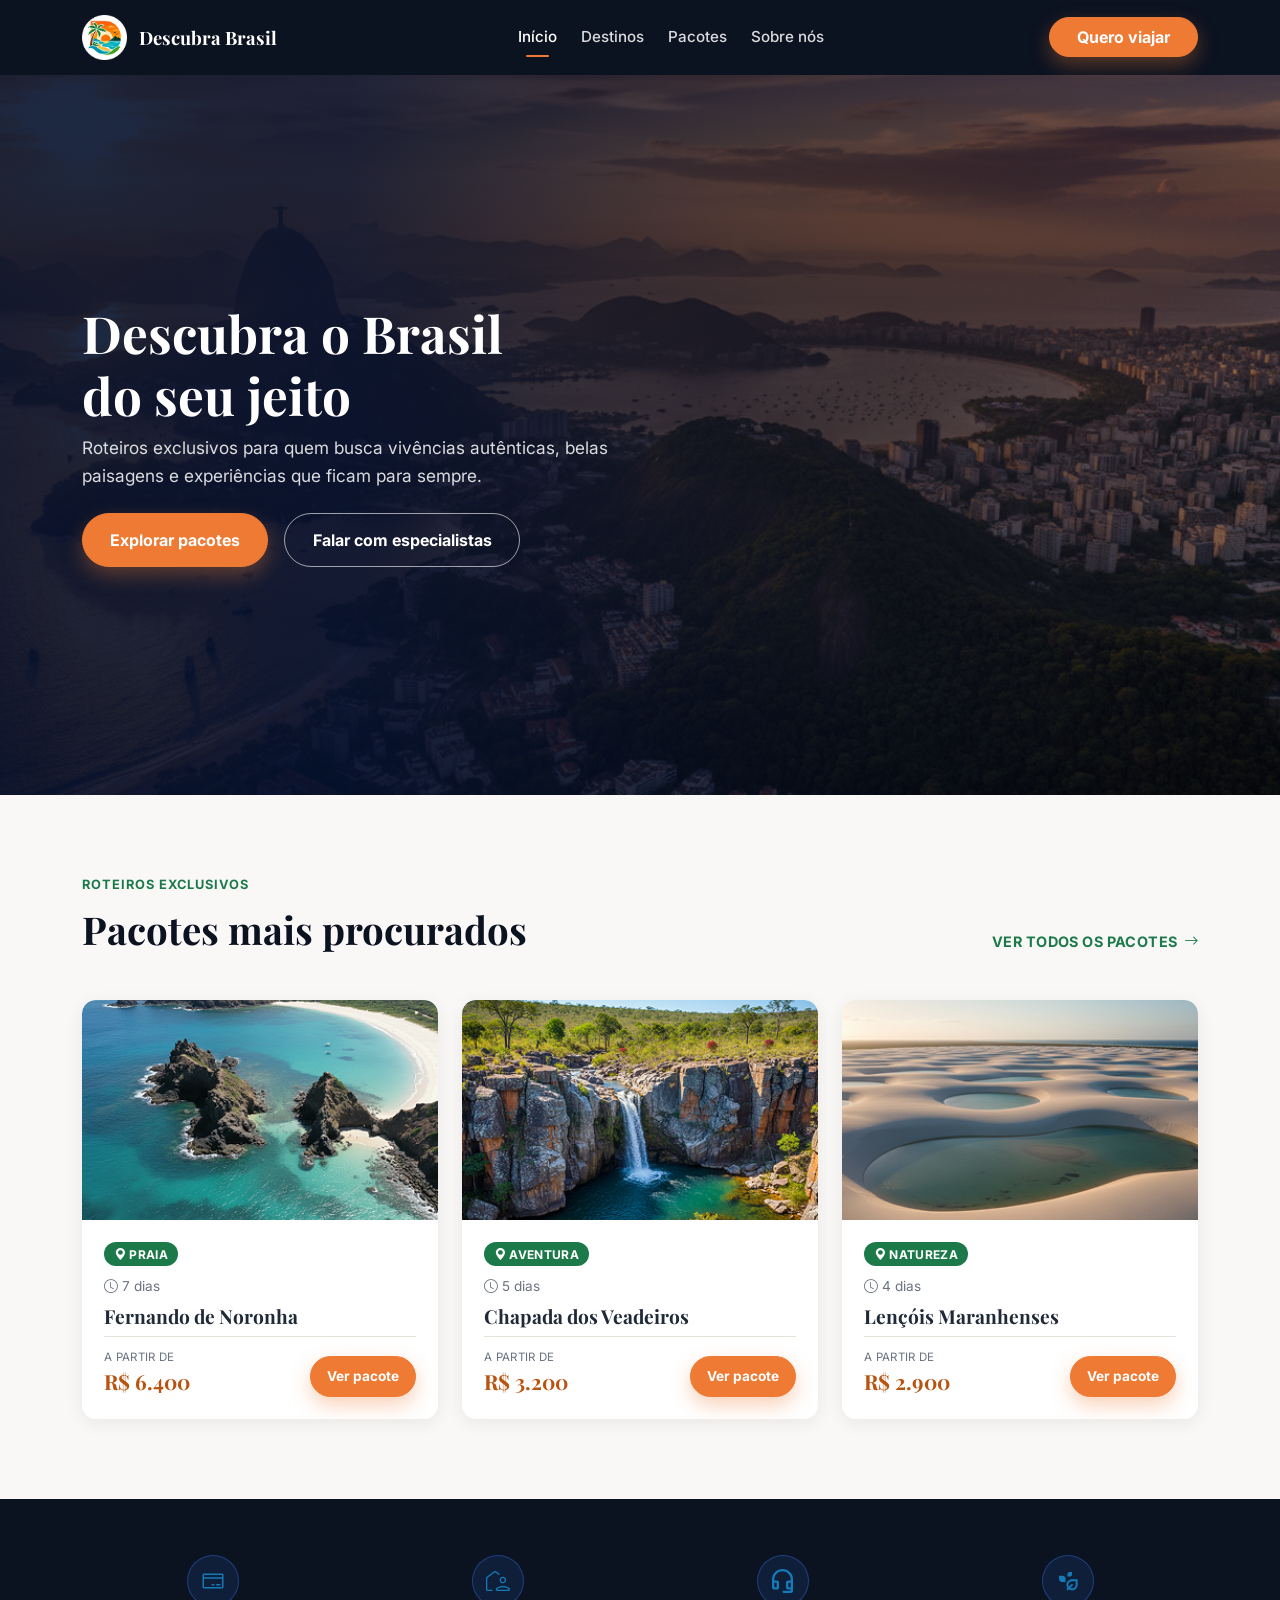
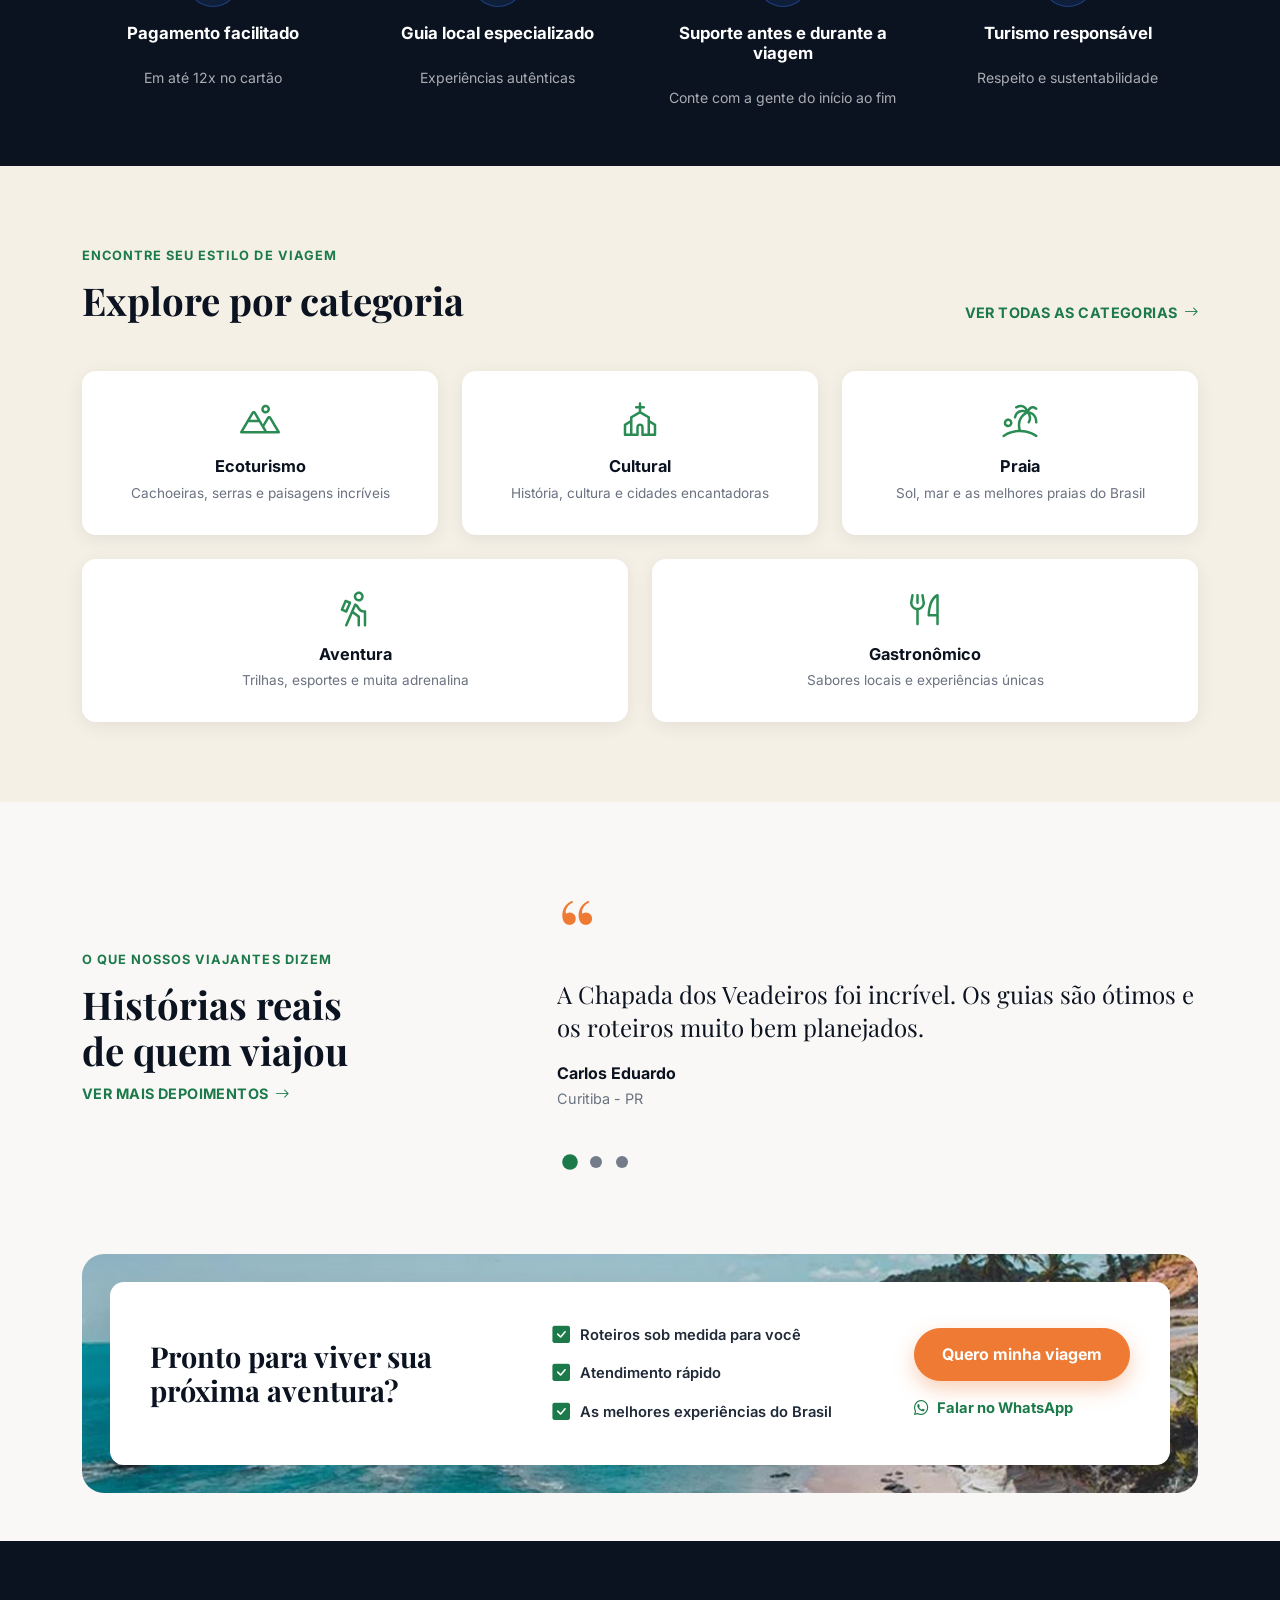
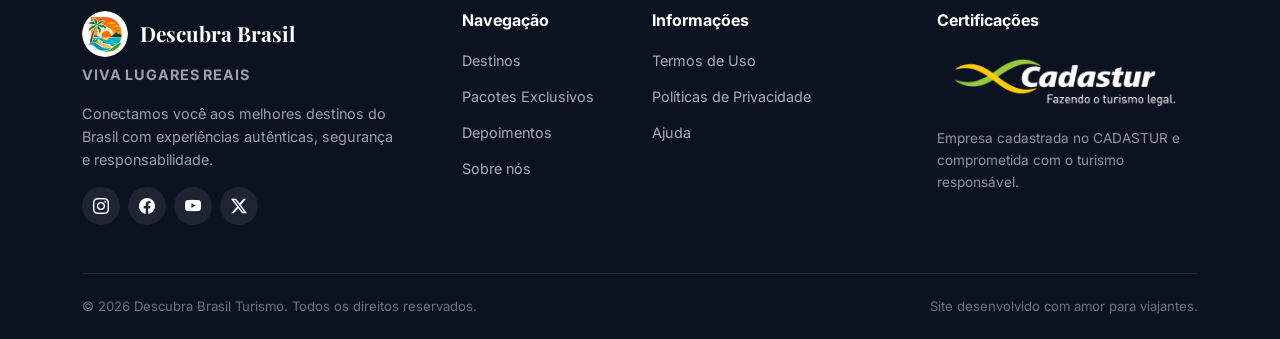
<file: index.html>
<!DOCTYPE html>
<html lang="pt-BR">
<head>
    <meta charset="UTF-8">
    <meta name="viewport" content="width=device-width, initial-scale=1.0">
    <title>Descubra Brasil | Agência de turismo e pacotes de viagem pelo Brasil</title>
    <meta name="description" content="Roteiros exclusivos para conhecer o Brasil com segurança e autenticidade. Descubra pacotes de ecoturismo, praia, cultura, aventura e gastronomia com a Descubra Brasil.">
    <meta name="keywords" content="turismo no brasil, pacotes de viagem, passeios, ecoturismo, praias do brasil, viagens nacionais">
    <link rel="canonical" href="https://www.descubrabrasil.com.br/">
    <meta property="og:title" content="Descubra Brasil | Viva lugares reais">
    <meta property="og:description" content="Roteiros exclusivos para quem busca vivências autênticas, belas paisagens e experiências que ficam para sempre.">
    <meta property="og:image" content="img/home/imgHero.png">
    <meta property="og:type" content="website">
    <meta property="og:locale" content="pt_BR">
    <link rel="icon" href="img/geral/LogoAgencia.png" type="image/png">
    <link rel="preconnect" href="https://fonts.googleapis.com">
    <link href="https://fonts.googleapis.com/css2?family=Playfair+Display:wght@600;700&family=Inter:wght@400;500;600;700&family=Sacramento&display=swap" rel="stylesheet">
    <link rel="stylesheet" href="https://cdn.jsdelivr.net/npm/bootstrap@5.3.3/dist/css/bootstrap.min.css">
    <link rel="stylesheet" href="https://cdn.jsdelivr.net/npm/bootstrap-icons@1.11.3/font/bootstrap-icons.min.css">
    <link rel="stylesheet" href="css/style.css">
</head>
<body>

    <header class="cabecalho">
        <nav class="navbar navbar-expand-lg navbar-dark navbar-descubra">
            <div class="container">
                <a class="navbar-brand" href="index.html">
                    <img src="img/geral/LogoAgencia.png" alt="" width="45" height="45">
                    <span>Descubra Brasil</span>
                </a>
                <button class="navbar-toggler" type="button" data-bs-toggle="collapse" data-bs-target="#navPrincipal"
                    aria-controls="navPrincipal" aria-expanded="false" aria-label="Abrir menu de navegação">
                    <span class="navbar-toggler-icon"></span>
                </button>
                <div class="collapse navbar-collapse" id="navPrincipal">
                    <ul class="navbar-nav mx-auto mb-2 mb-lg-0 gap-lg-2">
                        <li class="nav-item"><a class="nav-link active" aria-current="page" href="index.html">Início</a>
                        </li>
                        <li class="nav-item"><a class="nav-link" href="destinos.html">Destinos</a></li>
                        <li class="nav-item"><a class="nav-link" href="pacotes.html">Pacotes</a></li>
                        <li class="nav-item"><a class="nav-link" href="sobre.html">Sobre nós</a></li>
                    </ul>
                    <a href="pacotes.html" class="btn btn-primary nav-btn">Quero viajar</a>
                </div>
            </div>
        </nav>
    </header>

    <main id="conteudo-principal" tabindex="-1">

        <section class="hero fundoI">
            <div class="container">
                <div class="hero-conteudo">
                    <h1>Descubra o Brasil<br>do seu jeito</h1>
                    <p class="hero-texto mb-4">Roteiros exclusivos para quem busca vivências autênticas, belas paisagens
                        e experiências que ficam para sempre.</p>
                    <div class="d-flex flex-column flex-sm-row gap-3">
                        <a href="pacotes.html" class="btn btn-primary">Explorar pacotes</a>
                        <a href="https://wa.me/5500000000000" class="btn btn-outline-light" target="_blank"
                            rel="noopener">Falar com especialistas</a>
                    </div>
                </div>
            </div>
        </section>

        <section class="secao" aria-labelledby="titulo-pacotes-populares">
            <div class="container">
                <div class="d-flex justify-content-between align-items-end flex-wrap gap-3 mb-5">
                    <div>
                        <span class="eyebrow">Roteiros exclusivos</span>
                        <h2 id="titulo-pacotes-populares" class="mb-0">Pacotes mais procurados</h2>
                    </div>
                    <a href="pacotes.html" class="link-ver-mais">Ver todos os pacotes <i
                            class="bi bi-arrow-right"></i></a>
                </div>

                <div class="row g-4 justify-content-center">
                    <div class="col-lg-4 col-md-6">
                        <article class="card card-pacote">
                            <img src="img/home/FernandoNoronha.png" class="card-img-top" alt="Vista aérea das praias e falésias de Fernando de Noronha" loading="lazy">
                            <div class="card-body">
                                <span class="badge badge-categoria"><i class="bi bi-geo-alt-fill"></i>
                                    Praia</span>
                                <div class="duracao mb-2"><i class="bi bi-clock"></i> 7 dias</div>
                                <h3 class="card-title">Fernando de Noronha</h3>
                                <div class="rodape-card d-flex align-items-end justify-content-between gap-2">
                                    <div class="preco-a-partir">
                                        <span>A partir de</span>
                                        <strong>R$ 6.400</strong>
                                    </div>
                                    <a href="pacote.html" class="btn btn-primary">Ver pacote</a>
                                </div>
                            </div>
                        </article>
                    </div>

                    <div class="col-lg-4 col-md-6">
                        <article class="card card-pacote">
                            <img src="img/home/ChapadaVeadeiros.png" class="card-img-top" alt="Cachoeira em meio ao cerrado na Chapada dos Veadeiros" loading="lazy">
                            <div class="card-body">
                                <span class="badge badge-categoria"><i class="bi bi-geo-alt-fill"></i>
                                    Aventura</span>
                                <div class="duracao mb-2"><i class="bi bi-clock"></i> 5 dias</div>
                                <h3 class="card-title">Chapada dos Veadeiros</h3>
                                <div class="rodape-card d-flex align-items-end justify-content-between gap-2">
                                    <div class="preco-a-partir">
                                        <span>A partir de</span>
                                        <strong>R$ 3.200</strong>
                                    </div>
                                    <a href="pacote.html" class="btn btn-primary">Ver pacote</a>
                                </div>
                            </div>
                        </article>
                    </div>

                    <div class="col-lg-4 col-md-6">
                        <article class="card card-pacote">
                            <img src="img/home/LencoisMaranhenses.png" class="card-img-top" alt="Lagoas de água doce entre as dunas dos Lençóis Maranhenses" loading="lazy">
                            <div class="card-body">
                                <span class="badge badge-categoria"><i class="bi bi-geo-alt-fill"></i>
                                    Natureza</span>
                                <div class="duracao mb-2"><i class="bi bi-clock"></i> 4 dias</div>
                                <h3 class="card-title">Lençóis Maranhenses</h3>
                                <div class="rodape-card d-flex align-items-end justify-content-between gap-2">
                                    <div class="preco-a-partir">
                                        <span>A partir de</span>
                                        <strong>R$ 2.900</strong>
                                    </div>
                                    <a href="pacote.html" class="btn btn-primary">Ver pacote</a>
                                </div>
                            </div>
                        </article>
                    </div>
                </div>
            </div>
        </section>


        <section class="barra-beneficios" aria-labelledby="titulo-beneficios">
            <div class="container text-center">
                <div class="row g-4">
                    <div class="col-6 col-lg-3">
                        <div class="item-beneficio d-flex flex-column align-items-center gap-3">
                            <div class="icone-beneficio">
                                <img src="img/home/cartaoIcone.svg" alt="icone de cartão de crédito" width="24" height="24">
                            </div>
                            <h3>Pagamento facilitado</h3>
                            <p>Em até 12x no cartão</p>
                        </div>
                    </div>

                    <div class="col-6 col-lg-3">
                        <div class="item-beneficio d-flex flex-column align-items-center gap-3">
                            <div class="icone-beneficio">
                                <img src="img/home/guiaIcone.svg" alt="icone de guia local" width="24" height="24">
                            </div>
                            <h3>Guia local especializado</h3>
                            <p>Experiências autênticas</p>
                        </div>
                    </div>

                    <div class="col-6 col-lg-3">
                        <div class="item-beneficio d-flex flex-column align-items-center gap-3">
                            <div class="icone-beneficio">
                                <img src="img/home/suporteIcone.svg" alt="icone de suporte" width="24" height="24">
                            </div>
                            <h3>Suporte antes e durante a viagem</h3>
                            <p>Conte com a gente do início ao fim</p>
                        </div>
                    </div>

                    <div class="col-6 col-lg-3">
                        <div class="item-beneficio d-flex flex-column align-items-center gap-3">
                            <div class="icone-beneficio">
                                <img src="img/home/folhaIcone.svg" alt="icone de folha" width="24" height="24">
                            </div>
                            <h3>Turismo responsável</h3>
                            <p>Respeito e sustentabilidade</p>
                        </div>
                    </div>
                </div>
            </div>
        </section>


        <section class="secao secao-categorias" aria-labelledby="titulo-categorias">
            <div class="container">
                <div class="d-flex justify-content-between align-items-end flex-wrap gap-3 mb-5">
                    <div>
                        <span class="eyebrow">Encontre seu estilo de viagem</span>
                        <h2 id="titulo-categorias" class="mb-0">Explore por categoria</h2>
                    </div>
                    <a href="pacotes.html" class="link-ver-mais">Ver todas as categorias <i class="bi bi-arrow-right"></i></a>
                </div>

                <div class="row g-4 justify-content-center">
                    <div class="col-sm-6 col-lg-4">
                        <a href="pacotes.html#ecoturismo" class="card-categoria">
                            <img src="img/home/MontanhaIcone.svg" alt="Icone de Montanha representando ecoturismo" width="40" height="40">
                            <h3>Ecoturismo</h3>
                            <p>Cachoeiras, serras e paisagens incríveis</p>
                        </a>
                    </div>
                    <div class="col-sm-6 col-lg-4">
                        <a href="pacotes.html#cultural" class="card-categoria">
                            <img src="img/home/culturaIcone.svg" alt="Icone de Cultura representando turismo cultural" width="40" height="40">
                            <h3>Cultural</h3>
                            <p>História, cultura e cidades encantadoras</p>
                        </a>
                    </div>
                    <div class="col-sm-6 col-lg-4">
                        <a href="pacotes.html#praia" class="card-categoria">
                            <img src="img/home/PraiaIcone.svg" alt="Icone de Praia representando turismo de praia" width="40" height="40">
                            <h3>Praia</h3>
                            <p>Sol, mar e as melhores praias do Brasil</p>
                        </a>
                    </div>
                    <div class="col-sm-6 col-lg-6">
                        <a href="pacotes.html#aventura" class="card-categoria">
                            <img src="img/home/aventuraIcone.svg" alt="Icone de Aventura representando turismo de aventura" width="40" height="40">
                            <h3>Aventura</h3>
                            <p>Trilhas, esportes e muita adrenalina</p>
                        </a>
                    </div>
                    <div class="col-sm-6 col-lg-6">
                        <a href="pacotes.html#gastronomico" class="card-categoria">
                            <img src="img/home/comidaIcone.svg" alt="Icone de Comida representando turismo gastronômico" width="40" height="40">
                            <h3>Gastronômico</h3>
                            <p>Sabores locais e experiências únicas</p>
                        </a>
                    </div>
                </div>
            </div>
        </section>

        <section class="secao" aria-labelledby="titulo-depoimentos">
            <div class="container">
                <div class="row align-items-center g-4">
                    <div class="col-lg-5">
                        <span class="eyebrow">O que nossos viajantes dizem</span>
                        <h2 id="titulo-depoimentos">Histórias reais<br>de quem viajou</h2>
                        <a href="sobre.html#depoimentos" class="link-ver-mais">Ver mais depoimentos <i
                                class="bi bi-arrow-right"></i></a>
                    </div>

                    <div class="col-lg-7">
                        <span class="aspas" aria-hidden="true">&ldquo;</span>

                        <div id="carrosselDepoimentos" class="carousel slide carousel-depoimento"
                            data-bs-ride="carousel" data-bs-interval="7000">
                            <div class="carousel-inner">
                                <div class="carousel-item active">
                                    <blockquote class="mb-3">A Chapada dos Veadeiros foi incrível. Os guias são ótimos e
                                        os roteiros muito bem planejados.</blockquote>
                                    <p class="autor-nome">Carlos Eduardo</p>
                                    <p class="autor-local">Curitiba - PR</p>
                                </div>
                                <div class="carousel-item">
                                    <blockquote class="mb-3">Foi tudo perfeito! A equipe cuidou de cada detalhe e a
                                        viagem superou todas as expectativas.</blockquote>
                                    <p class="autor-nome">Juliana Martins</p>
                                    <p class="autor-local">São Paulo - SP</p>
                                </div>
                                <div class="carousel-item">
                                    <blockquote class="mb-3">Já quero minha próxima viagem! Atendimento impecável do
                                        início ao fim.</blockquote>
                                    <p class="autor-nome">Eliana Lopes</p>
                                    <p class="autor-local">Vitória - ES</p>
                                </div>
                            </div>
                            <div class="carousel-indicators">
                                <button type="button" data-bs-target="#carrosselDepoimentos" data-bs-slide-to="0"
                                    class="active" aria-current="true" aria-label="Depoimento 1"></button>
                                <button type="button" data-bs-target="#carrosselDepoimentos" data-bs-slide-to="1"
                                    aria-label="Depoimento 2"></button>
                                <button type="button" data-bs-target="#carrosselDepoimentos" data-bs-slide-to="2"
                                    aria-label="Depoimento 3"></button>
                            </div>
                        </div>
                    </div>
                </div>
            </div>
        </section>


        <section class="pb-5" aria-labelledby="titulo-cta-final-sobre">
            <div class="container">
                <div class="cta-final-caixa">
                    <div class="cta-final-painel d-flex align-items-center justify-content-between flex-wrap gap-4">

                        <h2 id="titulo-cta-final-sobre" class="mb-0 cta-final-titulo">
                            Pronto para viver sua próxima aventura?
                        </h2>

                        <ul class="lista-check">
                            <li><i class="bi bi-check-square-fill"></i> Roteiros sob medida para você</li>
                            <li><i class="bi bi-check-square-fill"></i> Atendimento rápido</li>
                            <li><i class="bi bi-check-square-fill"></i> As melhores experiências do Brasil</li>
                        </ul>

                        <div class="d-flex flex-column align-items-center align-items-md-start gap-3">
                            <a href="pacotes.html" class="btn btn-primary">Quero minha viagem</a>

                            <a href="https://wa.me/5500000000000" class="link-whatsapp" target="_blank" rel="noopener">
                                <i class="bi bi-whatsapp"></i> Falar no WhatsApp
                            </a>
                        </div>

                    </div>
                </div>
            </div>
        </section>
    </main>



    <footer class="rodape">
        <div class="container">
            <div class="row gy-5 pb-5 rodape-grade">

                <div class="col-lg-4 col-md-6 rodape-marca h-card text-center text-lg-start">
                    <a href="index.html" class="marca justify-content-center justify-content-lg-start">
                        <img src="img/geral/LogoAgencia.png" alt="Logo da Agência de Viagens Descubra Brasil">
                        <span class="nome-marca p-name">Descubra Brasil</span>
                    </a>

                    <p class="rodape-tagline">Viva lugares reais</p>
                    <p>Conectamos você aos melhores destinos do Brasil com experiências autênticas, segurança e
                        responsabilidade.</p>

                    <div class="rodape-social d-flex justify-content-center justify-content-lg-start gap-2">
                        <a href="https://www.instagram.com/" aria-label="Descubra Brasil no Instagram"><i class="bi bi-instagram"></i></a>
                        <a href="https://www.facebook.com/?locale=pt_BR" aria-label="Descubra Brasil no Facebook"><i class="bi bi-facebook"></i></a>
                        <a href="https://www.youtube.com/" aria-label="Descubra Brasil no YouTube"><i class="bi bi-youtube"></i></a>
                        <a href="https://x.com/?lang=pt" aria-label="Descubra Brasil no X"><i class="bi bi-twitter-x"></i></a>
                    </div>
                </div>

                <div class="col-lg-2 col-md-6 text-center text-lg-start">
                    <h3>Navegação</h3>
                    <nav aria-label="Navegação do rodapé">
                        <ul>
                            <li><a href="destinos.html">Destinos</a></li>
                            <li><a href="pacotes.html">Pacotes Exclusivos</a></li>
                            <li><a href="sobre.html#depoimentos">Depoimentos</a></li>
                            <li><a href="sobre.html">Sobre nós</a></li>
                        </ul>
                    </nav>
                </div>

                <div class="col-lg-3 col-md-6 text-center text-lg-start">
                    <h3>Informações</h3>
                    <nav aria-label="Informações institucionais">
                        <ul>
                            <li><a href="sobre.html">Termos de Uso</a></li>
                            <li><a href="sobre.html">Políticas de Privacidade</a></li>
                            <li><a href="sobre.html">Ajuda</a></li>
                        </ul>
                    </nav>
                </div>

                <div class="col-lg-3 col-md-6 rodape-certificacao text-center text-lg-start">
                    <h3>Certificações</h3>
                    <div class="selo-cadastur mx-auto mx-lg-0" role="img"
                        aria-label="Selo CADASTUR - Ministério do Turismo">
                        <img src="img/geral/logoCadasturB.png" alt="Selo CADASTUR - Ministério do Turismo">
                    </div>
                    <p>Empresa cadastrada no CADASTUR e comprometida com o turismo responsável.</p>
                </div>

            </div>

            <div class="rodape-inferior d-flex justify-content-between align-items-center flex-wrap gap-2 text-center">
                <p class="mb-0">&copy; 2026 Descubra Brasil Turismo. Todos os direitos reservados.</p>
                <p class="mb-0">Site desenvolvido com amor para viajantes.</p>
            </div>
        </div>
    </footer>

    <script src="https://cdn.jsdelivr.net/npm/bootstrap@5.3.3/dist/js/bootstrap.bundle.min.js"></script>
    <script src="js/script.js"></script>
</body>

</html>
</file>
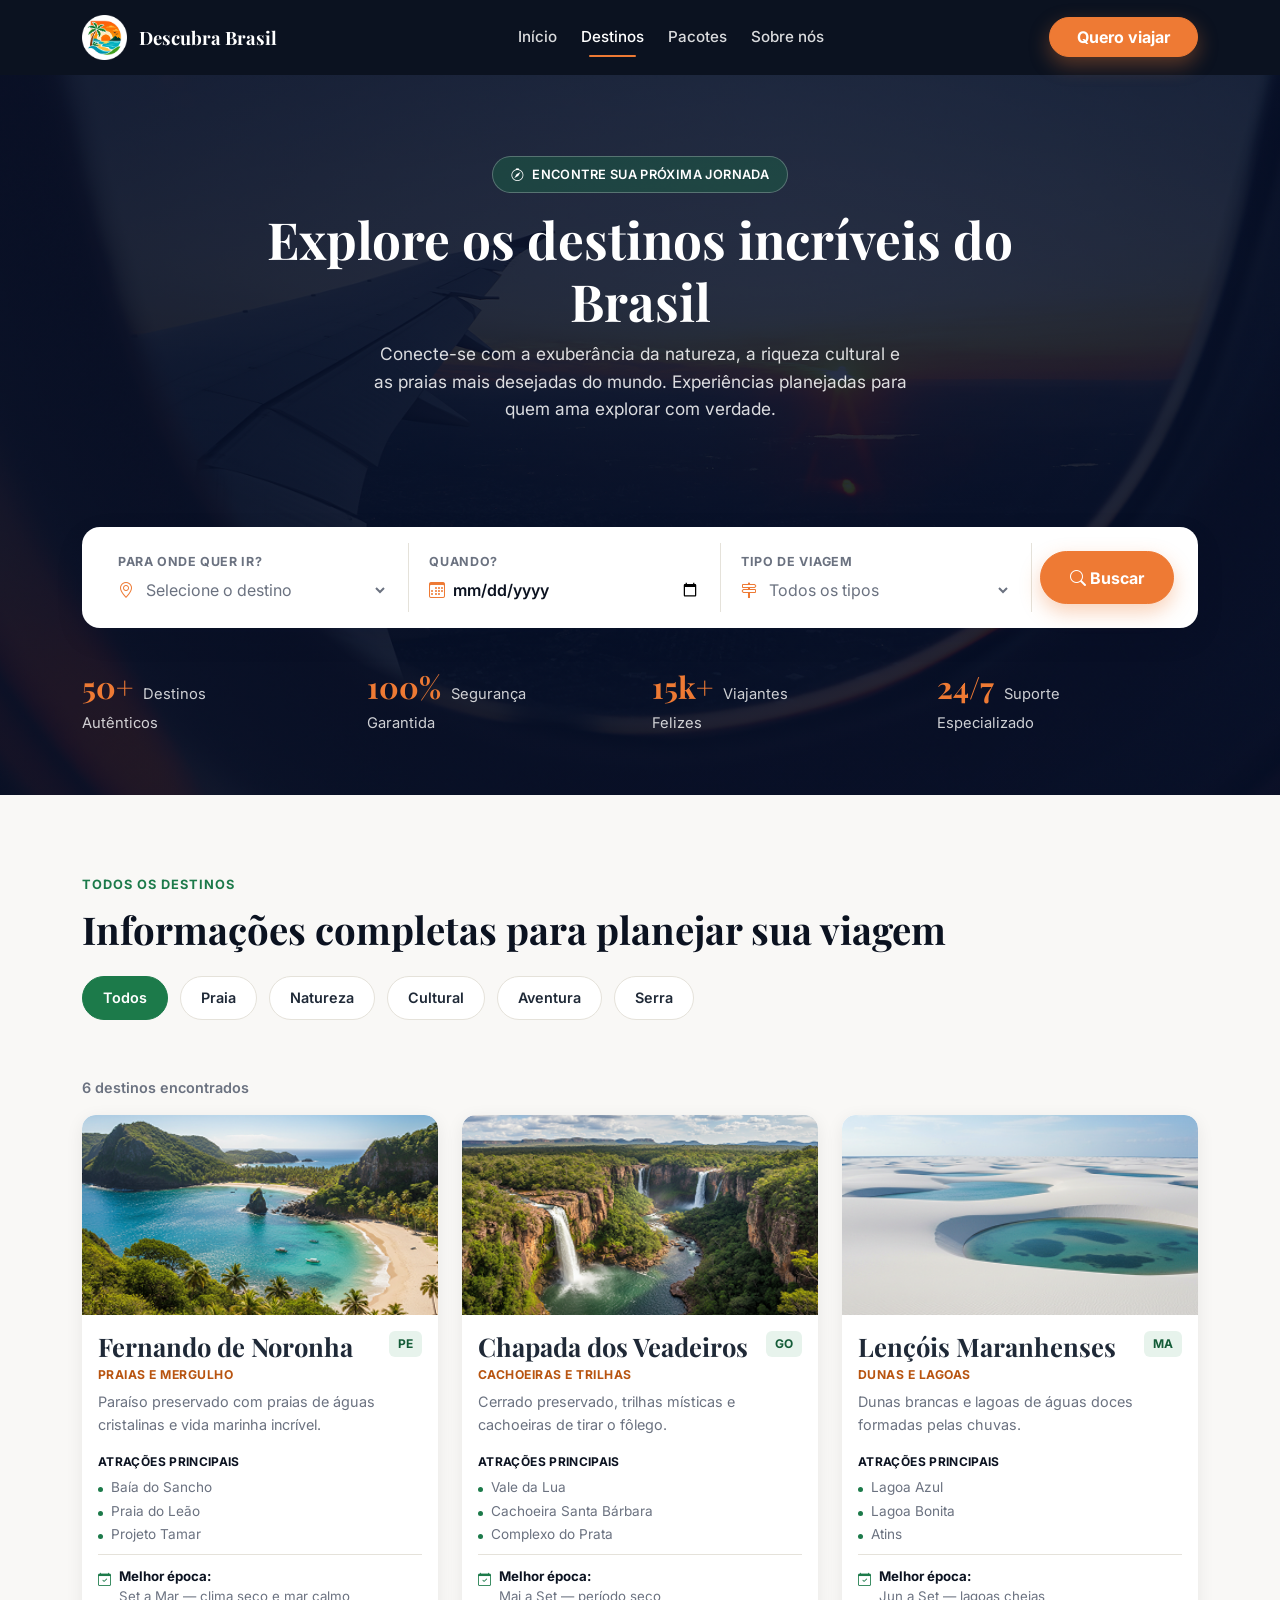
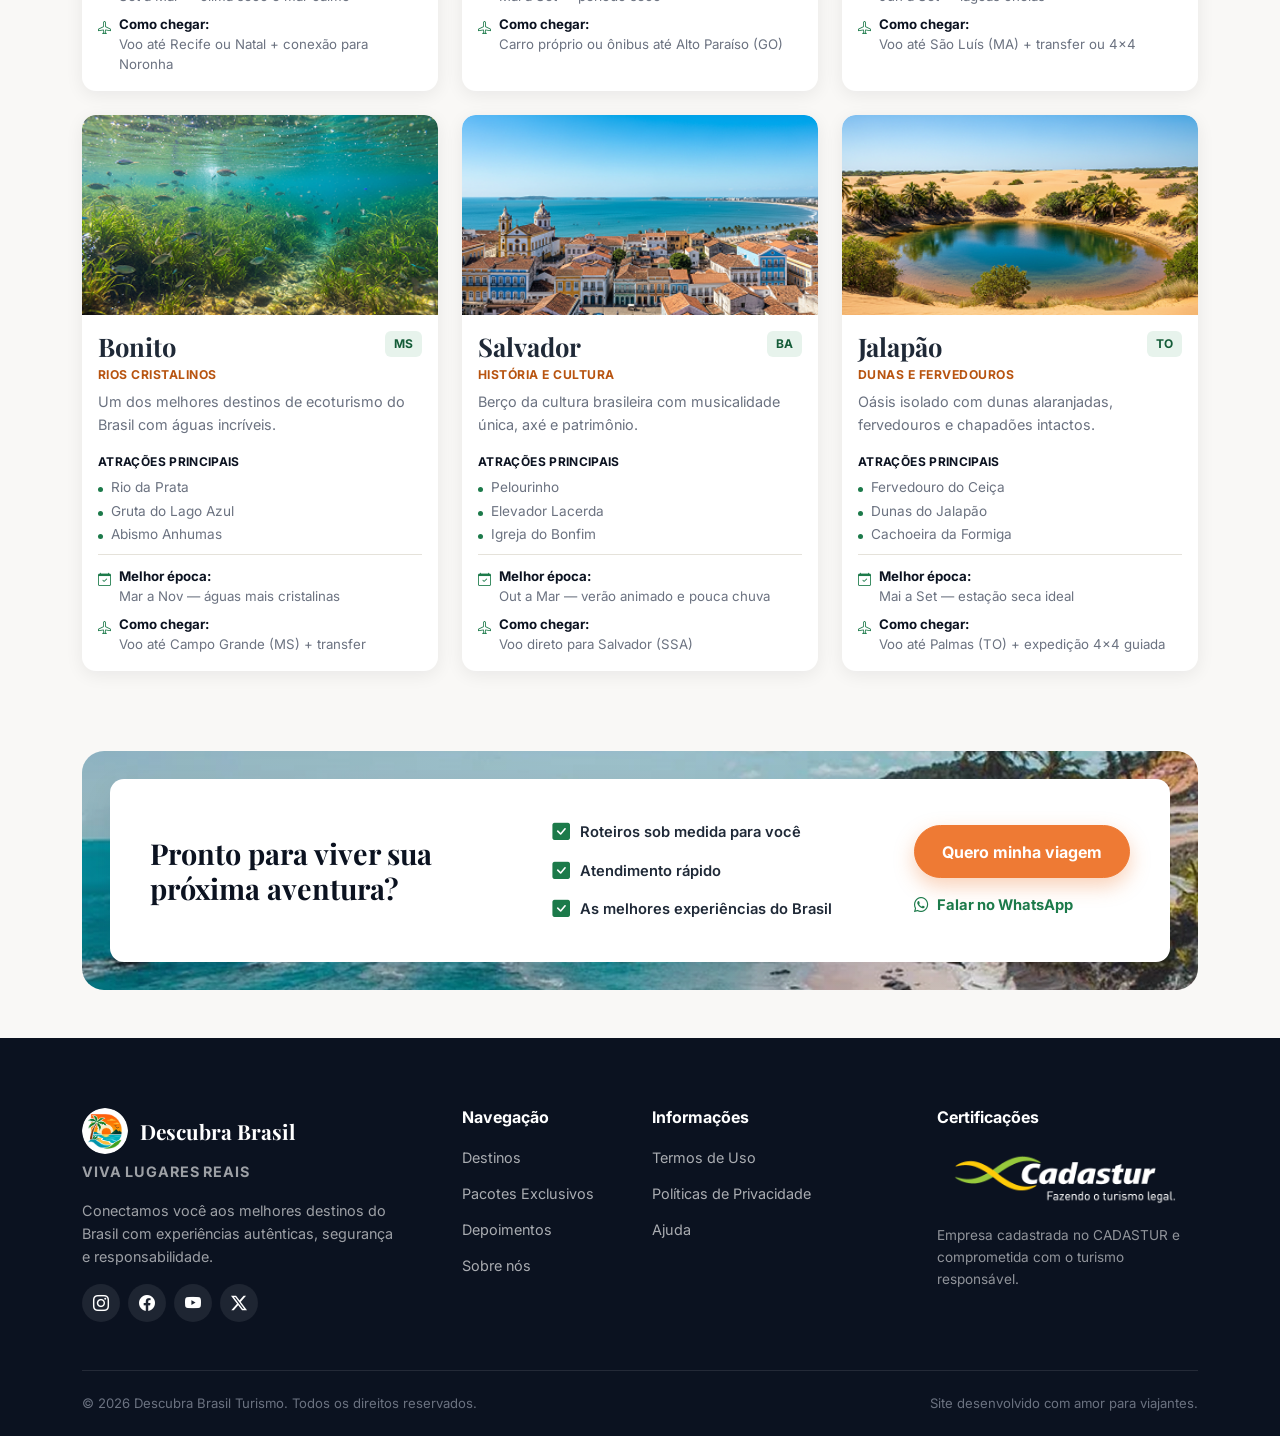
<file: destinos.html>
<!DOCTYPE html>
<html lang="pt-BR">
<head>
    <meta charset="UTF-8">
    <meta name="viewport" content="width=device-width, initial-scale=1.0">
    <title>Destinos | Descubra Brasil - os lugares mais incríveis do país</title>
    <meta name="description" content="Explore destinos turísticos por todo o Brasil: praias, ecoturismo, cultura e aventura. Atrações, melhor época para visitar e como chegar em cada um.">
    <meta name="keywords" content="destinos turísticos brasil, praias, ecoturismo, roteiros de viagem, passeios brasil">
    <link rel="canonical" href="https://www.descubrabrasil.com.br/destinos.html">
    <meta property="og:title" content="Destinos | Descubra Brasil">
    <meta property="og:description" content="Conecte-se com a exuberância da natureza, a riqueza cultural e as praias mais desejadas do Brasil.">
    <meta property="og:image" content="img/destinos/fundoHeroDestinos.png">
    <meta property="og:type" content="website">
    <meta property="og:locale" content="pt_BR">
    <link rel="icon" href="img/geral/LogoAgencia.png" type="image/png">
    <link rel="preconnect" href="https://fonts.googleapis.com">
    <link href="https://fonts.googleapis.com/css2?family=Playfair+Display:wght@600;700&family=Inter:wght@400;500;600;700&family=Sacramento&display=swap" rel="stylesheet">
    <link rel="stylesheet" href="https://cdn.jsdelivr.net/npm/bootstrap@5.3.3/dist/css/bootstrap.min.css">
    <link rel="stylesheet" href="https://cdn.jsdelivr.net/npm/bootstrap-icons@1.11.3/font/bootstrap-icons.min.css">
    <link rel="stylesheet" href="css/style.css">
</head>
<body>

    <header class="cabecalho">
        <nav class="navbar navbar-expand-lg navbar-dark navbar-descubra">
            <div class="container">
                <a class="navbar-brand" href="index.html">
                    <img src="img/geral/LogoAgencia.png" alt="" width="45" height="45">
                    <span>Descubra Brasil</span>
                </a>
                <button class="navbar-toggler" type="button" data-bs-toggle="collapse" data-bs-target="#navPrincipal"
                    aria-controls="navPrincipal" aria-expanded="false" aria-label="Abrir menu de navegação">
                    <span class="navbar-toggler-icon"></span>
                </button>
                <div class="collapse navbar-collapse" id="navPrincipal">
                    <ul class="navbar-nav mx-auto mb-2 mb-lg-0 gap-lg-2">
                        <li class="nav-item"><a class="nav-link" href="index.html">Início</a></li>
                        <li class="nav-item"><a class="nav-link active" aria-current="page"
                                href="destinos.html">Destinos</a></li>
                        <li class="nav-item"><a class="nav-link" href="pacotes.html">Pacotes</a></li>
                        <li class="nav-item"><a class="nav-link" href="sobre.html">Sobre nós</a></li>
                    </ul>
                    <a href="pacotes.html" class="btn btn-primary nav-btn">Quero viajar</a>
                </div>
            </div>
        </nav>
    </header>

    <main id="conteudo-principal" tabindex="-1">

        <section class="hero fundoD">
            <div class="container">
                <div class="hero-conteudo centralizado">
                    <span class="selo-hero mb-3 d-inline-flex"><i class="bi bi-compass"></i> Encontre sua próxima
                        jornada</span>
                    <h1>Explore os destinos incríveis do Brasil</h1>
                    <p class="hero-texto mb-4">Conecte-se com a exuberância da natureza, a riqueza cultural e as praias
                        mais desejadas do mundo. Experiências planejadas para quem ama explorar com verdade.</p>
                </div>

                <form class="busca-hero row g-0 align-items-center p-3" role="search" aria-label="Buscar destino" novalidate>
                    <div class="col-md-4 col-lg campo-busca">
                        <label for="busca-destino">Para onde quer ir?</label>
                        <div class="valor-campo"><i class="bi bi-geo-alt"></i>
                            <select id="busca-destino" name="destino">
                                <option value="">Selecione o destino</option>
                                <option value="fernando-de-noronha">Fernando de Noronha</option>
                                <option value="chapada-dos-veadeiros">Chapada dos Veadeiros</option>
                                <option value="lencois-maranhenses">Lençóis Maranhenses</option>
                                <option value="bonito">Bonito</option>
                                <option value="salvador">Salvador</option>
                                <option value="jalapao">Jalapão</option>
                            </select>
                        </div>
                    </div>
                    <div class="col-md-4 col-lg campo-busca">
                        <label for="busca-data">Quando?</label>
                        <div class="valor-campo"><i class="bi bi-calendar3"></i>
                            <input type="date" id="busca-data" name="data">
                        </div>
                    </div>
                    <div class="col-md-4 col-lg campo-busca">
                        <label for="busca-tipo">Tipo de viagem</label>
                        <div class="valor-campo"><i class="bi bi-signpost-2"></i>
                            <select id="busca-tipo" name="tipo">
                                <option value="">Todos os tipos</option>
                                <option value="ecoturismo">Ecoturismo</option>
                                <option value="cultural">Cultural</option>
                                <option value="praia">Praia</option>
                                <option value="aventura">Aventura</option>
                                <option value="gastronomico">Gastronômico</option>
                            </select>
                        </div>
                    </div>
                    <div class="col-12 col-lg-auto p-2">
                        <button type="submit" class="btn btn-primary btn-busca"><i class="bi bi-search"></i>
                            Buscar</button>
                    </div>
                </form>

                <div class="alert alert-danger mt-3 mb-0 d-none" id="mensagem-busca" role="alert"></div>

                <div class="row estatisticas-hero">
                    <div class="col-6 col-lg-3"><strong>50+</strong><span>Destinos<br>Autênticos</span></div>
                    <div class="col-6 col-lg-3"><strong>100%</strong><span>Segurança<br>Garantida</span></div>
                    <div class="col-6 col-lg-3"><strong>15k+</strong><span>Viajantes<br>Felizes</span></div>
                    <div class="col-6 col-lg-3"><strong>24/7</strong><span>Suporte<br>Especializado</span></div>
                </div>
            </div>
        </section>


        <section class="secao" aria-labelledby="titulo-destinos">
            <div class="container">
                <div class="d-flex justify-content-between align-items-end flex-wrap gap-3 mb-4">
                    <div>
                        <span class="eyebrow">Todos os destinos</span>
                        <h2 id="titulo-destinos" class="mb-0">Informações completas para planejar sua viagem</h2>
                    </div>
                </div>

                <div class="filtros-pilula mb-5" data-filtro-grupo data-filtro-alvo="[data-categoria]">
                    <button class="pilula ativa" data-categoria="todos">Todos</button>
                    <button class="pilula" data-categoria="praia">Praia</button>
                    <button class="pilula" data-categoria="natureza">Natureza</button>
                    <button class="pilula" data-categoria="cultural">Cultural</button>
                    <button class="pilula" data-categoria="aventura">Aventura</button>
                    <button class="pilula" data-categoria="serra">Serra</button>
                </div>

                <p class="contador-resultados" id="contador-destinos" aria-live="polite"></p>
                <div class="mensagem-vazia d-none" id="mensagem-sem-destinos" role="status">
                    <i class="bi bi-compass"></i>
                    <h3>Nenhum destino encontrado</h3>
                    <p>Não encontramos destinos com esses critérios. Tente outra categoria ou limpe a busca.</p>
                    <button type="button" class="btn btn-primary" id="botao-ver-todos-destinos">Ver todos os destinos</button>
                </div>

                <div class="row g-4">
                    <div class="col-lg-4 col-md-6">
                        <article class="card card-destino" data-categoria="praia" data-destino="fernando-de-noronha">
                            <img src="img/destinos/fernandoNoronhaD.png" class="card-img-top"
                                alt="Baía do Sancho em Fernando de Noronha, com águas cristalinas" loading="lazy">
                            <div class="card-body">
                                <div class="d-flex justify-content-between align-items-start mb-1">
                                    <h3 class="card-title mb-0">Fernando de Noronha</h3>
                                    <span class="uf">PE</span>
                                </div>
                                <span class="subtitulo-destino">Praias e mergulho</span>
                                <p class="descricao-destino">Paraíso preservado com praias de águas cristalinas e vida
                                    marinha incrível.</p>
                                <div class="lista-atracoes">
                                    <p>Atrações principais</p>
                                    <ul>
                                        <li>Baía do Sancho</li>
                                        <li>Praia do Leão</li>
                                        <li>Projeto Tamar</li>
                                    </ul>
                                </div>
                                <div class="info-pratica">
                                    <div><i class="bi bi-calendar-check"></i>
                                        <span><strong>Melhor época:</strong> Set a Mar — clima seco e mar calmo</span>
                                    </div>

                                    <div><i class="bi bi-airplane"></i>
                                        <span><strong>Como chegar:</strong> Voo até Recife ou Natal + conexão para Noronha</span>
                                    </div>
                                </div>
                            </div>
                        </article>
                    </div>

                    <div class="col-lg-4 col-md-6">
                        <article class="card card-destino" data-categoria="aventura serra" data-destino="chapada-dos-veadeiros">
                            <img src="img/destinos/chapadaVeadeirosD.png" class="card-img-top"
                                alt="Cachoeira cercada por vegetação de cerrado na Chapada dos Veadeiros"
                                loading="lazy">
                            <div class="card-body">
                                <div class="d-flex justify-content-between align-items-start mb-1">
                                    <h3 class="card-title mb-0">Chapada dos Veadeiros</h3>
                                    <span class="uf">GO</span>
                                </div>
                                <span class="subtitulo-destino">Cachoeiras e trilhas</span>
                                <p class="descricao-destino">Cerrado preservado, trilhas místicas e cachoeiras de tirar
                                    o fôlego.</p>
                                <div class="lista-atracoes">
                                    <p>Atrações principais</p>
                                    <ul>
                                        <li>Vale da Lua</li>
                                        <li>Cachoeira Santa Bárbara</li>
                                        <li>Complexo do Prata</li>
                                    </ul>
                                </div>
                                <div class="info-pratica">
                                    <div><i class="bi bi-calendar-check"></i>
                                        <span><strong>Melhor época:</strong> Mai a Set — período seco</span>
                                    </div>
                                    
                                    <div><i class="bi bi-airplane"></i>
                                        <span><strong>Como chegar:</strong> Carro próprio ou ônibus até Alto Paraíso (GO)</span>
                                    </div>
                                </div>
                            </div>
                        </article>
                    </div>

                    <div class="col-lg-4 col-md-6">
                        <article class="card card-destino" data-categoria="natureza" data-destino="lencois-maranhenses">
                            <img src="img/destinos/lencoisMaranhenseD.png" class="card-img-top"
                                alt="Lagoas azuis entre as dunas brancas dos Lençóis Maranhenses" loading="lazy">
                            <div class="card-body">
                                <div class="d-flex justify-content-between align-items-start mb-1">
                                    <h3 class="card-title mb-0">Lençóis Maranhenses</h3>
                                    <span class="uf">MA</span>
                                </div>
                                <span class="subtitulo-destino">Dunas e lagoas</span>
                                <p class="descricao-destino">Dunas brancas e lagoas de águas doces formadas pelas
                                    chuvas.</p>
                                <div class="lista-atracoes">
                                    <p>Atrações principais</p>
                                    <ul>
                                        <li>Lagoa Azul</li>
                                        <li>Lagoa Bonita</li>
                                        <li>Atins</li>
                                    </ul>
                                </div>
                                <div class="info-pratica">
                                    <div><i class="bi bi-calendar-check"></i>
                                        <span><strong>Melhor época:</strong> Jun a Set — lagoas cheias</span>
                                    </div>

                                    <div><i class="bi bi-airplane"></i>
                                        <span><strong>Como chegar:</strong> Voo até São Luís (MA) + transfer ou 4x4</span>
                                    </div>
                                </div>
                            </div>
                        </article>
                    </div>

                    <div class="col-lg-4 col-md-6">
                        <article class="card card-destino" data-categoria="natureza aventura" data-destino="bonito">
                            <img src="img/destinos/bonito.png" class="card-img-top"
                                alt="Águas cristalinas de rio em Bonito, Mato Grosso do Sul" loading="lazy">
                            <div class="card-body">
                                <div class="d-flex justify-content-between align-items-start mb-1">
                                    <h3 class="card-title mb-0">Bonito</h3>
                                    <span class="uf">MS</span>
                                </div>
                                <span class="subtitulo-destino">Rios cristalinos</span>
                                <p class="descricao-destino">Um dos melhores destinos de ecoturismo do Brasil com águas
                                    incríveis.</p>
                                <div class="lista-atracoes">
                                    <p>Atrações principais</p>
                                    <ul>
                                        <li>Rio da Prata</li>
                                        <li>Gruta do Lago Azul</li>
                                        <li>Abismo Anhumas</li>
                                    </ul>
                                </div>
                                <div class="info-pratica">
                                    <div><i class="bi bi-calendar-check"></i><span><strong>Melhor época:</strong> Mar a Nov — águas mais cristalinas</span></div>
                                    <div><i class="bi bi-airplane"></i><span><strong>Como chegar:</strong> Voo até Campo Grande (MS) + transfer</span></div>
                                </div>
                            </div>
                        </article>
                    </div>

                    <div class="col-lg-4 col-md-6">
                        <article class="card card-destino" data-categoria="cultural" data-destino="salvador">
                            <img src="img/destinos/SalvadorD.png" class="card-img-top" alt="Casario colorido do Pelourinho, em Salvador" loading="lazy">
                            <div class="card-body">
                                <div class="d-flex justify-content-between align-items-start mb-1">
                                    <h3 class="card-title mb-0">Salvador</h3>
                                    <span class="uf">BA</span>
                                </div>
                                <span class="subtitulo-destino">História e cultura</span>
                                <p class="descricao-destino">Berço da cultura brasileira com musicalidade única, axé e patrimônio.</p>
                                <div class="lista-atracoes">
                                    <p>Atrações principais</p>
                                    <ul>
                                        <li>Pelourinho</li>
                                        <li>Elevador Lacerda</li>
                                        <li>Igreja do Bonfim</li>
                                    </ul>
                                </div>
                                <div class="info-pratica">
                                    <div><i class="bi bi-calendar-check"></i><span><strong>Melhor época:</strong> Out a Mar — verão animado e pouca chuva</span></div>
                                    <div><i class="bi bi-airplane"></i><span><strong>Como chegar:</strong> Voo direto para Salvador (SSA)</span></div>
                                </div>
                            </div>
                        </article>
                    </div>

                    <div class="col-lg-4 col-md-6">
                        <article class="card card-destino" data-categoria="natureza aventura" data-destino="jalapao">
                            <img src="img/destinos/jalapaoD.png" class="card-img-top"
                                alt="Dunas alaranjadas e lagoa cristalina no Jalapão" loading="lazy">
                            <div class="card-body">
                                <div class="d-flex justify-content-between align-items-start mb-1">
                                    <h3 class="card-title mb-0">Jalapão</h3>
                                    <span class="uf">TO</span>
                                </div>
                                <span class="subtitulo-destino">Dunas e fervedouros</span>
                                <p class="descricao-destino">Oásis isolado com dunas alaranjadas, fervedouros e
                                    chapadões intactos.</p>
                                <div class="lista-atracoes">
                                    <p>Atrações principais</p>
                                    <ul>
                                        <li>Fervedouro do Ceiça</li>
                                        <li>Dunas do Jalapão</li>
                                        <li>Cachoeira da Formiga</li>
                                    </ul>
                                </div>
                                <div class="info-pratica">
                                    <div><i class="bi bi-calendar-check"></i><span><strong>Melhor época:</strong> Mai a
                                            Set — estação seca ideal</span></div>
                                    <div><i class="bi bi-airplane"></i><span><strong>Como chegar:</strong> Voo até
                                            Palmas (TO) + expedição 4x4 guiada</span></div>
                                </div>
                            </div>
                        </article>
                    </div>
                </div>
            </div>
        </section>


        <section class="pb-5" aria-labelledby="titulo-cta-final-sobre">
            <div class="container">
                <div class="cta-final-caixa">
                    <div class="cta-final-painel d-flex align-items-center justify-content-between flex-wrap gap-4">

                        <h2 id="titulo-cta-final-sobre" class="mb-0 cta-final-titulo">
                            Pronto para viver sua próxima aventura?
                        </h2>

                        <ul class="lista-check">
                            <li><i class="bi bi-check-square-fill"></i> Roteiros sob medida para você</li>
                            <li><i class="bi bi-check-square-fill"></i> Atendimento rápido</li>
                            <li><i class="bi bi-check-square-fill"></i> As melhores experiências do Brasil</li>
                        </ul>

                        <div class="d-flex flex-column align-items-center align-items-md-start gap-3">
                            <a href="pacotes.html" class="btn btn-primary">Quero minha viagem</a>

                            <a href="https://wa.me/5500000000000" class="link-whatsapp" target="_blank" rel="noopener">
                                <i class="bi bi-whatsapp"></i> Falar no WhatsApp
                            </a>
                        </div>

                    </div>
                </div>
            </div>
        </section>
    </main>


    <footer class="rodape">
        <div class="container">
            <div class="row gy-5 pb-5 rodape-grade">

                <div class="col-lg-4 col-md-6 rodape-marca h-card text-center text-lg-start">
                    <a href="index.html" class="marca justify-content-center justify-content-lg-start">
                        <img src="img/geral/LogoAgencia.png" alt="">
                        <span class="nome-marca p-name">Descubra Brasil</span>
                    </a>

                    <p class="rodape-tagline">Viva lugares reais</p>
                    <p>Conectamos você aos melhores destinos do Brasil com experiências autênticas, segurança e
                        responsabilidade.</p>

                    <div class="rodape-social d-flex justify-content-center justify-content-lg-start gap-2">
                        <a href="https://www.instagram.com/" aria-label="Descubra Brasil no Instagram"><i
                                class="bi bi-instagram"></i></a>
                        <a href="https://www.facebook.com/?locale=pt_BR" aria-label="Descubra Brasil no Facebook"><i
                                class="bi bi-facebook"></i></a>
                        <a href="https://www.youtube.com/" aria-label="Descubra Brasil no YouTube"><i
                                class="bi bi-youtube"></i></a>
                        <a href="https://x.com/?lang=pt" aria-label="Descubra Brasil no X"><i
                                class="bi bi-twitter-x"></i></a>
                    </div>
                </div>

                <div class="col-lg-2 col-md-6 text-center text-lg-start">
                    <h3>Navegação</h3>
                    <nav aria-label="Navegação do rodapé">
                        <ul>
                            <li><a href="destinos.html">Destinos</a></li>
                            <li><a href="pacotes.html">Pacotes Exclusivos</a></li>
                            <li><a href="sobre.html#depoimentos">Depoimentos</a></li>
                            <li><a href="sobre.html">Sobre nós</a></li>
                        </ul>
                    </nav>
                </div>

                <div class="col-lg-3 col-md-6 text-center text-lg-start">
                    <h3>Informações</h3>
                    <nav aria-label="Informações institucionais">
                        <ul>
                            <li><a href="sobre.html">Termos de Uso</a></li>
                            <li><a href="sobre.html">Políticas de Privacidade</a></li>
                            <li><a href="sobre.html">Ajuda</a></li>
                        </ul>
                    </nav>
                </div>

                <div class="col-lg-3 col-md-6 rodape-certificacao text-center text-lg-start">
                    <h3>Certificações</h3>
                    <div class="selo-cadastur mx-auto mx-lg-0" role="img" aria-label="Selo CADASTUR - Ministério do Turismo">
                        <img src="img/geral/logoCadasturB.png" alt="Selo CADASTUR - Ministério do Turismo">
                    </div>
                    <p>Empresa cadastrada no CADASTUR e comprometida com o turismo responsável.</p>
                </div>

            </div>

            <div class="rodape-inferior d-flex justify-content-between align-items-center flex-wrap gap-2 text-center">
                <p class="mb-0">&copy; 2026 Descubra Brasil Turismo. Todos os direitos reservados.</p>
                <p class="mb-0">Site desenvolvido com amor para viajantes.</p>
            </div>
        </div>
    </footer>


    <script src="https://cdn.jsdelivr.net/npm/bootstrap@5.3.3/dist/js/bootstrap.bundle.min.js"></script>
    <script src="js/script.js"></script>
</body>

</html>
</file>
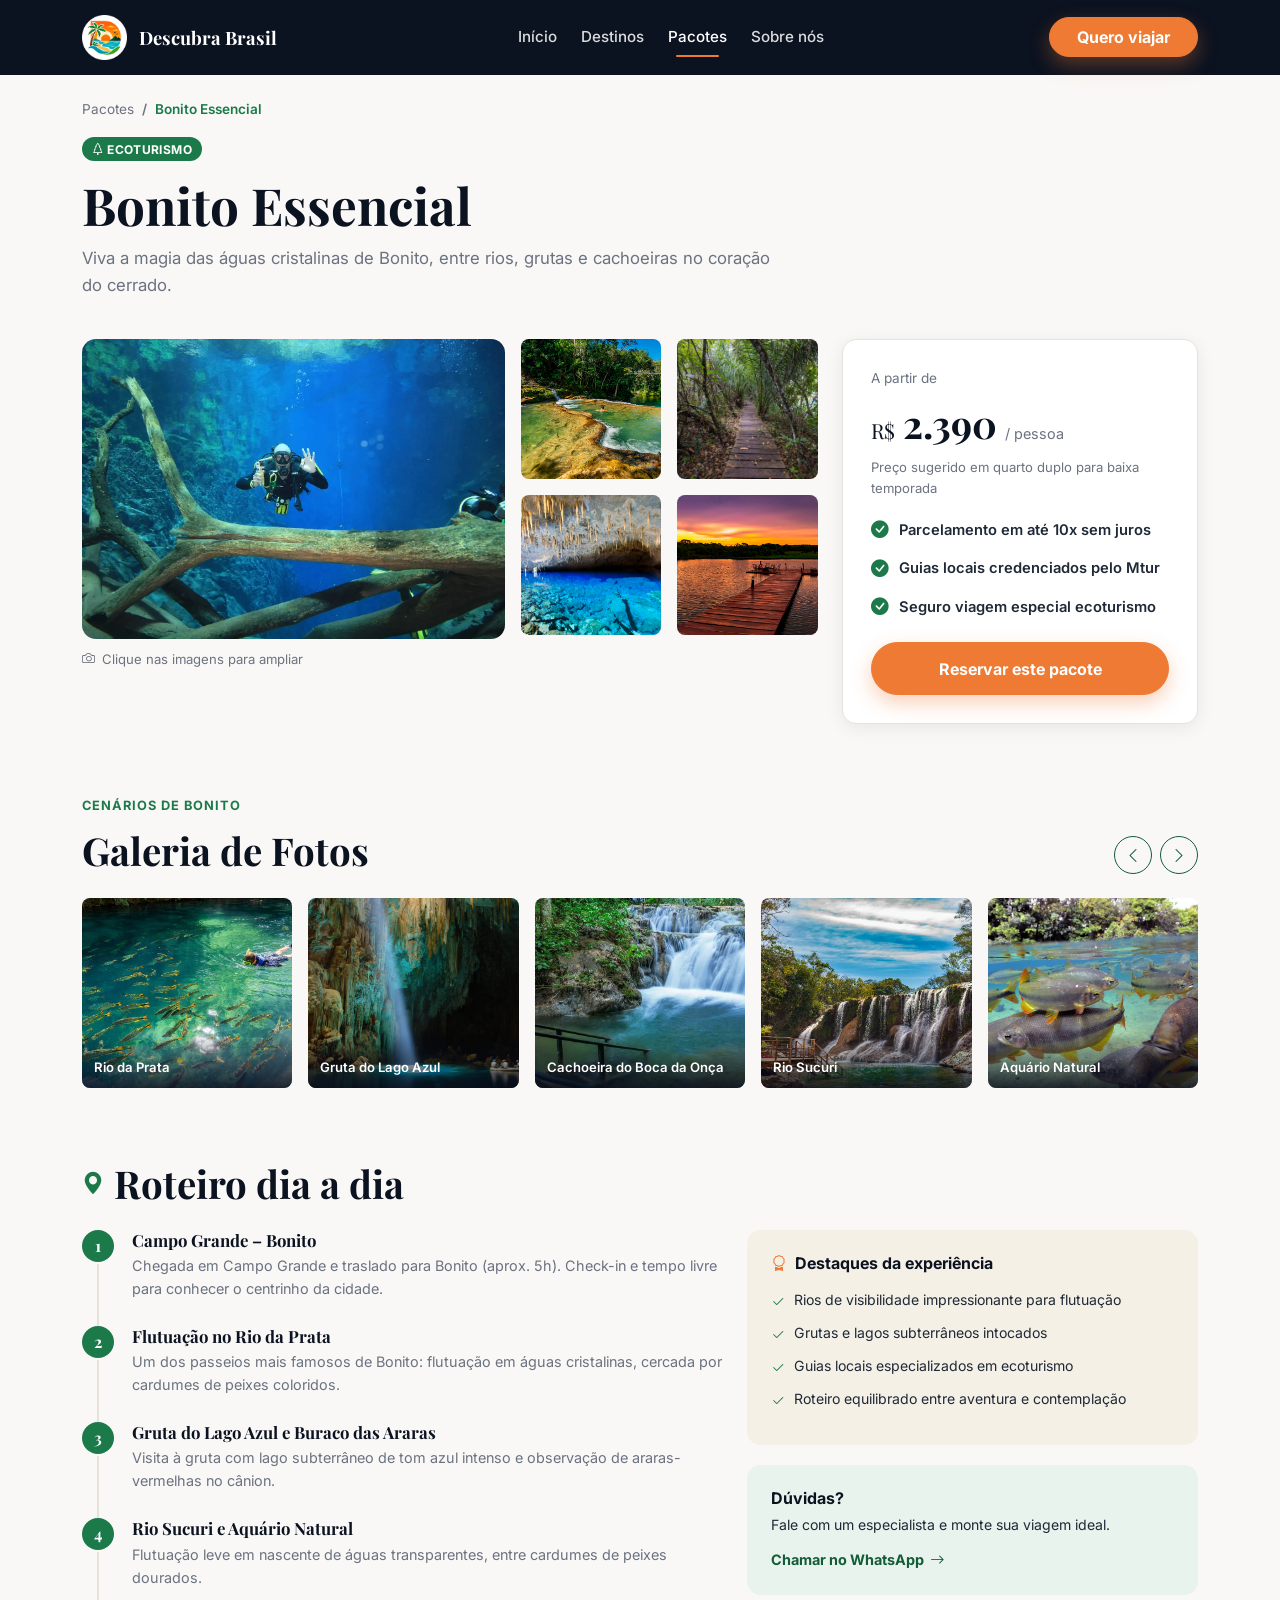
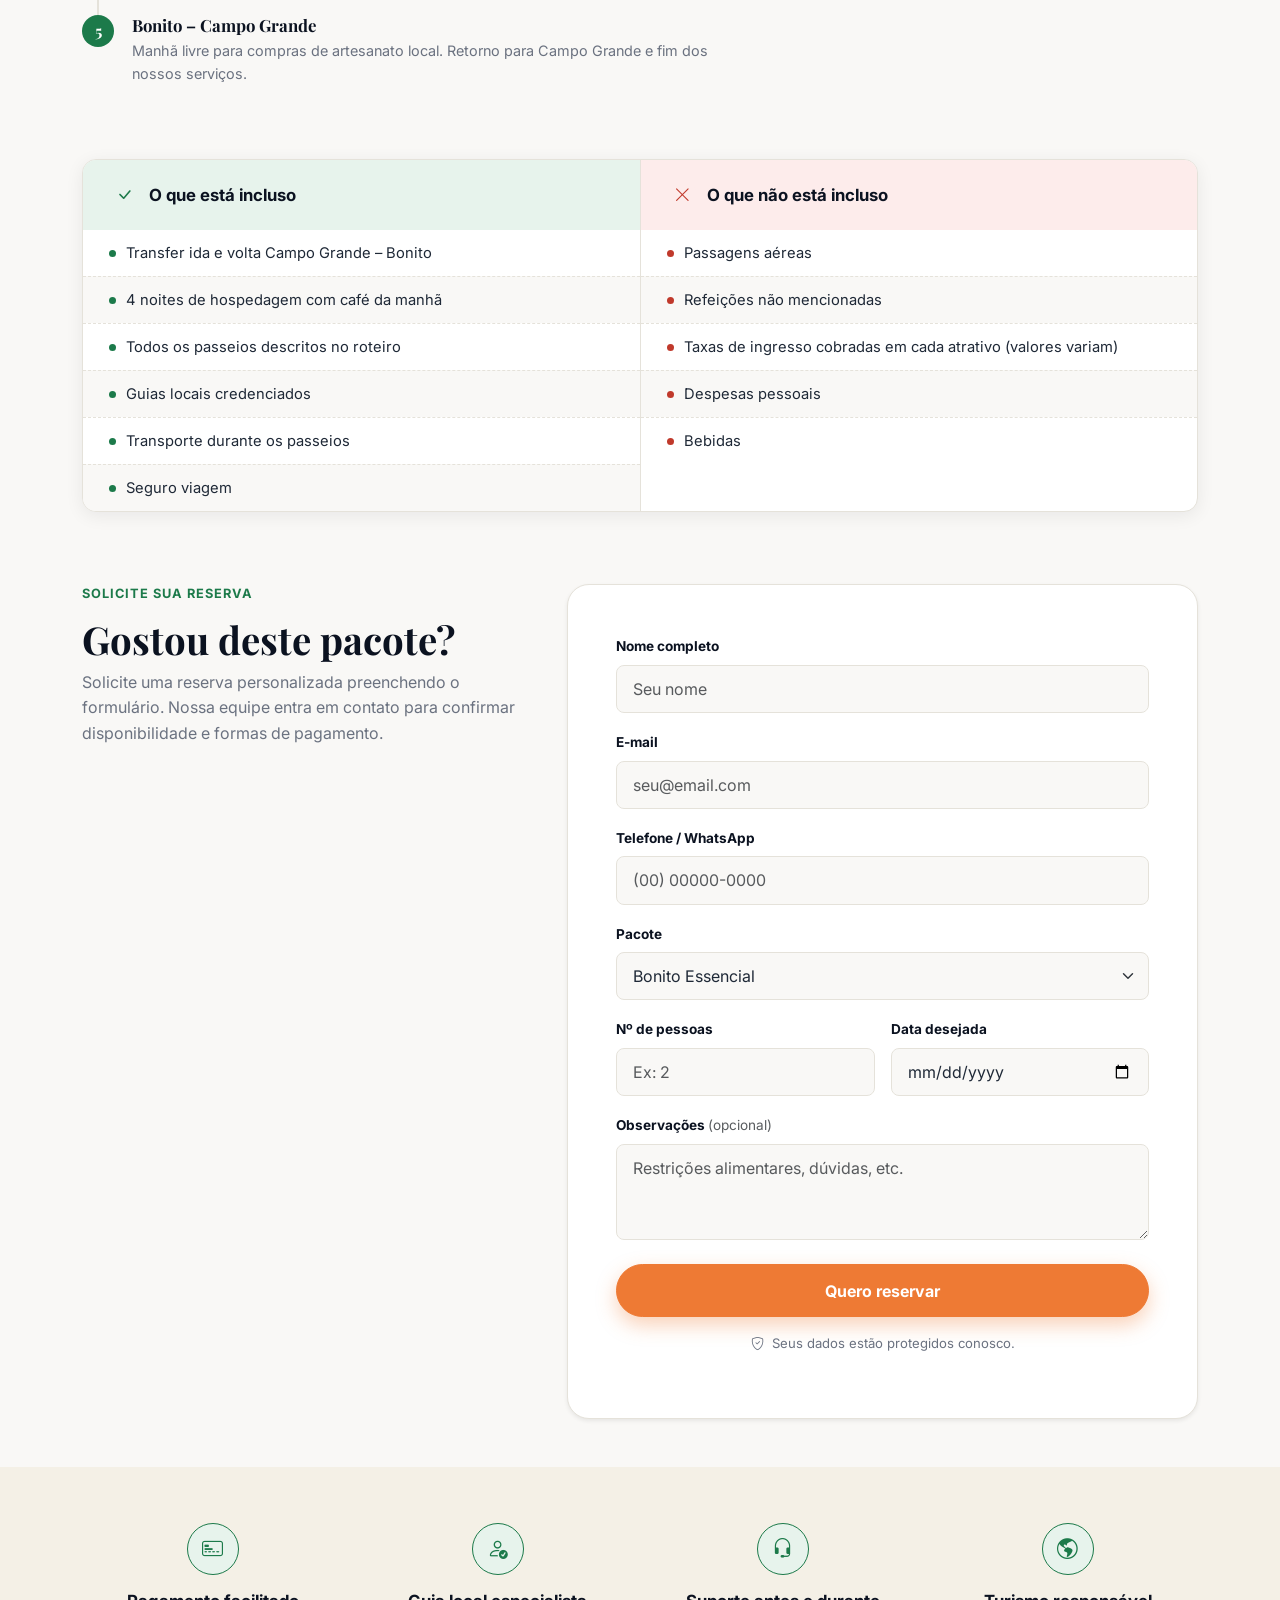
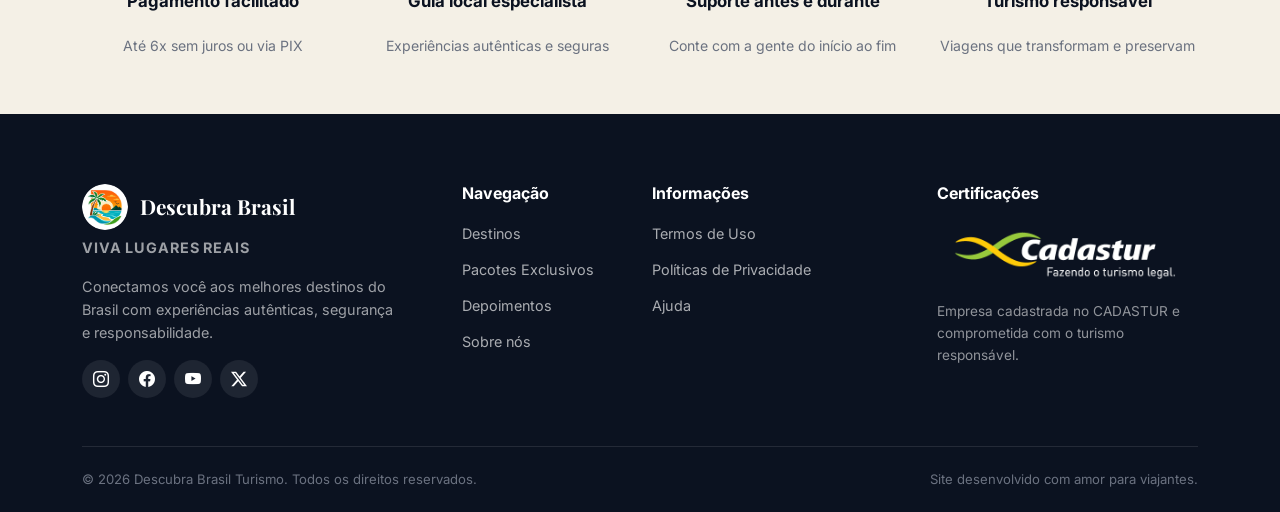
<file: pacote.html>
<!DOCTYPE html>
<html lang="pt-BR">
<head>
    <meta charset="UTF-8">
    <meta name="viewport" content="width=device-width, initial-scale=1.0">
    <title>Bonito Essencial | Pacote de 5 dias - Descubra Brasil</title>
    <meta name="description" content="Pacote Bonito Essencial: 5 dias de flutuação em rios cristalinos, grutas e cachoeiras em Bonito (MS), com roteiro dia a dia, transporte e guias locais inclusos.">
    <meta name="keywords" content="pacote bonito ms, rio da prata, gruta do lago azul, roteiro mato grosso do sul, viagem bonito">
    <link rel="canonical" href="https://www.descubrabrasil.com.br/pacote.html?destino=bonito">
    <meta property="og:title" content="Bonito Essencial | Descubra Brasil">
    <meta property="og:description" content="Viva a magia das águas cristalinas de Bonito, entre rios, grutas e cachoeiras no coração do cerrado.">
    <meta property="og:image" content="img/pacote-detalhe/main-img.png">
    <meta property="og:type" content="product">
    <meta property="og:locale" content="pt_BR">
    <link rel="icon" href="img/geral/LogoAgencia.png" type="image/png">
    <link rel="preconnect" href="https://fonts.googleapis.com">
    <link href="https://fonts.googleapis.com/css2?family=Playfair+Display:wght@600;700&family=Inter:wght@400;500;600;700&family=Sacramento&display=swap" rel="stylesheet">
    <link rel="stylesheet" href="https://cdn.jsdelivr.net/npm/bootstrap@5.3.3/dist/css/bootstrap.min.css">
    <link rel="stylesheet" href="https://cdn.jsdelivr.net/npm/bootstrap-icons@1.11.3/font/bootstrap-icons.min.css">
    <link rel="stylesheet" href="css/style.css">
</head>

<body>
    <header class="cabecalho">
        <nav class="navbar navbar-expand-lg navbar-dark navbar-descubra">
            <div class="container">
                <a class="navbar-brand" href="index.html">
                    <img src="img/geral/LogoAgencia.png" alt="Logo Descubra Brasil" width="45" height="45">
                    <span>Descubra Brasil</span>
                </a>
                <button class="navbar-toggler" type="button" data-bs-toggle="collapse" data-bs-target="#navPrincipal"
                    aria-controls="navPrincipal" aria-expanded="false" aria-label="Abrir menu de navegação">
                    <span class="navbar-toggler-icon"></span>
                </button>
                <div class="collapse navbar-collapse" id="navPrincipal">
                    <ul class="navbar-nav mx-auto mb-2 mb-lg-0 gap-lg-2">
                        <li class="nav-item"><a class="nav-link" href="index.html">Início</a></li>
                        <li class="nav-item"><a class="nav-link" href="destinos.html">Destinos</a></li>
                        <li class="nav-item"><a class="nav-link active" aria-current="page"
                                href="pacotes.html">Pacotes</a>
                        </li>
                        <li class="nav-item"><a class="nav-link" href="sobre.html">Sobre nós</a></li>
                    </ul>
                    <a href="pacotes.html" class="btn btn-primary nav-btn">Quero viajar</a>
                </div>
            </div>
        </nav>
    </header>

    <main id="conteudo-principal" tabindex="-1">
        <div class="container">

            <nav aria-label="breadcrumb" class="pt-4">
                <ol class="breadcrumb">
                    <li class="breadcrumb-item"><a href="pacotes.html">Pacotes</a></li>
                    <li class="breadcrumb-item active" aria-current="page">Bonito Essencial</li>
                </ol>
            </nav>

            <div class="cabecalho-pacote pb-4">
                <span class="badge badge-categoria"><i class="bi bi-tree"></i> Ecoturismo</span>
                <h1>Bonito Essencial</h1>
                <p class="subtitulo">Viva a magia das águas cristalinas de Bonito, entre rios, grutas e cachoeiras no coração do cerrado.</p>
            </div>


            <div class="row g-4 mb-4">
                <div class="col-lg-8">
                    <div class="row g-3 galeria-principal">
                        <div class="col-12 col-md-7">
                            <figure class="foto-grande mb-0">
                                <img src="img/pacote-detalhe/main-img.png" data-galeria alt="Mergulho de flutuação em rio de águas cristalinas em Bonito, Mato Grosso do Sul" loading="lazy">
                            </figure>
                        </div>
                        <div class="col-12 col-md-5">
                            <div class="row g-2 g-md-3 h-100 miniaturas-galeria">
                                <div class="col-3 col-md-6"><button type="button" aria-label="Ver leito do rio cristalino">
                                    <img src="img/pacote-detalhe/grid-img-1.png" data-galeria alt="Leito de rio transparente com peixes e vegetação aquática em Bonito" loading="lazy"></button></div>
                                <div class="col-3 col-md-6"><button type="button" aria-label="Ver trilha até as grutas">
                                    <img src="img/pacote-detalhe/grid-img-2.png" data-galeria alt="Trilha de madeira em meio à mata do cerrado, no caminho para as grutas de Bonito" loading="lazy"></button></div>
                                <div class="col-3 col-md-6"><button type="button" aria-label="Ver Gruta do Lago Azul">
                                    <img src="img/pacote-detalhe/grid-img-3.png" data-galeria alt="Feixe de luz solar iluminando o lago azul dentro de uma gruta em Bonito" loading="lazy"></button></div>
                                <div class="col-3 col-md-6"><button type="button" aria-label="Ver pôr do sol na serra">
                                    <img src="img/pacote-detalhe/grid-img-4.png" data-galeria alt="Pôr do sol sobre a Serra da Bodoquena, em Bonito" loading="lazy"></button></div>
                            </div>
                        </div>
                    </div>
                    <p class="nota-galeria"><i class="bi bi-camera"></i> Clique nas imagens para ampliar
                    </p>
                </div>

                <aside class="col-lg-4">
                    <div class="caixa-preco">
                        <p class="rotulo-preco">A partir de</p>
                        <div class="valor-preco">
                            <span class="moeda">R$</span>
                            <strong>2.390</strong>
                            <span>/ pessoa</span>
                        </div>
                        <p class="observacao-preco">Preço sugerido em quarto duplo para baixa temporada</p>
                        <ul class="lista-check">
                            <li><i class="bi bi-check-circle-fill"></i> Parcelamento em até 10x sem juros</li>
                            <li><i class="bi bi-check-circle-fill"></i> Guias locais credenciados pelo Mtur</li>
                            <li><i class="bi bi-check-circle-fill"></i> Seguro viagem especial ecoturismo</li>
                        </ul>
                        <a href="#formulario-reserva" class="btn btn-primary w-100">Reservar este pacote</a>
                    </div>
                </aside>
            </div>


            <section class="py-5" aria-labelledby="titulo-galeria-secundaria">
                <div class="d-flex justify-content-between align-items-end flex-wrap gap-3 mb-4">
                    <div>
                        <span class="eyebrow">Cenários de Bonito</span>
                        <h2 id="titulo-galeria-secundaria" class="mb-0">Galeria de Fotos</h2>
                    </div>
                    <div class="controles-galeria d-flex gap-2">
                        <button type="button" class="btn btn-outline-secondary" id="galeria-ultima" aria-label="Ver fotos anteriores"><i class="bi bi-chevron-left"></i></button>
                        <button type="button" class="btn btn-outline-secondary" id="galeria-primeira" aria-label="Ver mais fotos"><i class="bi bi-chevron-right"></i></button>
                    </div>
                </div>
                <div class="row g-3 tira-galeria">
                    <div class="col-6 col-md-4 col-lg">
                        <figure>
                            <img src="img/pacote-detalhe/galeria1.png" data-galeria alt="Turista fazendo flutuação em rio de águas verde-esmeralda cercado de mata" loading="lazy">
                            <figcaption>Rio da Prata</figcaption>
                        </figure>
                    </div>
                    <div class="col-6 col-md-4 col-lg">
                        <figure>
                            <img src="img/pacote-detalhe/galeria2.png" data-galeria alt="Luz solar penetrando a Gruta do Lago Azul e iluminando o lago subterrâneo" loading="lazy">
                            <figcaption>Gruta do Lago Azul</figcaption>
                        </figure>
                    </div>
                    <div class="col-6 col-md-4 col-lg">
                        <figure>
                            <img src="img/pacote-detalhe/galeria3.png" data-galeria
                                alt="Cachoeira caindo em piscina natural esverdeada com arco-íris, cercada de mata"
                                loading="lazy">
                            <figcaption>Cachoeira do Boca da Onça</figcaption>
                        </figure>
                    </div>
                    <div class="col-6 col-md-4 col-lg">
                        <figure>
                            <img src="img/pacote-detalhe/galeria4.png" data-galeria
                                alt="Rio de águas verde-esmeralda cristalinas refletindo a mata ao redor" loading="lazy">
                            <figcaption>Rio Sucuri</figcaption>
                        </figure>
                    </div>
                    <div class="col-6 col-md-4 col-lg">
                        <figure>
                            <img src="img/pacote-detalhe/galeria5.png" data-galeria
                                alt="Cardume de peixes dourados nadando em águas cristalinas do Aquário Natural"
                                loading="lazy">
                            <figcaption>Aquário Natural</figcaption>
                        </figure>
                    </div>
                </div>
            </section>


            <section class="py-4" aria-labelledby="titulo-roteiro">
                <div class="titulo-roteiro mb-4">
                    <i class="bi bi-geo-alt-fill"></i>
                    <h2 id="titulo-roteiro" class="mb-0">Roteiro dia a dia</h2>
                </div>

                <div class="row g-4">
                    <div class="col-lg-7">
                        <ol class="lista-roteiro">
                            <li>
                                <span class="numero-dia" aria-hidden="true"></span>
                                <div class="conteudo-dia">
                                    <h3>Campo Grande – Bonito</h3>
                                    <p>Chegada em Campo Grande e traslado para Bonito (aprox. 5h). Check-in e tempo
                                        livre para conhecer o centrinho da cidade.</p>
                                </div>
                            </li>
                            <li>
                                <span class="numero-dia" aria-hidden="true"></span>
                                <div class="conteudo-dia">
                                    <h3>Flutuação no Rio da Prata</h3>
                                    <p>Um dos passeios mais famosos de Bonito: flutuação em águas cristalinas, cercada
                                        por cardumes de peixes coloridos.</p>
                                </div>
                            </li>
                            <li>
                                <span class="numero-dia" aria-hidden="true"></span>
                                <div class="conteudo-dia">
                                    <h3>Gruta do Lago Azul e Buraco das Araras</h3>
                                    <p>Visita à gruta com lago subterrâneo de tom azul intenso e observação de
                                        araras-vermelhas no cânion.</p>
                                </div>
                            </li>
                            <li>
                                <span class="numero-dia" aria-hidden="true"></span>
                                <div class="conteudo-dia">
                                    <h3>Rio Sucuri e Aquário Natural</h3>
                                    <p>Flutuação leve em nascente de águas transparentes, entre cardumes de peixes
                                        dourados.</p>
                                </div>
                            </li>
                            <li>
                                <span class="numero-dia" aria-hidden="true"></span>
                                <div class="conteudo-dia">
                                    <h3>Bonito – Campo Grande</h3>
                                    <p>Manhã livre para compras de artesanato local. Retorno para Campo Grande e fim dos
                                        nossos serviços.</p>
                                </div>
                            </li>
                        </ol>
                    </div>

                    <div class="col-lg-5">
                        <div class="caixa-destaques">
                            <h3><i class="bi bi-award"></i> Destaques da experiência</h3>
                            <ul>
                                <li><i class="bi bi-check2"></i> Rios de visibilidade impressionante para flutuação</li>
                                <li><i class="bi bi-check2"></i> Grutas e lagos subterrâneos intocados</li>
                                <li><i class="bi bi-check2"></i> Guias locais especializados em ecoturismo</li>
                                <li><i class="bi bi-check2"></i> Roteiro equilibrado entre aventura e contemplação</li>
                            </ul>
                        </div>

                        <div class="caixa-duvidas">
                            <h3>Dúvidas?</h3>
                            <p>Fale com um especialista e monte sua viagem ideal.</p>
                            <a href="https://wa.me/5500000000000" target="_blank" rel="noopener">Chamar no WhatsApp <i
                                    class="bi bi-arrow-right"></i></a>
                        </div>
                    </div>
                </div>
            </section>


            <section class="py-4" aria-labelledby="titulo-condicoes">
                <h2 id="titulo-condicoes" class="visually-hidden">O que está incluso e o que não está incluso no pacote
                </h2>
                <div class="condicoes-pacote row g-0">
                    <div class="col-md-6 condicoes-col condicoes-incluso">
                        <h3 class="titulo-coluna">
                            <span class="icone-check-circulo" aria-hidden="true"><i class="bi bi-check-lg"></i></span>
                            O que está incluso
                        </h3>
                        <ul class="lista-condicoes">
                            <li><span class="pontinho-verde" aria-hidden="true"></span> Transfer ida e volta Campo
                                Grande – Bonito</li>
                            <li><span class="pontinho-verde" aria-hidden="true"></span> 4 noites de hospedagem com café
                                da manhã</li>
                            <li><span class="pontinho-verde" aria-hidden="true"></span> Todos os passeios descritos no
                                roteiro</li>
                            <li><span class="pontinho-verde" aria-hidden="true"></span> Guias locais credenciados</li>
                            <li><span class="pontinho-verde" aria-hidden="true"></span> Transporte durante os passeios
                            </li>
                            <li><span class="pontinho-verde" aria-hidden="true"></span> Seguro viagem</li>
                        </ul>
                    </div>
                    <div class="col-md-6 condicoes-col condicoes-nao-incluso">
                        <h3 class="titulo-coluna">
                            <span class="icone-x-circulo" aria-hidden="true"><i class="bi bi-x-lg"></i></span>
                            O que não está incluso
                        </h3>
                        <ul class="lista-condicoes">
                            <li><span class="pontinho-vermelho" aria-hidden="true"></span> Passagens aéreas</li>
                            <li><span class="pontinho-vermelho" aria-hidden="true"></span> Refeições não mencionadas
                            </li>
                            <li><span class="pontinho-vermelho" aria-hidden="true"></span> Taxas de ingresso cobradas em
                                cada atrativo (valores variam)</li>
                            <li><span class="pontinho-vermelho" aria-hidden="true"></span> Despesas pessoais</li>
                            <li><span class="pontinho-vermelho" aria-hidden="true"></span> Bebidas</li>
                        </ul>
                    </div>
                </div>
            </section>


            <section class="row gy-5 gx-lg-5 py-5" id="formulario-reserva" aria-labelledby="titulo-reserva">
                <div class="col-lg-5">
                    <span class="eyebrow">Solicite sua reserva</span>
                    <h2 id="titulo-reserva">Gostou deste pacote?</h2>
                    <p>Solicite uma reserva personalizada preenchendo o formulário. Nossa equipe entra em contato para
                        confirmar disponibilidade e formas de pagamento.</p>
                </div>

                <div class="col-lg-7">
                    <form class="p-4 p-md-5 bg-white border rounded-4 shadow-sm" data-validar novalidate>
                        <div class="alert alert-success d-none" role="alert"><i class="bi bi-check-circle-fill"></i>
                            Dados validados com sucesso! Isto é apenas uma demonstração: nenhuma solicitação foi enviada, pois o site não possui sistema de reservas.</div>

                        <div class="mb-3">
                            <label for="reserva-nome" class="form-label">Nome completo</label>
                            <input type="text" class="form-control" id="reserva-nome" name="nome" placeholder="Seu nome"
                                required>
                            <div class="invalid-feedback">Informe seu nome completo.</div>
                        </div>

                        <div class="mb-3">
                            <label for="reserva-email" class="form-label">E-mail</label>
                            <input type="email" class="form-control" id="reserva-email" name="email"
                                placeholder="seu@email.com" required>
                            <div class="invalid-feedback">Informe um e-mail válido.</div>
                        </div>

                        <div class="mb-3">
                            <label for="reserva-telefone" class="form-label">Telefone / WhatsApp</label>
                            <input type="tel" class="form-control" id="reserva-telefone" name="telefone"
                                placeholder="(00) 00000-0000" required>
                            <div class="invalid-feedback">Informe um telefone válido com DDD.</div>
                        </div>

                        <div class="mb-3">
                            <label for="reserva-pacote" class="form-label">Pacote</label>
                            <select class="form-select" id="reserva-pacote" name="pacote">
                                <option value="bonito-essencial" selected>Bonito Essencial</option>
                                <option value="outro">Outro pacote / roteiro personalizado</option>
                            </select>
                        </div>

                        <div class="row g-3 mb-3">
                            <div class="col-sm-6">
                                <label for="reserva-pessoas" class="form-label">Nº de pessoas</label>
                                <input type="number" class="form-control" id="reserva-pessoas" name="pessoas" min="1"
                                    max="20" placeholder="Ex: 2" required>
                                <div class="invalid-feedback">Informe a quantidade de pessoas.</div>
                            </div>
                            <div class="col-sm-6">
                                <label for="reserva-data" class="form-label">Data desejada</label>
                                <input type="date" class="form-control" id="reserva-data" name="data" required>
                                <div class="invalid-feedback">Selecione uma data.</div>
                            </div>
                        </div>

                        <div class="mb-4">
                            <label for="reserva-observacoes" class="form-label">Observações <span
                                    class="fw-normal text-body-secondary">(opcional)</span></label>
                            <textarea class="form-control" id="reserva-observacoes" name="observacoes" rows="3"
                                placeholder="Restrições alimentares, dúvidas, etc."></textarea>
                        </div>

                        <button type="submit" class="btn btn-primary w-100">Quero reservar</button>

                        <p class="nota-formulario mt-3"><i class="bi bi-shield-check"></i> Seus dados estão protegidos
                            conosco.</p>
                    </form>
                </div>
            </section>
        </div>


        <section class="barra-beneficios barra-beneficios-clara" aria-labelledby="titulo-beneficios">

            <div class="container text-center">
                <h2 id="titulo-beneficios" class="visually-hidden">Por que viajar com a Descubra Brasil</h2>
                <div class="row g-4">

                    <div class="col-lg-3 col-6">
                        <div class="item-beneficio d-flex flex-column align-items-center gap-3">
                            <div class="icone-beneficio">
                                <i class="bi bi-credit-card-2-front" aria-hidden="true"></i>
                            </div>
                            <h3>Pagamento facilitado</h3>
                            <p>Até 6x sem juros ou via PIX</p>
                        </div>
                    </div>

                    <div class="col-lg-3 col-6">
                        <div class="item-beneficio d-flex flex-column align-items-center gap-3">
                            <div class="icone-beneficio">
                                <i class="bi bi-person-check" aria-hidden="true"></i>
                            </div>
                            <h3>Guia local especialista</h3>
                            <p>Experiências autênticas e seguras</p>
                        </div>
                    </div>

                    <div class="col-lg-3 col-6">
                        <div class="item-beneficio d-flex flex-column align-items-center gap-3">
                            <div class="icone-beneficio">
                                <i class="bi bi-headset" aria-hidden="true"></i>
                            </div>
                            <h3>Suporte antes e durante</h3>
                            <p>Conte com a gente do início ao fim</p>
                        </div>
                    </div>

                    <div class="col-lg-3 col-6">
                        <div class="item-beneficio d-flex flex-column align-items-center gap-3">
                            <div class="icone-beneficio">
                                <i class="bi bi-globe-americas" aria-hidden="true"></i>
                            </div>
                            <h3>Turismo responsável</h3>
                            <p>Viagens que transformam e preservam</p>
                        </div>
                    </div>

                </div>
            </div>
        </section>
    </main>


    <footer class="rodape">
        <div class="container">
            <div class="row gy-5 pb-5 rodape-grade">

                <div class="col-lg-4 col-md-6 rodape-marca h-card text-center text-lg-start">
                    <a href="index.html" class="marca justify-content-center justify-content-lg-start">
                        <img src="img/geral/LogoAgencia.png" alt="logo Descubra Brasil">
                        <span class="nome-marca p-name">Descubra Brasil</span>
                    </a>

                    <p class="rodape-tagline">Viva lugares reais</p>
                    <p>Conectamos você aos melhores destinos do Brasil com experiências autênticas, segurança e
                        responsabilidade.</p>

                    <div class="rodape-social d-flex justify-content-center justify-content-lg-start gap-2">
                        <a href="https://www.instagram.com/" aria-label="Descubra Brasil no Instagram"><i
                                class="bi bi-instagram"></i></a>
                        <a href="https://www.facebook.com/?locale=pt_BR" aria-label="Descubra Brasil no Facebook"><i
                                class="bi bi-facebook"></i></a>
                        <a href="https://www.youtube.com/" aria-label="Descubra Brasil no YouTube"><i
                                class="bi bi-youtube"></i></a>
                        <a href="https://x.com/?lang=pt" aria-label="Descubra Brasil no X"><i
                                class="bi bi-twitter-x"></i></a>
                    </div>
                </div>

                <div class="col-lg-2 col-md-6 text-center text-lg-start">
                    <h3>Navegação</h3>
                    <nav aria-label="Navegação do rodapé">
                        <ul>
                            <li><a href="destinos.html">Destinos</a></li>
                            <li><a href="pacotes.html">Pacotes Exclusivos</a></li>
                            <li><a href="sobre.html#depoimentos">Depoimentos</a></li>
                            <li><a href="sobre.html">Sobre nós</a></li>
                        </ul>
                    </nav>
                </div>

                <div class="col-lg-3 col-md-6 text-center text-lg-start">
                    <h3>Informações</h3>
                    <nav aria-label="Informações institucionais">
                        <ul>
                            <li><a href="sobre.html">Termos de Uso</a></li>
                            <li><a href="sobre.html">Políticas de Privacidade</a></li>
                            <li><a href="sobre.html">Ajuda</a></li>
                        </ul>
                    </nav>
                </div>

                <div class="col-lg-3 col-md-6 rodape-certificacao text-center text-lg-start">
                    <h3>Certificações</h3>
                    <div class="selo-cadastur mx-auto mx-lg-0" role="img"
                        aria-label="Selo CADASTUR - Ministério do Turismo">
                        <img src="img/geral/logoCadasturB.png" alt="Selo CADASTUR - Ministério do Turismo">
                    </div>
                    <p>Empresa cadastrada no CADASTUR e comprometida com o turismo responsável.</p>
                </div>

            </div>

            <div class="rodape-inferior d-flex justify-content-between align-items-center flex-wrap gap-2 text-center">
                <p class="mb-0">&copy; 2026 Descubra Brasil Turismo. Todos os direitos reservados.</p>
                <p class="mb-0">Site desenvolvido com amor para viajantes.</p>
            </div>
        </div>
    </footer>



    <div class="modal fade modal-lightbox" id="modalGaleria" tabindex="-1" role="dialog" aria-modal="true"
        aria-labelledby="modalGaleriaTitulo" aria-hidden="true">
        <div class="modal-dialog modal-dialog-centered modal-lg">
            <div class="modal-content">
                <button type="button" class="btn-close" data-bs-dismiss="modal"
                    aria-label="Fechar imagem ampliada"></button>
                <div class="modal-body">
                    <p id="modalGaleriaTitulo" class="visually-hidden">Imagem ampliada da galeria</p>
                    <img src="[data-uri]" alt="Imagem ampliada da galeria"
                        class="img-fluid">
                    <button type="button" class="botao-galeria botao-galeria-anterior"
                        aria-label="Imagem anterior"><i class="bi bi-chevron-left"></i></button>
                    <button type="button" class="botao-galeria botao-galeria-proximo"
                        aria-label="Próxima imagem"><i class="bi bi-chevron-right"></i></button>
                    <p class="legenda-galeria" aria-live="polite"></p>
                </div>
            </div>
        </div>
    </div>

    <script src="https://cdn.jsdelivr.net/npm/bootstrap@5.3.3/dist/js/bootstrap.bundle.min.js"></script>
    <script src="js/script.js"></script>
</body>

</html>
</file>
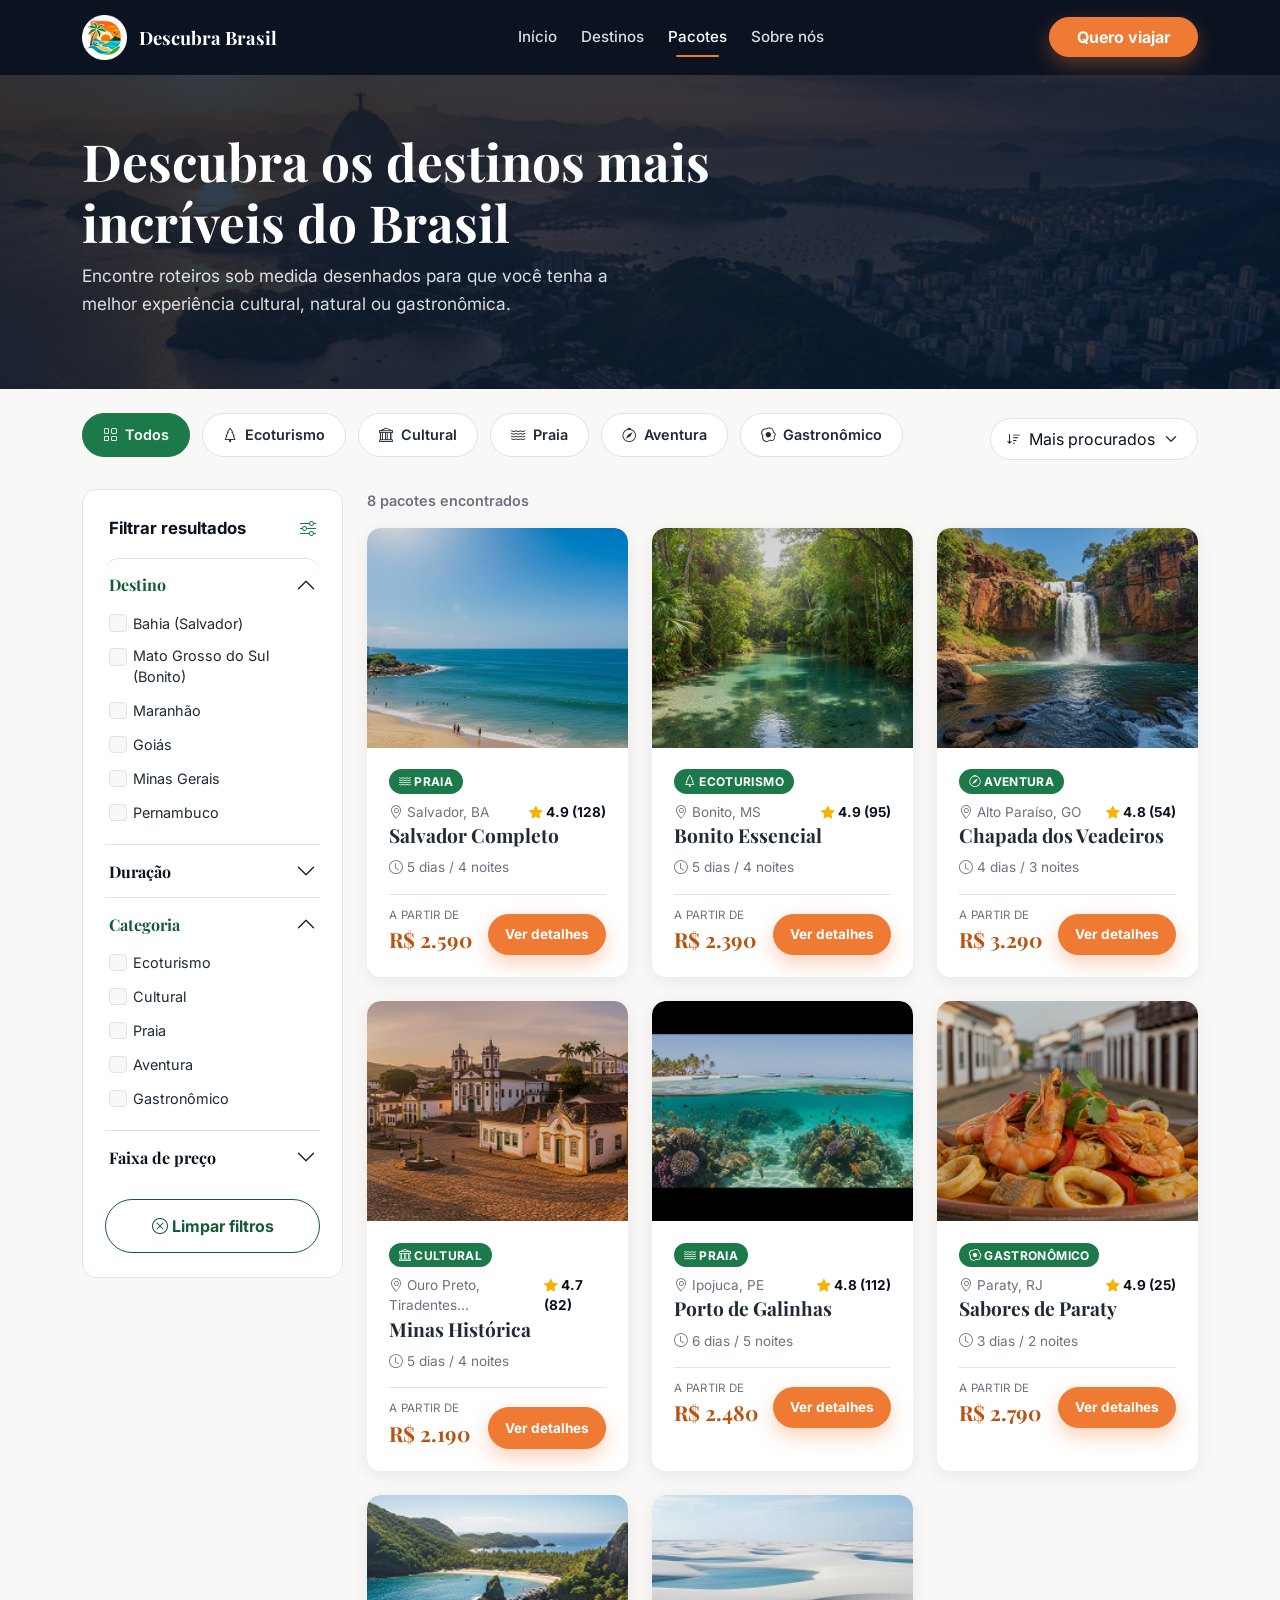
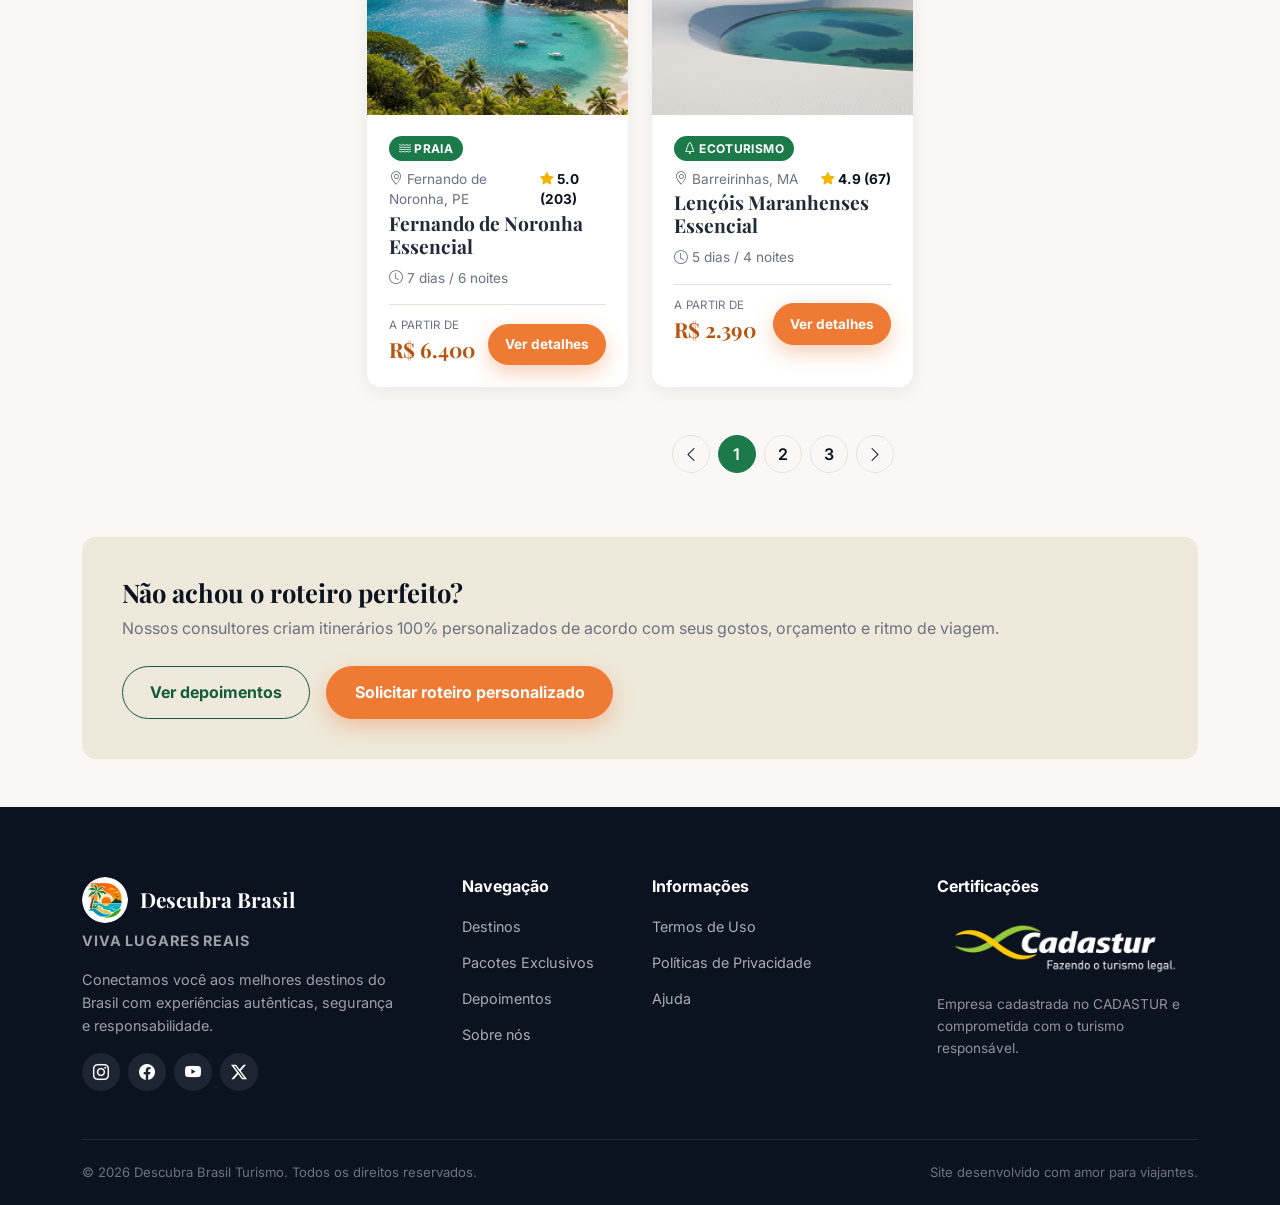
<file: pacotes.html>
<!DOCTYPE html>
<html lang="pt-BR">
<head>
    <meta charset="UTF-8">
    <meta name="viewport" content="width=device-width, initial-scale=1.0">
    <title>Pacotes de Viagem | Descubra Brasil - ecoturismo, cultura, praia, aventura e gastronomia</title>
    <meta name="description" content="Encontre o pacote de viagem ideal por categoria e orçamento: ecoturismo, cultural, praia, aventura e gastronômico. Roteiros sob medida por todo o Brasil.">
    <meta name="keywords" content="pacotes de viagem, pacotes turísticos brasil, ecoturismo, praia, aventura, gastronômico">
    <link rel="canonical" href="https://www.descubrabrasil.com.br/pacotes.html">
    <meta property="og:title" content="Pacotes de Viagem | Descubra Brasil">
    <meta property="og:description" content="Encontre roteiros sob medida desenhados para a melhor experiência cultural, natural ou gastronômica do Brasil.">
    <meta property="og:image" content="img/pacotes/pacotesHero.png">
    <meta property="og:type" content="website">
    <meta property="og:locale" content="pt_BR">
    <link rel="icon" href="img/geral/LogoAgencia.png" type="image/png">
    <link rel="preconnect" href="https://fonts.googleapis.com">
    <link href="https://fonts.googleapis.com/css2?family=Playfair+Display:wght@600;700&family=Inter:wght@400;500;600;700&family=Sacramento&display=swap" rel="stylesheet">
    <link rel="stylesheet" href="https://cdn.jsdelivr.net/npm/bootstrap@5.3.3/dist/css/bootstrap.min.css">
    <link rel="stylesheet" href="https://cdn.jsdelivr.net/npm/bootstrap-icons@1.11.3/font/bootstrap-icons.min.css">
    <link rel="stylesheet" href="css/style.css">
</head>
<body>

    <header class="cabecalho">
        <nav class="navbar navbar-expand-lg navbar-dark navbar-descubra">
            <div class="container">
                <a class="navbar-brand" href="index.html">
                    <img src="img/geral/LogoAgencia.png" alt="Logo Descubra Brasil" width="45" height="45">
                    <span>Descubra Brasil</span>
                </a>
                <button class="navbar-toggler" type="button" data-bs-toggle="collapse" data-bs-target="#navPrincipal"
                    aria-controls="navPrincipal" aria-expanded="false" aria-label="Abrir menu de navegação">
                    <span class="navbar-toggler-icon"></span>
                </button>
                <div class="collapse navbar-collapse" id="navPrincipal">
                    <ul class="navbar-nav mx-auto mb-2 mb-lg-0 gap-lg-2">
                        <li class="nav-item"><a class="nav-link" href="index.html">Início</a></li>
                        <li class="nav-item"><a class="nav-link" href="destinos.html">Destinos</a></li>
                        <li class="nav-item"><a class="nav-link active" aria-current="page"
                                href="pacotes.html">Pacotes</a>
                        </li>
                        <li class="nav-item"><a class="nav-link" href="sobre.html">Sobre nós</a></li>
                    </ul>
                    <a href="pacotes.html" class="btn btn-primary nav-btn">Quero viajar</a>
                </div>
            </div>
        </nav>
    </header>

    <main id="conteudo-principal" tabindex="-1">

        <section class="hero hero-compacto fundoP">
            <div class="container">
                <div class="hero-conteudo">
                    <h1>Descubra os destinos mais incríveis do Brasil</h1>
                    <p class="hero-texto">Encontre roteiros sob medida desenhados para que você tenha a melhor
                        experiência cultural, natural ou gastronômica.</p>
                </div>
            </div>
        </section>

        <div class="container">

            <div class="d-flex justify-content-between align-items-center flex-wrap gap-3 py-4">
                <div class="filtros-pilula" data-filtro-grupo data-filtro-alvo="[data-categoria]">
                    <button class="pilula ativa" data-categoria="todos"><i class="bi bi-grid"></i> Todos</button>
                    <button class="pilula" data-categoria="ecoturismo" id="ecoturismo"><i class="bi bi-tree"></i>
                        Ecoturismo</button>
                    <button class="pilula" data-categoria="cultural" id="cultural"><i class="bi bi-bank"></i>
                        Cultural</button>
                    <button class="pilula" data-categoria="praia" id="praia"><i class="bi bi-water"></i> Praia</button>
                    <button class="pilula" data-categoria="aventura" id="aventura"><i class="bi bi-compass"></i>
                        Aventura</button>
                    <button class="pilula" data-categoria="gastronomico" id="gastronomico"><i
                            class="bi bi-egg-fried"></i> Gastronômico</button>
                </div>
                <label class="d-flex align-items-center gap-2 seletor-ordenacao">
                    <i class="bi bi-sort-down"></i>
                    <select class="form-select border-0 bg-transparent" id="ordenacao-pacotes" aria-label="Ordenar pacotes">
                        <option value="procurados">Mais procurados</option>
                        <option value="menor-preco">Menor preço</option>
                        <option value="maior-preco">Maior preço</option>
                        <option value="avaliacao">Melhor avaliação</option>
                    </select>
                </label>
            </div>

            <div class="row g-4">

                <aside class="col-lg-3">
                    <button
                        class="btn btn-outline-secondary btn-filtros-mobile d-flex d-lg-none w-100 justify-content-between align-items-center mb-3"
                        type="button" data-bs-toggle="collapse" data-bs-target="#painelFiltros" aria-expanded="false"
                        aria-controls="painelFiltros">
                        <span><i class="bi bi-sliders"></i> Filtros</span>
                        <i class="bi bi-chevron-down" aria-hidden="true"></i>
                    </button>
                    <div class="collapse d-lg-block" id="painelFiltros">
                        <div class="sidebar-filtros" role="group" aria-labelledby="tituloFiltrarPacotes">
                            <div class="sidebar-filtros-topo">
                                <h2 id="tituloFiltrarPacotes">Filtrar resultados</h2>
                                <i class="bi bi-sliders"></i>
                            </div>

                            <div class="accordion accordion-filtros" id="accordionFiltros">
                                <div class="accordion-item">
                                    <h3 class="accordion-header">
                                        <button class="accordion-button" type="button" data-bs-toggle="collapse"
                                            data-bs-target="#filtroDestino" aria-expanded="true"
                                            aria-controls="filtroDestino">Destino</button>
                                    </h3>
                                    <div id="filtroDestino" class="accordion-collapse collapse show"
                                        data-bs-parent="#accordionFiltros">
                                        <div class="accordion-body d-flex flex-column gap-2">
                                            <div class="form-check"><input class="form-check-input" type="checkbox"
                                                    data-filtro-destino value="bahia" id="destino1"><label class="form-check-label" for="destino1">Bahia
                                                    (Salvador)</label></div>
                                            <div class="form-check"><input class="form-check-input" type="checkbox"
                                                    data-filtro-destino value="mato-grosso-do-sul" id="destino2"><label class="form-check-label" for="destino2">Mato
                                                    Grosso
                                                    do Sul (Bonito)</label></div>
                                            <div class="form-check"><input class="form-check-input" type="checkbox"
                                                    data-filtro-destino value="maranhao" id="destino3"><label class="form-check-label"
                                                    for="destino3">Maranhão</label></div>
                                            <div class="form-check"><input class="form-check-input" type="checkbox"
                                                    data-filtro-destino value="goias" id="destino4"><label class="form-check-label"
                                                    for="destino4">Goiás</label></div>
                                            <div class="form-check"><input class="form-check-input" type="checkbox"
                                                    data-filtro-destino value="minas-gerais" id="destino5"><label class="form-check-label" for="destino5">Minas
                                                    Gerais</label></div>
                                            <div class="form-check"><input class="form-check-input" type="checkbox"
                                                    data-filtro-destino value="pernambuco" id="destino6"><label class="form-check-label"
                                                    for="destino6">Pernambuco</label></div>
                                        </div>
                                    </div>
                                </div>

                                <div class="accordion-item">
                                    <h3 class="accordion-header">
                                        <button class="accordion-button collapsed" type="button"
                                            data-bs-toggle="collapse" data-bs-target="#filtroDuracao"
                                            aria-expanded="false" aria-controls="filtroDuracao">Duração</button>
                                    </h3>
                                    <div id="filtroDuracao" class="accordion-collapse collapse"
                                        data-bs-parent="#accordionFiltros">
                                        <div class="accordion-body d-flex flex-column gap-2">
                                            <div class="form-check"><input class="form-check-input" type="checkbox"
                                                    data-filtro-duracao data-dias-min="1" data-dias-max="3" id="dur1"><label class="form-check-label" for="dur1">Até 3
                                                    dias</label>
                                            </div>
                                            <div class="form-check"><input class="form-check-input" type="checkbox"
                                                    data-filtro-duracao data-dias-min="4" data-dias-max="7" id="dur2"><label class="form-check-label" for="dur2">4 a 7
                                                    dias</label>
                                            </div>
                                            <div class="form-check"><input class="form-check-input" type="checkbox"
                                                    data-filtro-duracao data-dias-min="8" data-dias-max="14" id="dur3"><label class="form-check-label" for="dur3">8 a 14
                                                    dias</label>
                                            </div>
                                            <div class="form-check"><input class="form-check-input" type="checkbox"
                                                    data-filtro-duracao data-dias-min="15" data-dias-max="999" id="dur4"><label class="form-check-label" for="dur4">Mais de 14
                                                    dias</label></div>
                                        </div>
                                    </div>
                                </div>

                                <div class="accordion-item">
                                    <h3 class="accordion-header">
                                        <button class="accordion-button" type="button" data-bs-toggle="collapse"
                                            data-bs-target="#filtroCategoria" aria-expanded="true"
                                            aria-controls="filtroCategoria">Categoria</button>
                                    </h3>
                                    <div id="filtroCategoria" class="accordion-collapse collapse show"
                                        data-bs-parent="#accordionFiltros">
                                        <div class="accordion-body d-flex flex-column gap-2">
                                            <div class="form-check"><input class="form-check-input" type="checkbox"
                                                    data-filtro-categoria value="ecoturismo" id="cat1"><label
                                                    class="form-check-label" for="cat1">Ecoturismo</label></div>
                                            <div class="form-check"><input class="form-check-input" type="checkbox"
                                                    data-filtro-categoria value="cultural" id="cat2"><label
                                                    class="form-check-label" for="cat2">Cultural</label></div>
                                            <div class="form-check"><input class="form-check-input" type="checkbox"
                                                    data-filtro-categoria value="praia" id="cat3"><label
                                                    class="form-check-label" for="cat3">Praia</label></div>
                                            <div class="form-check"><input class="form-check-input" type="checkbox"
                                                    data-filtro-categoria value="aventura" id="cat4"><label
                                                    class="form-check-label" for="cat4">Aventura</label></div>
                                            <div class="form-check"><input class="form-check-input" type="checkbox"
                                                    data-filtro-categoria value="gastronomico" id="cat5"><label
                                                    class="form-check-label" for="cat5">Gastronômico</label></div>
                                        </div>
                                    </div>
                                </div>

                                <div class="accordion-item">
                                    <h3 class="accordion-header">
                                        <button class="accordion-button collapsed" type="button"
                                            data-bs-toggle="collapse" data-bs-target="#filtroPreco"
                                            aria-expanded="false" aria-controls="filtroPreco">Faixa de preço</button>
                                    </h3>
                                    <div id="filtroPreco" class="accordion-collapse collapse"
                                        data-bs-parent="#accordionFiltros">
                                        <div class="accordion-body">
                                            <label for="faixa-preco" class="form-check-label d-block mb-2">Até <span
                                                    id="valor-faixa-preco">R$ 8.000</span></label>
                                            <input type="range" class="form-range" id="faixa-preco" min="800"
                                                max="12000" value="8000" step="100">
                                            <div class="legenda-slider"><span>R$ 800</span><span>R$ 12.000+</span></div>
                                        </div>
                                    </div>
                                </div>
                            </div>
                            <button type="button" class="btn btn-outline-secondary w-100 my-3" id="botao-limpar-filtros"><i
                                    class="bi bi-x-circle"></i> Limpar filtros</button>
                        </div>
                    </div>
                </aside>


                <div class="col-lg-9">
                    <h2 class="visually-hidden">Pacotes disponíveis</h2>
                    <p class="contador-resultados" id="contador-pacotes" aria-live="polite"></p>
                    <div class="mensagem-vazia d-none" id="mensagem-sem-pacotes" role="status">
                        <i class="bi bi-search"></i>
                        <h3>Nenhum pacote encontrado</h3>
                        <p>Não encontramos pacotes com esses filtros. Tente remover algum critério ou limpar os filtros.</p>
                        <button type="button" class="btn btn-primary" id="botao-limpar-vazio">Limpar filtros</button>
                    </div>
                    <div class="row g-4">
                        <div class="col-md-6 col-xl-4">
                            <article class="card card-pacote" data-categoria="praia" data-destino="bahia" data-duracao="5" data-preco="2590" data-avaliacao="4.9" data-avaliacoes="128">
                                <img src="img/pacotes/salvadorP.png" class="card-img-top"
                                    alt="Praia com o Farol da Barra ao fundo, em Salvador" loading="lazy">
                                <div class="card-body">
                                    <span class="badge badge-categoria mb-2"><i class="bi bi-water"></i> Praia</span>
                                    <div class="d-flex justify-content-between align-items-center">
                                        <div class="localizacao"><i class="bi bi-geo-alt"></i> Salvador, BA</div>
                                        <div class="avaliacao"><i class="bi bi-star-fill"></i> 4.9 (128)</div>
                                    </div>
                                    <h3 class="card-title">Salvador Completo</h3>
                                    <div class="duracao mb-3"><i class="bi bi-clock"></i> 5 dias / 4 noites</div>
                                    <div class="rodape-card d-flex align-items-end justify-content-between gap-2">
                                        <div class="preco-a-partir"><span>A partir de</span><strong>R$ 2.590</strong>
                                        </div>
                                        <a href="pacote.html" class="btn btn-primary">Ver detalhes</a>
                                    </div>
                                </div>
                            </article>
                        </div>

                        <div class="col-md-6 col-xl-4">
                            <article class="card card-pacote" data-categoria="ecoturismo" data-destino="mato-grosso-do-sul" data-duracao="5" data-preco="2390" data-avaliacao="4.9" data-avaliacoes="95">
                                <img src="img/pacotes/bonitoP.png" class="card-img-top"
                                    alt="Rio de águas transparentes em Bonito" loading="lazy">
                                <div class="card-body">
                                    <span class="badge badge-categoria mb-2"><i class="bi bi-tree"></i>
                                        Ecoturismo</span>
                                    <div class="d-flex justify-content-between align-items-center">
                                        <div class="localizacao"><i class="bi bi-geo-alt"></i> Bonito, MS</div>
                                        <div class="avaliacao"><i class="bi bi-star-fill"></i> 4.9 (95)</div>
                                    </div>
                                    <h3 class="card-title">Bonito Essencial</h3>
                                    <div class="duracao mb-3"><i class="bi bi-clock"></i> 5 dias / 4 noites</div>
                                    <div class="rodape-card d-flex align-items-end justify-content-between gap-2">
                                        <div class="preco-a-partir"><span>A partir de</span><strong>R$ 2.390</strong>
                                        </div>
                                        <a href="pacote.html" class="btn btn-primary">Ver detalhes</a>
                                    </div>
                                </div>
                            </article>
                        </div>

                        <div class="col-md-6 col-xl-4">
                            <article class="card card-pacote" data-categoria="aventura" data-destino="goias" data-duracao="4" data-preco="3290" data-avaliacao="4.8" data-avaliacoes="54">
                                <img src="img/pacotes/chapadaVP.png" class="card-img-top"
                                    alt="Cachoeira na Chapada dos Veadeiros" loading="lazy">
                                <div class="card-body">
                                    <span class="badge badge-categoria mb-2"><i class="bi bi-compass"></i>
                                        Aventura</span>
                                    <div class="d-flex justify-content-between align-items-center">
                                        <div class="localizacao"><i class="bi bi-geo-alt"></i> Alto Paraíso, GO</div>
                                        <div class="avaliacao"><i class="bi bi-star-fill"></i> 4.8 (54)</div>
                                    </div>
                                    <h3 class="card-title">Chapada dos Veadeiros</h3>
                                    <div class="duracao mb-3"><i class="bi bi-clock"></i> 4 dias / 3 noites</div>
                                    <div class="rodape-card d-flex align-items-end justify-content-between gap-2">
                                        <div class="preco-a-partir"><span>A partir de</span><strong>R$ 3.290</strong>
                                        </div>
                                        <a href="pacote.html" class="btn btn-primary">Ver detalhes</a>
                                    </div>
                                </div>
                            </article>
                        </div>

                        <div class="col-md-6 col-xl-4">
                            <article class="card card-pacote" data-categoria="cultural" data-destino="minas-gerais" data-duracao="5" data-preco="2190" data-avaliacao="4.7" data-avaliacoes="82">
                                <img src="img/pacotes/minasHistoricasP.png" class="card-img-top"
                                    alt="Ruas históricas de Ouro Preto, Minas Gerais" loading="lazy">
                                <div class="card-body">
                                    <span class="badge badge-categoria mb-2"><i class="bi bi-bank"></i> Cultural</span>
                                    <div class="d-flex justify-content-between align-items-center">
                                        <div class="localizacao"><i class="bi bi-geo-alt"></i> Ouro Preto, Tiradentes...
                                        </div>
                                        <div class="avaliacao"><i class="bi bi-star-fill"></i> 4.7 (82)</div>
                                    </div>
                                    <h3 class="card-title">Minas Histórica</h3>
                                    <div class="duracao mb-3"><i class="bi bi-clock"></i> 5 dias / 4 noites</div>
                                    <div class="rodape-card d-flex align-items-end justify-content-between gap-2">
                                        <div class="preco-a-partir"><span>A partir de</span><strong>R$ 2.190</strong>
                                        </div>
                                        <a href="pacote.html" class="btn btn-primary">Ver detalhes</a>
                                    </div>
                                </div>
                            </article>
                        </div>

                        <div class="col-md-6 col-xl-4">
                            <article class="card card-pacote" data-categoria="praia" data-destino="pernambuco" data-duracao="6" data-preco="2480" data-avaliacao="4.8" data-avaliacoes="112">
                                <img src="img/pacotes/portoGalinP.png" class="card-img-top"
                                    alt="Piscinas naturais de Porto de Galinhas" loading="lazy">
                                <div class="card-body">
                                    <span class="badge badge-categoria mb-2"><i class="bi bi-water"></i> Praia</span>
                                    <div class="d-flex justify-content-between align-items-center">
                                        <div class="localizacao"><i class="bi bi-geo-alt"></i> Ipojuca, PE</div>
                                        <div class="avaliacao"><i class="bi bi-star-fill"></i> 4.8 (112)</div>
                                    </div>
                                    <h3 class="card-title">Porto de Galinhas</h3>
                                    <div class="duracao mb-3"><i class="bi bi-clock"></i> 6 dias / 5 noites</div>
                                    <div class="rodape-card d-flex align-items-end justify-content-between gap-2">
                                        <div class="preco-a-partir"><span>A partir de</span><strong>R$ 2.480</strong>
                                        </div>
                                        <a href="pacote.html" class="btn btn-primary">Ver detalhes</a>
                                    </div>
                                </div>
                            </article>
                        </div>

                        <div class="col-md-6 col-xl-4">
                            <article class="card card-pacote" data-categoria="gastronomico" data-destino="rio-de-janeiro" data-duracao="3" data-preco="2790" data-avaliacao="4.9" data-avaliacoes="25">
                                <img src="img/pacotes/saboresP.png" class="card-img-top"
                                    alt="Prato típico de frutos do mar em Paraty" loading="lazy">
                                <div class="card-body">
                                    <span class="badge badge-categoria mb-2"><i class="bi bi-egg-fried"></i>
                                        Gastronômico</span>
                                    <div class="d-flex justify-content-between align-items-center">
                                        <div class="localizacao"><i class="bi bi-geo-alt"></i> Paraty, RJ</div>
                                        <div class="avaliacao"><i class="bi bi-star-fill"></i> 4.9 (25)</div>
                                    </div>
                                    <h3 class="card-title">Sabores de Paraty</h3>
                                    <div class="duracao mb-3"><i class="bi bi-clock"></i> 3 dias / 2 noites</div>
                                    <div class="rodape-card d-flex align-items-end justify-content-between gap-2">
                                        <div class="preco-a-partir"><span>A partir de</span><strong>R$ 2.790</strong>
                                        </div>
                                        <a href="pacote.html" class="btn btn-primary">Ver detalhes</a>
                                    </div>
                                </div>
                            </article>
                        </div>

                        <div class="col-md-6 col-xl-4">
                            <article class="card card-pacote" data-categoria="praia" data-destino="pernambuco" data-duracao="7" data-preco="6400" data-avaliacao="5.0" data-avaliacoes="203">
                                <img src="img/destinos/fernandoNoronhaD.png" class="card-img-top"
                                    alt="Falésias e mar azul de Fernando de Noronha" loading="lazy">
                                <div class="card-body">
                                    <span class="badge badge-categoria mb-2"><i class="bi bi-water"></i> Praia</span>
                                    <div class="d-flex justify-content-between align-items-center">
                                        <div class="localizacao"><i class="bi bi-geo-alt"></i> Fernando de Noronha, PE
                                        </div>
                                        <div class="avaliacao"><i class="bi bi-star-fill"></i> 5.0 (203)</div>
                                    </div>
                                    <h3 class="card-title">Fernando de Noronha Essencial</h3>
                                    <div class="duracao mb-3"><i class="bi bi-clock"></i> 7 dias / 6 noites</div>
                                    <div class="rodape-card d-flex align-items-end justify-content-between gap-2">
                                        <div class="preco-a-partir"><span>A partir de</span><strong>R$ 6.400</strong>
                                        </div>
                                        <a href="pacote.html" class="btn btn-primary">Ver detalhes</a>
                                    </div>
                                </div>
                            </article>
                        </div>

                        <div class="col-md-6 col-xl-4">
                            <article class="card card-pacote" data-categoria="ecoturismo" data-destino="maranhao" data-duracao="5" data-preco="2390" data-avaliacao="4.9" data-avaliacoes="67">
                                <img src="img/destinos/lencoisMaranhenseD.png" class="card-img-top"
                                    alt="Lagoas entre as dunas dos Lençóis Maranhenses" loading="lazy">
                                <div class="card-body">
                                    <span class="badge badge-categoria mb-2"><i class="bi bi-tree"></i>
                                        Ecoturismo</span>
                                    <div class="d-flex justify-content-between align-items-center">
                                        <div class="localizacao"><i class="bi bi-geo-alt"></i> Barreirinhas, MA</div>
                                        <div class="avaliacao"><i class="bi bi-star-fill"></i> 4.9 (67)</div>
                                    </div>
                                    <h3 class="card-title">Lençóis Maranhenses Essencial</h3>
                                    <div class="duracao mb-3"><i class="bi bi-clock"></i> 5 dias / 4 noites</div>
                                    <div class="rodape-card d-flex align-items-end justify-content-between gap-2">
                                        <div class="preco-a-partir"><span>A partir de</span><strong>R$ 2.390</strong>
                                        </div>
                                        <a href="pacote.html" class="btn btn-primary">Ver detalhes</a>
                                    </div>
                                </div>
                            </article>
                        </div>
                    </div>


                    <nav class="d-flex justify-content-center pt-5" aria-label="Paginação de resultados">
                        <ul class="pagination">
                            <li class="page-item"><a class="page-link rounded-circle mx-1" href="#"
                                    aria-label="Página anterior"><i class="bi bi-chevron-left"></i></a></li>
                            <li class="page-item active" aria-current="page"><a class="page-link rounded-circle mx-1"
                                    href="#">1</a></li>
                            <li class="page-item"><a class="page-link rounded-circle mx-1" href="#">2</a></li>
                            <li class="page-item"><a class="page-link rounded-circle mx-1" href="#">3</a></li>
                            <li class="page-item"><a class="page-link rounded-circle mx-1" href="#"
                                    aria-label="Próxima página"><i class="bi bi-chevron-right"></i></a></li>
                        </ul>
                    </nav>
                </div>
            </div>


            <div class="faixa-personalizado d-flex justify-content-between align-items-center flex-wrap gap-4 my-5">
                <div>
                    <h2>Não achou o roteiro perfeito?</h2>
                    <p class="mb-0">Nossos consultores criam itinerários 100% personalizados de acordo com seus gostos,
                        orçamento e ritmo de viagem.</p>
                </div>
                <div class="d-flex gap-3 flex-wrap">
                    <a href="sobre.html#depoimentos" class="btn btn-outline-secondary">Ver depoimentos</a>
                    <a href="pacote.html" class="btn btn-primary">Solicitar roteiro personalizado</a>
                </div>
            </div>
        </div>
    </main>


    <footer class="rodape">
        <div class="container">
            <div class="row gy-5 pb-5 rodape-grade">

                <div class="col-lg-4 col-md-6 rodape-marca h-card text-center text-lg-start">
                    <a href="index.html" class="marca justify-content-center justify-content-lg-start">
                        <img src="img/geral/LogoAgencia.png" alt="logo Descubra Brasil">
                        <span class="nome-marca p-name">Descubra Brasil</span>
                    </a>

                    <p class="rodape-tagline">Viva lugares reais</p>
                    <p>Conectamos você aos melhores destinos do Brasil com experiências autênticas, segurança e
                        responsabilidade.</p>

                    <div class="rodape-social d-flex justify-content-center justify-content-lg-start gap-2">
                        <a href="https://www.instagram.com/" aria-label="Descubra Brasil no Instagram"><i
                                class="bi bi-instagram"></i></a>
                        <a href="https://www.facebook.com/?locale=pt_BR" aria-label="Descubra Brasil no Facebook"><i
                                class="bi bi-facebook"></i></a>
                        <a href="https://www.youtube.com/" aria-label="Descubra Brasil no YouTube"><i
                                class="bi bi-youtube"></i></a>
                        <a href="https://x.com/?lang=pt" aria-label="Descubra Brasil no X"><i
                                class="bi bi-twitter-x"></i></a>
                    </div>
                </div>

                <div class="col-lg-2 col-md-6 text-center text-lg-start">
                    <h3>Navegação</h3>
                    <nav aria-label="Navegação do rodapé">
                        <ul>
                            <li><a href="destinos.html">Destinos</a></li>
                            <li><a href="pacotes.html">Pacotes Exclusivos</a></li>
                            <li><a href="sobre.html#depoimentos">Depoimentos</a></li>
                            <li><a href="sobre.html">Sobre nós</a></li>
                        </ul>
                    </nav>
                </div>

                <div class="col-lg-3 col-md-6 text-center text-lg-start">
                    <h3>Informações</h3>
                    <nav aria-label="Informações institucionais">
                        <ul>
                            <li><a href="sobre.html">Termos de Uso</a></li>
                            <li><a href="sobre.html">Políticas de Privacidade</a></li>
                            <li><a href="sobre.html">Ajuda</a></li>
                        </ul>
                    </nav>
                </div>

                <div class="col-lg-3 col-md-6 rodape-certificacao text-center text-lg-start">
                    <h3>Certificações</h3>
                    <div class="selo-cadastur mx-auto mx-lg-0" role="img"
                        aria-label="Selo CADASTUR - Ministério do Turismo">
                        <img src="img/geral/logoCadasturB.png" alt="Selo CADASTUR - Ministério do Turismo">
                    </div>
                    <p>Empresa cadastrada no CADASTUR e comprometida com o turismo responsável.</p>
                </div>

            </div>

            <div class="rodape-inferior d-flex justify-content-between align-items-center flex-wrap gap-2 text-center">
                <p class="mb-0">&copy; 2026 Descubra Brasil Turismo. Todos os direitos reservados.</p>
                <p class="mb-0">Site desenvolvido com amor para viajantes.</p>
            </div>
        </div>
    </footer>

    <script src="https://cdn.jsdelivr.net/npm/bootstrap@5.3.3/dist/js/bootstrap.bundle.min.js"></script>
    <script src="js/script.js"></script>
</body>

</html>
</file>
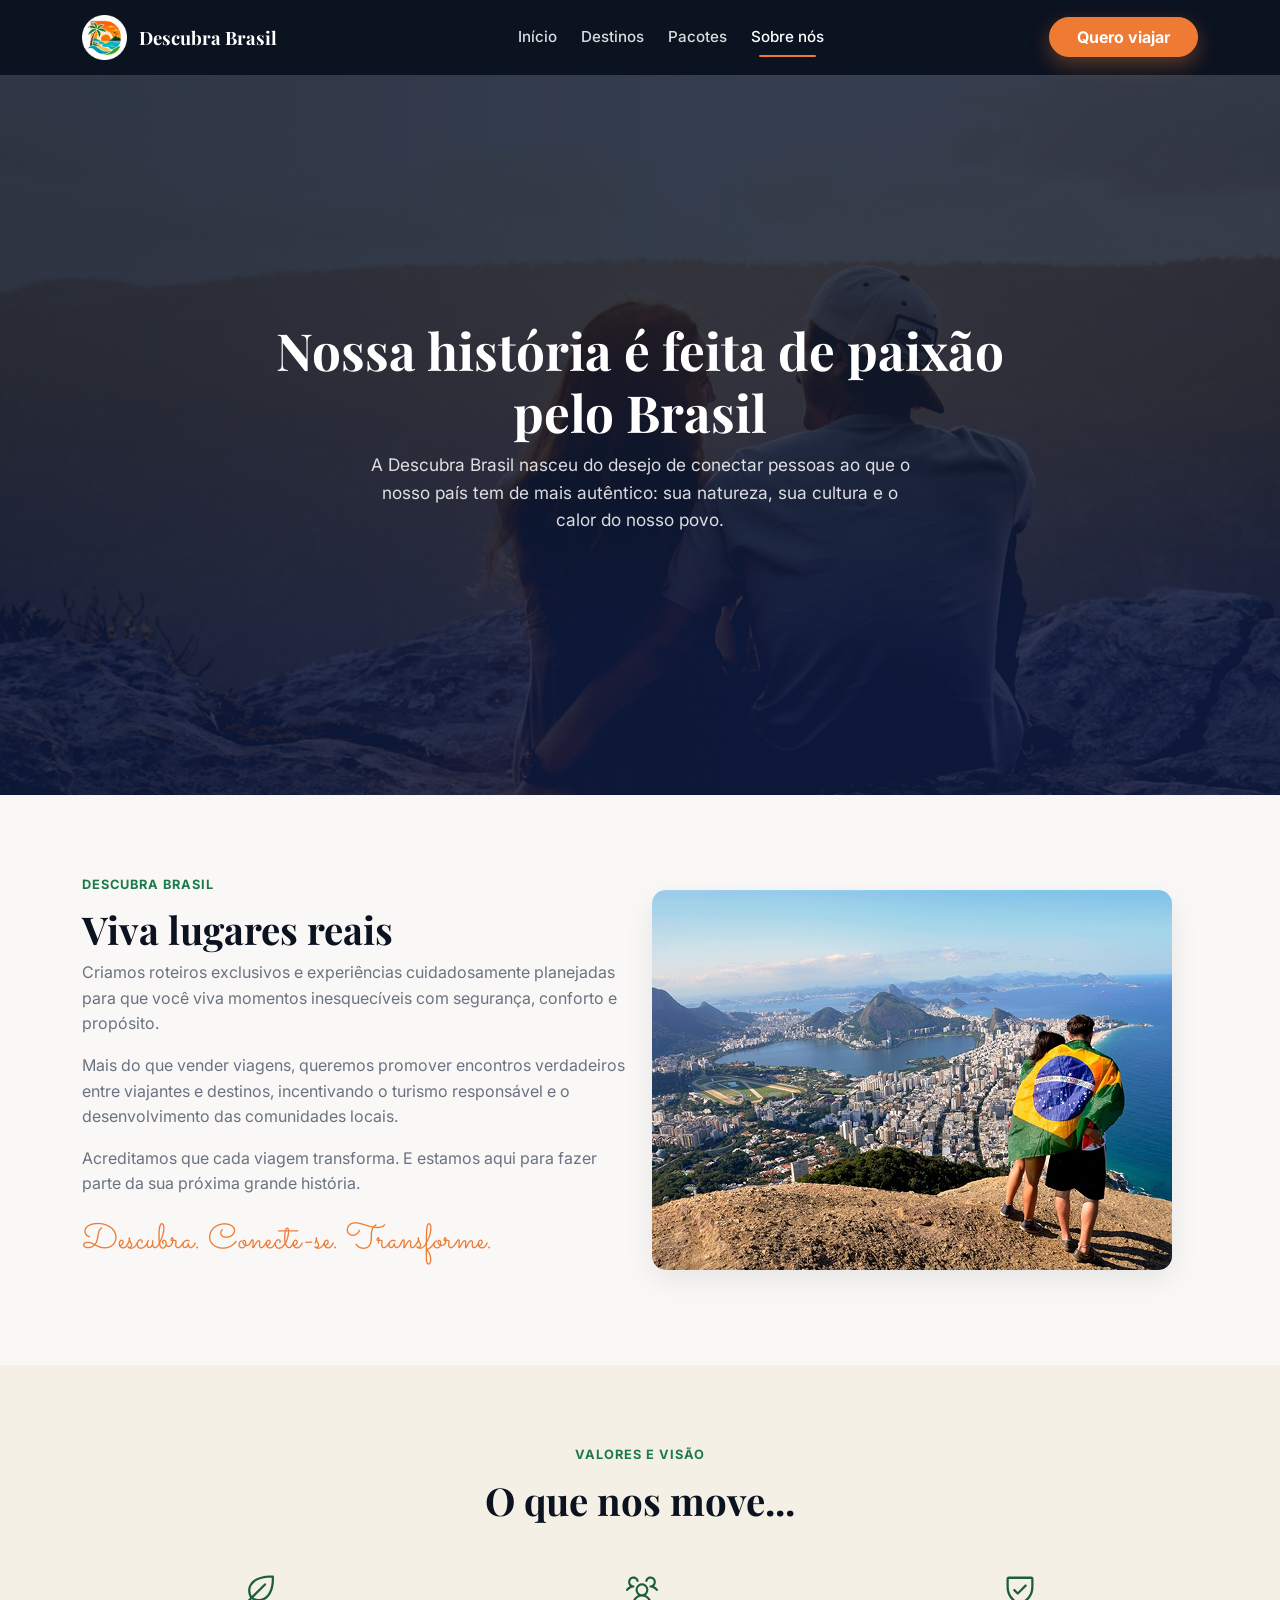
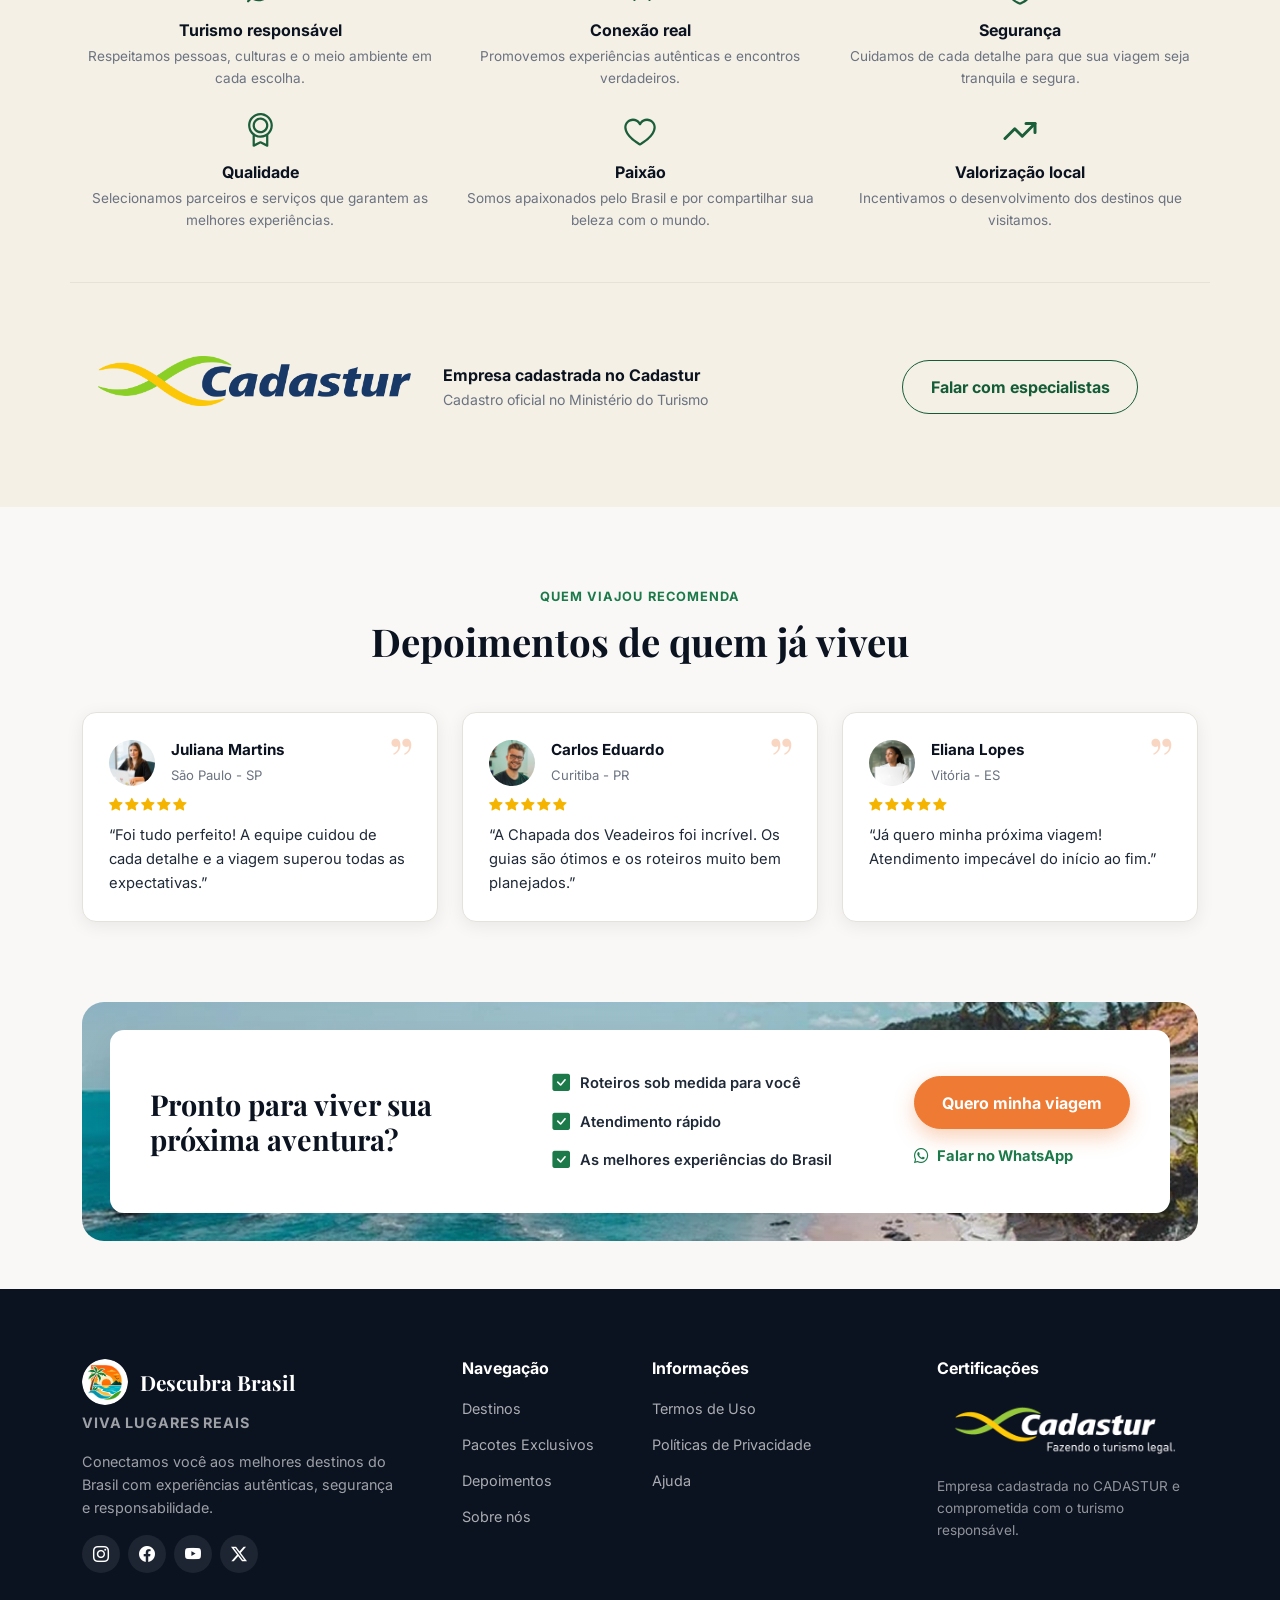
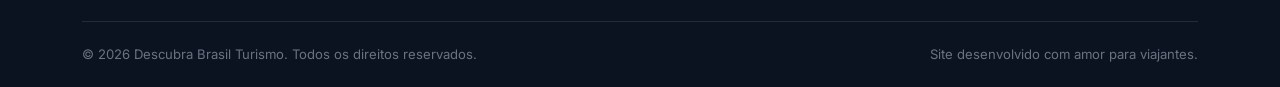
<file: sobre.html>
<!DOCTYPE html>
<html lang="pt-BR">
<head>
    <meta charset="UTF-8">
    <meta name="viewport" content="width=device-width, initial-scale=1.0">
    <title>Sobre Nós | Descubra Brasil - nossa história e valores</title>
    <meta name="description" content="Conheça a história da Descubra Brasil, empresa certificada pelo CADASTUR. Turismo responsável, conexão real e paixão por conectar viajantes ao Brasil autêntico.">
    <meta name="keywords" content="sobre descubra brasil, cadastur, turismo responsável, agência de turismo brasil">
    <link rel="canonical" href="https://www.descubrabrasil.com.br/sobre.html">
    <meta property="og:title" content="Sobre Nós | Descubra Brasil">
    <meta property="og:description" content="A Descubra Brasil nasceu do desejo de conectar pessoas ao que o nosso país tem de mais autêntico: sua natureza, sua cultura e o calor do nosso povo.">
    <meta property="og:image" content="img/sobre/sobreHero.png">
    <meta property="og:type" content="website">
    <meta property="og:locale" content="pt_BR">
    <link rel="icon" href="img/geral/LogoAgencia.png" type="image/png">
    <link rel="preconnect" href="https://fonts.googleapis.com">
    <link href="https://fonts.googleapis.com/css2?family=Playfair+Display:wght@600;700&family=Inter:wght@400;500;600;700&family=Sacramento&display=swap" rel="stylesheet">
    <link rel="stylesheet" href="https://cdn.jsdelivr.net/npm/bootstrap@5.3.3/dist/css/bootstrap.min.css">
    <link rel="stylesheet" href="https://cdn.jsdelivr.net/npm/bootstrap-icons@1.11.3/font/bootstrap-icons.min.css">
    <link rel="stylesheet" href="css/style.css">
</head>
<body>
    <header class="cabecalho">
        <nav class="navbar navbar-expand-lg navbar-dark navbar-descubra">
            <div class="container">
                <a class="navbar-brand" href="index.html">
                    <img src="img/geral/LogoAgencia.png" alt="Logo Descubra Brasil" width="45" height="45">
                    <span>Descubra Brasil</span>
                </a>
                <button class="navbar-toggler" type="button" data-bs-toggle="collapse" data-bs-target="#navPrincipal"
                    aria-controls="navPrincipal" aria-expanded="false" aria-label="Abrir menu de navegação">
                    <span class="navbar-toggler-icon"></span>
                </button>
                <div class="collapse navbar-collapse" id="navPrincipal">
                    <ul class="navbar-nav mx-auto mb-2 mb-lg-0 gap-lg-2">
                        <li class="nav-item"><a class="nav-link" href="index.html">Início</a></li>
                        <li class="nav-item"><a class="nav-link" href="destinos.html">Destinos</a></li>
                        <li class="nav-item"><a class="nav-link" href="pacotes.html">Pacotes</a></li>
                        <li class="nav-item"><a class="nav-link active" aria-current="page" href="sobre.html">Sobre nós</a></li>
                    </ul>
                    <a href="pacotes.html" class="btn btn-primary nav-btn">Quero viajar</a>
                </div>
            </div>
        </nav>
    </header>

    <main id="conteudo-principal" tabindex="-1">

        <section class="hero fundoS">
            <div class="container">
                <div class="hero-conteudo centralizado">
                    <h1>Nossa história é feita de paixão pelo Brasil</h1>
                    <p class="hero-texto">A Descubra Brasil nasceu do desejo de conectar pessoas ao que o nosso país tem
                        de mais autêntico: sua natureza, sua cultura e o calor do nosso povo.</p>
                </div>
            </div>
        </section>

        <section class="secao">
            <div class="container">
                <div class="row align-items-center g-4">
                    <div class="col-lg-6">
                        <span class="eyebrow">Descubra Brasil</span>
                        <h2>Viva lugares reais</h2>
                        <p>Criamos roteiros exclusivos e experiências cuidadosamente planejadas para que você viva
                            momentos inesquecíveis com segurança, conforto e propósito.</p>
                        <p>Mais do que vender viagens, queremos promover encontros verdadeiros entre viajantes e
                            destinos, incentivando o turismo responsável e o desenvolvimento das comunidades locais.</p>
                        <p>Acreditamos que cada viagem transforma. E estamos aqui para fazer parte da sua próxima grande
                            história.</p>
                        <p class="assinatura-manuscrita">Descubra. Conecte-se. Transforme.</p>
                    </div>
                    <div class="col-lg-6 coluna-imagem">
                        <img src="img/sobre/ApresenImg.png" class="img-fluid" alt="Casal observando a vista do Rio de Janeiro do alto de um morro, com a bandeira do Brasil" loading="lazy">
                    </div>
                </div>
            </div>
        </section>

        <section class="secao secao-valores" aria-labelledby="titulo-valores">
            <div class="container">
                <div class="text-center mb-5">
                    <span class="eyebrow">Valores e visão</span>
                    <h2 id="titulo-depoimentos-sobre">O que nos move...</h2>
                </div>
                <div class="row g-4 mb-3 justify-content-center">
                    <div class="col-6 col-lg-4 item-valor">
                        <img src="img/sobre/responIcon.svg" alt="icone turismo responsável" width="36" height="36">
                        <h3>Turismo responsável</h3>
                        <p>Respeitamos pessoas, culturas e o meio ambiente em cada escolha.</p>
                    </div>
                    <div class="col-6 col-lg-4 item-valor">
                        <img src="img/sobre/conexaoIcon.svg" alt="icone conexão real" width="36" height="36">
                        <h3>Conexão real</h3>
                        <p>Promovemos experiências autênticas e encontros verdadeiros.</p>
                    </div>
                    <div class="col-6 col-lg-4 item-valor">
                        <img src="img/sobre/segurancaIcon.svg" alt="icone segurança" width="36" height="36">
                        <h3>Segurança</h3>
                        <p>Cuidamos de cada detalhe para que sua viagem seja tranquila e segura.</p>
                    </div>
                    <div class="col-6 col-lg-4 item-valor">
                        <img src="img/sobre/qualidadeIcon.svg" alt="icone qualidade" width="36" height="36">
                        <h3>Qualidade</h3>
                        <p>Selecionamos parceiros e serviços que garantem as melhores experiências.</p>
                    </div>
                    <div class="col-6 col-lg-4 item-valor">
                        <img src="img/sobre/amorIcon.svg" alt="icone paixão" width="36" height="36">
                        <h3>Paixão</h3>
                        <p>Somos apaixonados pelo Brasil e por compartilhar sua beleza com o mundo.</p>
                    </div>
                    <div class="col-6 col-lg-4 item-valor">
                        <img src="img/sobre/valorIcon.svg" alt="icone valorização local" width="36" height="36">
                        <h3>Valorização local</h3>
                        <p>Incentivamos o desenvolvimento dos destinos que visitamos.</p>
                    </div>
                </div>

                <div class="faixa-cadastur row g-4 align-items-center justify-content-center text-center text-md-start">

                    <div class="col-12 col-md-8">
                        <div class="row g-3 align-items-center justify-content-center">

                            <div class="col-12 col-md-auto">
                                <div class="selo-cadastur mx-auto" role="img" aria-label="Selo CADASTUR - Ministério do Turismo">
                                    <img src="img/sobre/cadasturLogoEs.png" alt="Selo CADASTUR - Ministério do Turismo">
                                </div>
                            </div>

                            <div class="col-12 col-md">
                                <strong>Empresa cadastrada no Cadastur</strong>
                                <span>Cadastro oficial no Ministério do Turismo</span>
                            </div>

                        </div>
                    </div>

                    <div class="col-12 col-md-4 text-center">
                        <a href="https://wa.me/5500000000000" class="btn btn-outline-secondary" target="_blank" rel="noopener">Falar com especialistas</a>
                    </div>

                </div>
            </div>
        </section>


        <section class="secao" id="depoimentos" aria-labelledby="titulo-depoimentos-sobre">
            <div class="container">
                <div class="text-center mb-5">
                    <span class="eyebrow">Quem viajou recomenda</span>
                    <h2 id="titulo-depoimentos-sobre">Depoimentos de quem já viveu</h2>
                </div>

                <div class="row g-4">

                    <div class="col-lg-4">
                        <article class="card-depoimento">
                            <h3 class="visually-hidden">Depoimento de Juliana Martins</h3>

                            <div class="autor-depoimento d-flex align-items-center gap-3 mb-2">
                                <img src="img/sobre/depoi1.jpg" alt="Foto de Juliana Martins" loading="lazy">

                                <div>
                                    <strong class="p-author">Juliana Martins</strong>
                                    <span>São Paulo - SP</span>
                                </div>
                            </div>

                            <div class="estrelas" role="img" aria-label="Avaliação 5 de 5 estrelas">
                                <i class="bi bi-star-fill" aria-hidden="true"></i>
                                <i class="bi bi-star-fill" aria-hidden="true"></i>
                                <i class="bi bi-star-fill" aria-hidden="true"></i>
                                <i class="bi bi-star-fill" aria-hidden="true"></i>
                                <i class="bi bi-star-fill" aria-hidden="true"></i>
                            </div>

                            <p class="p-review">&ldquo;Foi tudo perfeito! A equipe cuidou de cada detalhe e a viagem
                                superou todas as expectativas.&rdquo;</p>
                        </article>
                    </div>

                    <div class="col-lg-4">
                        <article class="card-depoimento">
                            <h3 class="visually-hidden">Depoimento de Carlos Eduardo</h3>

                            <div class="autor-depoimento d-flex align-items-center gap-3 mb-2">
                                <img src="img/sobre/depoi2.jpg" alt="Foto de Carlos Eduardo" loading="lazy">

                                <div>
                                    <strong class="p-author">Carlos Eduardo</strong>
                                    <span>Curitiba - PR</span>
                                </div>
                            </div>

                            <div class="estrelas" role="img" aria-label="Avaliação 5 de 5 estrelas">
                                <i class="bi bi-star-fill" aria-hidden="true"></i>
                                <i class="bi bi-star-fill" aria-hidden="true"></i>
                                <i class="bi bi-star-fill" aria-hidden="true"></i>
                                <i class="bi bi-star-fill" aria-hidden="true"></i>
                                <i class="bi bi-star-fill" aria-hidden="true"></i>
                            </div>

                            <p class="p-review">&ldquo;A Chapada dos Veadeiros foi incrível. Os guias são ótimos e os
                                roteiros muito bem planejados.&rdquo;</p>
                        </article>
                    </div>

                    <div class="col-lg-4">
                        <article class="card-depoimento">
                            <h3 class="visually-hidden">Depoimento de Eliana Lopes</h3>

                            <div class="autor-depoimento d-flex align-items-center gap-3 mb-2">
                                <img src="img/sobre/depoi3.jpg" alt="Foto de Eliana Lopes" loading="lazy">

                                <div>
                                    <strong class="p-author">Eliana Lopes</strong>
                                    <span>Vitória - ES</span>
                                </div>
                            </div>

                            <div class="estrelas" role="img" aria-label="Avaliação 5 de 5 estrelas">
                                <i class="bi bi-star-fill" aria-hidden="true"></i>
                                <i class="bi bi-star-fill" aria-hidden="true"></i>
                                <i class="bi bi-star-fill" aria-hidden="true"></i>
                                <i class="bi bi-star-fill" aria-hidden="true"></i>
                                <i class="bi bi-star-fill" aria-hidden="true"></i>
                            </div>

                            <p class="p-review">&ldquo;Já quero minha próxima viagem! Atendimento impecável do início ao fim.&rdquo;</p>
                        </article>
                    </div>

                </div>

            </div>
        </section>


        <section class="pb-5" aria-labelledby="titulo-cta-final-sobre">
            <div class="container">
                <div class="cta-final-caixa">
                    <div class="cta-final-painel d-flex align-items-center justify-content-between flex-wrap gap-4">

                        <h2 id="titulo-cta-final-sobre" class="mb-0 cta-final-titulo">
                            Pronto para viver sua próxima aventura?
                        </h2>

                        <ul class="lista-check">
                            <li><i class="bi bi-check-square-fill"></i> Roteiros sob medida para você</li>
                            <li><i class="bi bi-check-square-fill"></i> Atendimento rápido</li>
                            <li><i class="bi bi-check-square-fill"></i> As melhores experiências do Brasil</li>
                        </ul>

                        <div class="d-flex flex-column align-items-center align-items-md-start gap-3">
                            <a href="pacotes.html" class="btn btn-primary">Quero minha viagem</a>

                            <a href="https://wa.me/5500000000000" class="link-whatsapp" target="_blank" rel="noopener">
                                <i class="bi bi-whatsapp"></i> Falar no WhatsApp
                            </a>
                        </div>

                    </div>
                </div>
            </div>
        </section>
    </main>


    <footer class="rodape">
        <div class="container">
            <div class="row gy-5 pb-5 rodape-grade">

                <div class="col-lg-4 col-md-6 rodape-marca h-card text-center text-lg-start">
                    <a href="index.html" class="marca justify-content-center justify-content-lg-start">
                        <img src="img/geral/LogoAgencia.png" alt="logo Descubra Brasil">
                        <span class="nome-marca p-name">Descubra Brasil</span>
                    </a>

                    <p class="rodape-tagline">Viva lugares reais</p>
                    <p>Conectamos você aos melhores destinos do Brasil com experiências autênticas, segurança e
                        responsabilidade.</p>

                    <div class="rodape-social d-flex justify-content-center justify-content-lg-start gap-2">
                        <a href="https://www.instagram.com/" aria-label="Descubra Brasil no Instagram"><i
                                class="bi bi-instagram"></i></a>
                        <a href="https://www.facebook.com/?locale=pt_BR" aria-label="Descubra Brasil no Facebook"><i
                                class="bi bi-facebook"></i></a>
                        <a href="https://www.youtube.com/" aria-label="Descubra Brasil no YouTube"><i
                                class="bi bi-youtube"></i></a>
                        <a href="https://x.com/?lang=pt" aria-label="Descubra Brasil no X"><i
                                class="bi bi-twitter-x"></i></a>
                    </div>
                </div>

                <div class="col-lg-2 col-md-6 text-center text-lg-start">
                    <h3>Navegação</h3>
                    <nav aria-label="Navegação do rodapé">
                        <ul>
                            <li><a href="destinos.html">Destinos</a></li>
                            <li><a href="pacotes.html">Pacotes Exclusivos</a></li>
                            <li><a href="sobre.html#depoimentos">Depoimentos</a></li>
                            <li><a href="sobre.html">Sobre nós</a></li>
                        </ul>
                    </nav>
                </div>

                <div class="col-lg-3 col-md-6 text-center text-lg-start">
                    <h3>Informações</h3>
                    <nav aria-label="Informações institucionais">
                        <ul>
                            <li><a href="sobre.html">Termos de Uso</a></li>
                            <li><a href="sobre.html">Políticas de Privacidade</a></li>
                            <li><a href="sobre.html">Ajuda</a></li>
                        </ul>
                    </nav>
                </div>

                <div class="col-lg-3 col-md-6 rodape-certificacao text-center text-lg-start">
                    <h3>Certificações</h3>
                    <div class="selo-cadastur mx-auto mx-lg-0" role="img"
                        aria-label="Selo CADASTUR - Ministério do Turismo">
                        <img src="img/geral/logoCadasturB.png" alt="Selo CADASTUR - Ministério do Turismo">
                    </div>
                    <p>Empresa cadastrada no CADASTUR e comprometida com o turismo responsável.</p>
                </div>

            </div>

            <div class="rodape-inferior d-flex justify-content-between align-items-center flex-wrap gap-2 text-center">
                <p class="mb-0">&copy; 2026 Descubra Brasil Turismo. Todos os direitos reservados.</p>
                <p class="mb-0">Site desenvolvido com amor para viajantes.</p>
            </div>
        </div>
    </footer>


    <script src="https://cdn.jsdelivr.net/npm/bootstrap@5.3.3/dist/js/bootstrap.bundle.min.js"></script>
    <script src="js/script.js"></script>
</body>

</html>
</file>
<file: css/style.css>
:root {
    --cor-azul: #0b1220;
    --cor-azul-clara: #16213a;
    --cor-verde: #1c7a4a;
    --cor-verde-escuro: #145c38;
    --cor-verde-fundo: #e7f3ec;
    --cor-laranja: #ee7a34;
    --cor-laranja-escuro: #d9631e;
    --cor-laranja-texto: #b85410;
    --cor-branco: #ffffff;
    --cor-texto: #1f2937;
    --cor-texto-secundario: #6b7280;
    --cor-fundo: #f9f8f6;
    --cor-fundo-creme: #f4f0e6;
    --cor-borda: #e5e2da;
 
    --fonte-titulo: "Playfair Display", "Georgia", serif;
    --fonte-corpo: "Inter", "Segoe UI", sans-serif;
    --fonte-assinatura: "Sacramento", cursive;
 
    --sombra-suave: 0 10px 30px rgba(11, 18, 32, 0.08);
    --sombra-card: 0 4px 18px rgba(11, 18, 32, 0.07);
    --transicao: 0.25s ease;
 
    
    --bs-body-font-family: var(--fonte-corpo);
    --bs-body-color: var(--cor-texto);
    --bs-body-bg: var(--cor-fundo);
    --bs-heading-color: var(--cor-azul);
 
    --bs-primary: var(--cor-laranja);
    --bs-primary-rgb: 238, 122, 52;
    --bs-secondary: var(--cor-verde);
    --bs-secondary-rgb: 28, 122, 74;
    --bs-dark: var(--cor-azul);
    --bs-dark-rgb: 11, 18, 32;
    --bs-light: var(--cor-fundo-creme);
    --bs-light-rgb: 244, 240, 230;
 
    --bs-border-color: var(--cor-borda);
    --bs-border-radius: 14px;
    --bs-border-radius-sm: 8px;
    --bs-border-radius-lg: 18px;
    --bs-border-radius-xl: 22px;
    --bs-border-radius-pill: 999px;
 
    --bs-link-color: var(--cor-verde);
    --bs-link-hover-color: var(--cor-verde-escuro);
    --bs-link-decoration: none;
}

* {
    margin: 0;
    padding: 0;
    box-sizing: border-box;
}
 
html {
    scroll-padding-top: 90px;
}

body {
    -webkit-font-smoothing: antialiased;
    font-family: var(--fonte-corpo);
    color: var(--cor-texto);
    background-color: var(--cor-fundo);
    padding-top: 75px;
}
 
img {
    max-width: 100%;
    display: block;
}
 
ul,
ol {
    list-style: none;
}
 
a {
    text-decoration: none;
}
 
 
:focus-visible {
    outline: 2px solid var(--cor-verde);
    outline-offset: 2px;
}

.navbar-descubra :focus-visible,
.rodape :focus-visible,
.hero :focus-visible {
    outline-color: var(--cor-branco);
}

.hero .busca-hero :focus-visible {
    outline-color: var(--cor-verde);
}



h1,h2,h3,h4,h5,h6 {
    font-family: var(--fonte-titulo);
    font-weight: 700;
    line-height: 1.2;
    color: var(--cor-azul);
}
 
h1{
    font-size: clamp(2.2rem, 4vw, 3.4rem);
}
 
h2{
    font-size: clamp(1.9rem, 3vw, 2.6rem);
}
 
h3{
    font-size: clamp(1.3rem, 2vw, 1.6rem);
}
 
h4{
    font-size: clamp(1.1rem, 1.5vw, 1.3rem);
}
 
h5{
    font-size: 1.05rem;
}
 
h6{
    font-size: 0.9rem;
    text-transform: uppercase;
    letter-spacing: 0.04em;
}
 
p {
    color: var(--cor-texto-secundario);
    line-height: 1.6;
}
 
 
.eyebrow {
    display: block;
    color: var(--cor-verde);
    font-weight: 700;
    letter-spacing: 0.08em;
    text-transform: uppercase;
    font-size: 0.8rem;
    font-family: var(--fonte-corpo);
    line-height: 1.5;
    margin-bottom: 12px;
}
 
.secao {
    padding: 80px 0;
}
 
.link-ver-mais {
    color: var(--cor-verde);
    font-weight: 700;
    font-size: 0.9rem;
    text-transform: uppercase;
    letter-spacing: 0.03em;
    white-space: nowrap;
    display: inline-flex;
    align-items: center;
    gap: 6px;
    transition: gap var(--transicao);
}

.link-ver-mais:hover {
    gap: 10px;
    text-decoration: underline;
    color: var(--cor-verde-escuro);
}


.btn {
    font-weight: 700;
    border-radius: var(--bs-border-radius-pill);
    padding: 0.85rem 1.7rem;
    transition: transform var(--transicao), box-shadow var(--transicao), background-color var(--transicao);
}

.btn-primary {
    --bs-btn-bg: var(--cor-laranja);
    --bs-btn-border-color: var(--cor-laranja);
    --bs-btn-hover-bg: var(--cor-laranja-escuro);
    --bs-btn-hover-border-color: var(--cor-laranja-escuro);
    --bs-btn-active-bg: var(--cor-laranja-escuro);
    --bs-btn-active-border-color: var(--cor-laranja-escuro);
    box-shadow: 0 8px 20px rgba(238, 122, 52, 0.35);
}

.btn-primary:hover {
    transform: translateY(-2px);
}

.btn-outline-light {
    --bs-btn-color: #fff;
    --bs-btn-border-color: rgba(255, 255, 255, 0.6);
    --bs-btn-hover-bg: rgba(255, 255, 255, 0.12);
    --bs-btn-hover-border-color: rgba(255, 255, 255, 0.6);
    --bs-btn-hover-color: #fff;
}

.btn-outline-secondary {
    --bs-btn-color: var(--cor-verde-escuro);
    --bs-btn-border-color: var(--cor-verde-escuro);
    --bs-btn-hover-bg: var(--cor-verde);
    --bs-btn-hover-border-color: var(--cor-verde);
}

.cabecalho {
    position: fixed;
    top: 0;
    left: 0;
    right: 0;
    z-index: 1030;
}

.navbar-descubra {
    background-color: var(--cor-azul);
    padding-top: 10px;
    padding-bottom: 10px;
}

.navbar-descubra .navbar-brand {
    display: flex;
    align-items: center;
    gap: 12px;
    color: var(--cor-branco);
}

.navbar-descubra .navbar-brand img {
    width: 45px;
    height: 45px;
}

.navbar-descubra .navbar-brand span {
    font-family: var(--fonte-titulo);
    font-weight: 700;
    font-size: 1.15rem;
}

.navbar-descubra .nav-link {
    color: rgba(255, 255, 255, 0.85);
    font-weight: 500;
    font-size: 0.95rem;
    padding: 10px 16px;
    position: relative;
}

.navbar-descubra .nav-link:hover,
.navbar-descubra .nav-link.active {
    color: var(--cor-branco);
}

.navbar-descubra .nav-link.active::after {
    content: "";
    position: absolute;
    left: 16px;
    right: 16px;
    bottom: 2px;
    height: 2px;
    background-color: var(--cor-laranja);
    border-radius: 2px;
}

.nav-btn {
    height: 40px;
    display: flex;
    justify-content: center;
    align-items: center;
}


.hero {
    position: relative;
    color: var(--cor-branco);
    background-color: var(--cor-azul);
    background-size: cover;
    background-position: center;
    background-repeat: no-repeat;
    min-height: 80vh;
    display: flex;
    align-items: center;
    overflow: hidden;
}


.hero-compacto {
    min-height: 0;
}

.hero-compacto .hero-conteudo {
    padding: 56px 0;
}

.fundoI {
    background-image: url('../img/home/imgHero.png');
}

.fundoD{
    background-image: url('../img/destinos/fundoHeroDestinos.png');
}

.fundoP {
    background-image: url('../img/pacotes/pacotesHero.png');
}

.fundoS{
    background-image: url('../img/sobre/sobreHero.png');
}

.hero::before {
    content: "";
    position: absolute;
    top: 0;
    left: 0;
    right: 0;
    bottom: 0;
    background: linear-gradient(90deg, rgba(8, 13, 27, 0.438) 10%, rgba(8, 13, 27, 0.356) 60%, rgba(8, 13, 27, 0.35) 100%);
}

.hero-conteudo {
    position: relative;
    z-index: 2;
    padding: 80px 0;
    max-width: 700px;
}


.hero-conteudo.centralizado {
    max-width: 760px;
    margin: 0 auto;
    text-align: center;
}

.hero h1 {
    color: var(--cor-branco);
}

.hero-texto {
    color: rgba(255, 255, 255, 0.85);
    font-size: 1.08rem;
    max-width: 540px;
}

.hero-conteudo.centralizado .hero-texto {
    margin-left: auto;
    margin-right: auto;
}

.selo-hero {
    display: inline-flex;
    align-items: center;
    gap: 8px;
    background: rgba(28, 122, 74, 0.35);
    border: 1px solid rgba(255, 255, 255, 0.25);
    color: var(--cor-branco);
    padding: 8px 18px;
    border-radius: var(--bs-border-radius-pill);
    font-size: 0.8rem;
    font-weight: 600;
    letter-spacing: 0.03em;
    text-transform: uppercase;
}

.busca-hero {
    position: relative;
    z-index: 2;
    background-color: var(--cor-branco);
    border-radius: var(--bs-border-radius-lg);
    box-shadow: var(--sombra-suave);
}

.campo-busca {
    padding: 10px 20px;
    border-bottom: 1px solid var(--cor-borda);
}

.campo-busca:focus-within {
    outline: 2px solid var(--cor-verde);
    outline-offset: -2px;
    border-radius: var(--bs-border-radius);
}

@media (min-width: 768px) {
    .campo-busca {
        border-bottom: none;
        border-right: 1px solid var(--cor-borda);
    }

    .campo-busca:nth-child(3) {
        border-right: none;
    }
}

@media (min-width: 992px) {
    .campo-busca:nth-child(3) {
        border-right: 1px solid var(--cor-borda);
    }
}

.btn-busca {
    width: 100%;
    white-space: nowrap;
}

@media (min-width: 992px) {
    .btn-busca {
        width: auto;
        padding-left: 1.8rem;
        padding-right: 1.8rem;
    }
}

.campo-busca label {
    display: block;
    font-size: 0.78rem;
    font-weight: 700;
    letter-spacing: 0.05em;
    text-transform: uppercase;
    color: var(--cor-texto-secundario);
    margin-bottom: 6px;
}

.campo-busca .valor-campo {
    display: flex;
    align-items: center;
    gap: 8px;
    color: var(--cor-azul);
}

.campo-busca .valor-campo i {
    color: var(--cor-laranja);
}

.campo-busca select,
.campo-busca input {
    border: none;
    color: var(--cor-azul);
    font-weight: 600;
    width: 100%;
    background: transparent;
}

.campo-busca select:focus,
.campo-busca input:focus {
    box-shadow: none;
    outline: none;
}

.campo-busca select option {
    color: var(--cor-azul);
    font-weight: 600;
}

.campo-busca select option[value=""],
.campo-busca select:has(option[value=""]:checked) {
    color: var(--cor-texto-secundario);
    font-weight: 400;
}

.estatisticas-hero {
    position: relative;
    z-index: 2;
    padding: 36px 0 60px;
}

.estatisticas-hero strong {
    font-family: var(--fonte-titulo);
    font-size: 1.9rem;
    color: var(--cor-laranja);
    margin-right: 10px;
}

.estatisticas-hero span {
    color: rgba(255, 255, 255, 0.8);
    font-size: 0.92rem;
    line-height: 1.25;
}

.badge {
    font-weight: 700;
    letter-spacing: 0.03em;
    text-transform: uppercase;
    padding: 0.5em 0.8em;
    border-radius: var(--bs-border-radius-pill);
}

.badge-categoria {
    background-color: var(--cor-verde);
    color: var(--cor-branco);
}

.card-pacote {
    border: none;
    border-radius: var(--bs-border-radius);
    background-color: var(--cor-branco);
    overflow: hidden;
    box-shadow: var(--sombra-card);
    transition: transform var(--transicao), box-shadow var(--transicao);
    height: 100%;
}

.card-pacote:hover {
    transform: translateY(-6px);
    box-shadow: 0 16px 34px rgba(11, 18, 32, 0.14);
}

.card-pacote .card-img-top {
    height: 220px;
    object-fit: cover;
}

.card-pacote .card-body {
    padding: 20px 22px 22px;
}

.card-pacote .duracao {
    color: var(--cor-texto-secundario);
    font-size: 0.85rem;
    margin-top: 10px;
}

.card-pacote .avaliacao {
    font-size: 0.85rem;
    font-weight: 700;
    color: var(--cor-azul);
}

.card-pacote .avaliacao i {
    color: #f5b400;
}

.card-pacote .localizacao {
    color: var(--cor-texto-secundario);
    font-size: 0.85rem;
}

.card-pacote .card-title {
    font-size: 1.2rem;
    margin: 2px 0 8px;
}

.card-pacote .rodape-card {
    padding-top: 12px;
    border-top: 1px solid var(--cor-borda);
}

.preco-a-partir span {
    display: block;
    font-size: 0.72rem;
    color: var(--cor-texto-secundario);
    text-transform: uppercase;
    letter-spacing: 0.03em;
}

.preco-a-partir strong {
    color: var(--cor-laranja-texto);
    font-family: var(--fonte-titulo);
    font-size: 1.3rem;
}

.card-pacote .btn {
    padding: 0.6rem 1rem;
    font-size: 0.85rem;
}


.barra-beneficios {
    background-color: var(--cor-azul);
    padding: 56px 0;
}

.icone-beneficio {
    width: 52px;
    height: 52px;
    border-radius: 50%;
    background: rgba(52, 132, 238, 0.12);
    border: 1px solid rgba(52, 111, 238, 0.4);
    display: flex;
    align-items: center;
    justify-content: center;
    font-size: 1.3rem;
    flex-shrink: 0;
}

.icone-beneficio img {
    width: 24px;
    height: 24px;
    object-fit: contain;
}

.item-beneficio h3 {
    color: var(--cor-branco);
    font-size: 1.05rem;
    font-family: var(--fonte-corpo);
    font-weight: 700;
}

.item-beneficio p {
    color: rgba(255, 255, 255, 0.65);
    font-size: 0.88rem;
    margin-bottom: 0;
}

.barra-beneficios-clara {
    background-color: var(--cor-fundo-creme);
}

.barra-beneficios-clara .icone-beneficio {
    background: var(--cor-verde-fundo);
    border-color: var(--cor-verde);
    color: var(--cor-verde);
}

.barra-beneficios-clara .item-beneficio h3 {
    color: var(--cor-azul);
}

.barra-beneficios-clara .item-beneficio p {
    color: var(--cor-texto-secundario);
}

.secao-categorias {
    background-color: var(--cor-fundo-creme);
}

.card-categoria {
    border: none;
    border-radius: var(--bs-border-radius);
    padding: 30px 22px;
    text-align: center;
    background-color: var(--cor-branco);
    box-shadow: var(--sombra-card);
    transition: transform var(--transicao), box-shadow var(--transicao);
    height: 100%;
    display: block;
    color: inherit;
}

.card-categoria:hover {
    transform: translateY(-5px);
    box-shadow: 0 16px 30px rgba(11, 18, 32, 0.12);
    color: inherit;
}

.card-categoria img {
    width: 40px;
    height: 40px;
    object-fit: contain;
    margin-bottom: 16px;
    margin-left: auto;
    margin-right: auto;
    display: block;
}

.card-categoria h3 {
    font-family: var(--fonte-corpo);
    font-size: 1.02rem;
    margin-bottom: 6px;
}

.card-categoria p {
    font-size: 0.85rem;
    margin-bottom: 0;
}

.aspas {
    font-family: var(--fonte-titulo);
    font-size: 6rem;
    color: var(--cor-laranja);
    line-height: 1;
}

.carousel-depoimento blockquote {
    font-family: var(--fonte-titulo);
    font-size: 1.5rem;
    color: var(--cor-azul);
    line-height: 1.4;
}

.carousel-depoimento .autor-nome {
    font-weight: 700;
    color: var(--cor-azul);
    margin-bottom: 0;
}

.carousel-depoimento .autor-local {
    color: var(--cor-texto-secundario);
    font-size: 0.9rem;
}

.carousel-depoimento .carousel-indicators {
    position: static;
    justify-content: flex-start;
    margin: 24px 0 0;
}

.carousel-depoimento .carousel-indicators [data-bs-target] {
    box-sizing: content-box;
    width: 12px;
    height: 12px;
    padding: 6px;
    margin: 0 1px;
    border: 0;
    border-radius: 50%;
    background-color: #757c89;
    background-clip: content-box;
    opacity: 1;
}

.carousel-depoimento .carousel-indicators .active {
    background-color: var(--cor-verde);
    transform: scale(1.3);
}

.card-depoimento {
    position: relative;
    background-color: var(--cor-branco);
    border: 1px solid var(--cor-borda);
    border-radius: var(--bs-border-radius);
    padding: 26px;
    box-shadow: var(--sombra-card);
    height: 100%;
}

.card-depoimento::after {
    content: "\201D" / "";
    position: absolute;
    top: 14px;
    right: 22px;
    font-family: var(--fonte-titulo);
    font-size: 4rem;
    line-height: 1;
    color: var(--cor-laranja);
    opacity: 0.3;
}

.autor-depoimento img {
    width: 46px;
    height: 46px;
    border-radius: 50%;
    object-fit: cover;
}

.autor-depoimento strong {
    display: block;
    color: var(--cor-azul);
    font-size: 0.95rem;
}

.autor-depoimento span {
    font-size: 0.82rem;
    color: var(--cor-texto-secundario);
}

.estrelas {
    color: #f5b400;
    font-size: 0.85rem;
    margin-bottom: 10px;
    display: flex;
    gap: 2px;
}

.card-depoimento p {
    color: var(--cor-texto);
    font-size: 0.92rem;
    margin-bottom: 0;
}

.cta-final-caixa {
    position: relative;
    border-radius: var(--bs-border-radius-xl);
    overflow: hidden;
    background-image: url('../img/home/PraiaFoooter.png');
    background-size: cover;
    background-position: center;
}

.cta-final-titulo {
    font-size: 1.8rem;
    max-width: 320px;
}

.cta-final-caixa::before {
    content: "";
    position: absolute;
    top: 0;
    left: 0;
    right: 0;
    bottom: 0;
    background: linear-gradient(90deg, rgba(8, 13, 27, 0.15), rgba(8, 13, 27, 0.05));
}

.cta-final-painel {
    position: relative;
    z-index: 2;
    margin: 28px;
    background-color: var(--cor-branco);
    border-radius: var(--bs-border-radius);
    padding: 40px;
    box-shadow: var(--sombra-suave);
}

.lista-check {
    list-style: none;
    padding: 0;
    margin: 0;
}

.lista-check li {
    display: flex;
    align-items: center;
    gap: 10px;
    color: var(--cor-texto);
    font-weight: 600;
    font-size: 0.92rem;
    margin-bottom: 12px;
}

.lista-check li:last-child {
    margin-bottom: 0;
}

.lista-check i {
    color: var(--cor-verde);
    font-size: 1.1rem;
}

.link-whatsapp {
    color: var(--cor-verde);
    font-weight: 700;
    display: inline-flex;
    align-items: center;
    gap: 8px;
    font-size: 0.92rem;
}

.link-whatsapp:hover {
    text-decoration: underline;
    color: var(--cor-verde-escuro);
}

.rodape {
    background-color: var(--cor-azul);
    color: rgba(255, 255, 255, 0.75);
    padding: 70px 0 0;

}

.rodape-marca .navbar-brand,
.rodape-marca a.marca {
    display: flex;
    align-items: center;
    gap: 12px;
    color: var(--cor-branco);
    margin-bottom: 6px;
}

.rodape-marca img {
    width: 46px;
    height: 46px;
    border-radius: 50%;
}

.rodape-marca span.nome-marca {
    font-family: var(--fonte-titulo);
    font-weight: 700;
    font-size: 1.3rem;
}

.rodape-tagline {
    color: var(--cor-laranja);
    font-weight: 700;
    font-size: 0.78rem;
    letter-spacing: 0.06em;
    text-transform: uppercase;
    margin: 4px 0 16px;
}

.rodape-marca p {
    color: rgba(255, 255, 255, 0.6);
    font-size: 0.9rem;
    max-width: 320px;
}

.rodape-social a {
    width: 38px;
    height: 38px;
    border-radius: 50%;
    background-color: rgba(255, 255, 255, 0.08);
    display: inline-flex;
    align-items: center;
    justify-content: center;
    color: var(--cor-branco);
    transition: background-color var(--transicao);
}

.rodape-social a:hover {
    background-color: var(--cor-laranja);
}

.rodape h3 {
    color: var(--cor-branco);
    font-family: var(--fonte-corpo);
    font-size: 1rem;
    margin-bottom: 18px;
}

.rodape ul {
    list-style: none;
    padding: 0;
    margin: 0;
}

.rodape ul li {
    margin-bottom: 12px;
}

.rodape ul a {
    font-size: 0.9rem;
    color: rgba(255, 255, 255, 0.65);
    transition: color var(--transicao);
}

.rodape ul a:hover {
    color: var(--cor-branco);
}
.form-label {
    font-weight: 700;
    font-size: 0.85rem;
    color: var(--cor-azul);
}

.form-control,
.form-select {
    border: 1.5px solid var(--cor-borda);
    border-radius: var(--bs-border-radius-sm);
    background-color: var(--cor-fundo);
    color: var(--cor-texto);
    padding: 0.7rem 1rem;
}

.form-check-input {
    width: 1.1em;
    height: 1.1em;
    margin-top: 0.2em;
    border-color: var(--cor-borda);
}

.form-check-input:checked {
    background-color: var(--cor-verde);
    border-color: var(--cor-verde);
}

.form-check-label {
    font-size: 0.9rem;
    color: var(--cor-texto);
}

.form-range::-webkit-slider-thumb {
    background-color: var(--cor-verde);
}

.form-range::-moz-range-thumb {
    background-color: var(--cor-verde);
}

.form-range::-webkit-slider-runnable-track {
    background-color: var(--cor-borda);
}

.nota-formulario {
    display: flex;
    align-items: center;
    gap: 8px;
    color: var(--cor-texto-secundario);
    font-size: 0.82rem;
    justify-content: center;
}

.alert-success {
    background-color: var(--cor-verde-fundo);
    color: var(--cor-verde-escuro);
    border: 1px solid var(--cor-verde);
    font-weight: 600;
}

.invalid-feedback {
    font-size: 0.8rem;
}

.breadcrumb {
    font-size: 0.85rem;
}

.breadcrumb-item a {
    color: var(--cor-texto-secundario);
}

.breadcrumb-item a:hover {
    color: var(--cor-verde);
}

.breadcrumb-item.active {
    color: var(--cor-verde);
    font-weight: 600;
}

.breadcrumb-item+.breadcrumb-item::before {
    color: var(--cor-texto-secundario);
}

.pagination .page-link {
    width: 38px;
    height: 38px;
    display: flex;
    align-items: center;
    justify-content: center;
    color: var(--cor-azul);
    border: 1px solid var(--cor-borda);
    font-weight: 600;
    padding: 0;
}

.pagination .page-item.active .page-link {
    background-color: var(--cor-verde);
    border-color: var(--cor-verde);
    color: var(--cor-branco);
}

.pagination .page-link:hover {
    border-color: var(--cor-verde);
    color: var(--cor-verde);
}

.pagination .page-link:focus {
    box-shadow: none;
}

.pagination .page-link:focus-visible {
    z-index: 3;
    outline: 2px solid var(--cor-verde);
    outline-offset: 2px;
}

.selo-cadastur {
    display: inline-flex;
    align-items: center;
    gap: 8px;
    color: var(--cor-verde-escuro);
    font-weight: 800;
    letter-spacing: 0.03em;
    padding: 9px 16px;
    border-radius: var(--bs-border-radius-sm);
    margin-bottom: 12px;
    font-size: 0.95rem;
}

.selo-cadastur img {
    height: 50px;
    width: auto;
    object-fit: contain;
}

.rodape-certificacao p {
    font-size: 0.85rem;
    color: rgba(255, 255, 255, 0.55);
}

.rodape-inferior {
    border-top: 1px solid rgba(255, 255, 255, 0.1);
    padding: 22px 0;
    font-size: 0.82rem;
    color: rgba(255, 255, 255, 0.5);
}
.filtros-pilula {
    display: flex;
    gap: 12px;
    flex-wrap: nowrap;
    overflow-x: auto;
    padding-bottom: 8px;
}

.pilula {
    display: inline-flex;
    align-items: center;
    gap: 8px;
    padding: 10px 20px;
    border-radius: var(--bs-border-radius-pill);
    border: 1.5px solid var(--cor-borda);
    background-color: var(--cor-branco);
    color: var(--cor-texto);
    font-size: 0.9rem;
    font-weight: 600;
    white-space: nowrap;
    transition: all var(--transicao);
}

.pilula:hover {
    border-color: var(--cor-verde);
}

.pilula.ativa {
    background-color: var(--cor-verde);
    border-color: var(--cor-verde);
    color: var(--cor-branco);
}

.seletor-ordenacao {
    border: 1.5px solid var(--cor-borda);
    border-radius: var(--bs-border-radius-pill);
    font-size: 0.88rem;
    font-weight: 600;
    color: var(--cor-azul);
    background-color: var(--cor-branco);
    padding: 0.5rem 1rem;
    width: auto;
}

.seletor-ordenacao:hover {
    border-color: var(--cor-verde);
}

.seletor-ordenacao:focus-within {
    border-color: var(--cor-verde);
    outline: 2px solid var(--cor-verde);
    outline-offset: 2px;
}

.seletor-ordenacao select.form-select:focus {
    box-shadow: none;
}

.seletor-ordenacao select.form-select {
    padding: 0 1.5rem 0 0;
    background-position: right 0.1rem center;
    color: var(--cor-azul);
    cursor: pointer;
}

.seletor-ordenacao select.form-select option {
    padding: 10px 14px;
    color: var(--cor-texto);
    background-color: var(--cor-branco);
}

.card-destino {
    border: none;
    background-color: var(--cor-branco);
    border-radius: var(--bs-border-radius);
    overflow: hidden;
    box-shadow: var(--sombra-card);
    height: 100%;
    transition: transform var(--transicao), box-shadow var(--transicao);
}

.card-destino:hover {
    transform: translateY(-5px);
    box-shadow: 0 16px 30px rgba(11, 18, 32, 0.12);
}

.card-destino .card-img-top {
    height: 200px;
    object-fit: cover;
}

.uf {
    background-color: var(--cor-verde-fundo);
    color: var(--cor-verde-escuro);
    font-size: 0.75rem;
    font-weight: 700;
    padding: 4px 9px;
    border-radius: 6px;
    flex-shrink: 0;
}

.subtitulo-destino {
    color: var(--cor-laranja-texto);
    font-weight: 700;
    font-size: 0.76rem;
    letter-spacing: 0.04em;
    text-transform: uppercase;
    display: block;
    margin-bottom: 6px;
}

.descricao-destino {
    font-size: 0.9rem;
}

.lista-atracoes p {
    font-size: 0.75rem;
    font-weight: 700;
    text-transform: uppercase;
    letter-spacing: 0.03em;
    color: var(--cor-azul);
    margin-bottom: 6px;
}

.lista-atracoes ul {
    list-style: none;
    padding: 0;
    margin: 0 0 10px;
}

.lista-atracoes ul li {
    display: flex;
    align-items: baseline;
    gap: 8px;
    font-size: 0.85rem;
    color: var(--cor-texto-secundario);
    margin-bottom: 3px;
}

.lista-atracoes ul li::before {
    content: "";
    width: 5px;
    height: 5px;
    border-radius: 50%;
    background-color: var(--cor-verde);
    flex-shrink: 0;
}

.info-pratica {
    border-top: 1px solid var(--cor-borda);
    padding-top: 12px;
    display: flex;
    flex-direction: column;
    gap: 8px;
}

.info-pratica div {
    display: flex;
    gap: 8px;
    font-size: 0.83rem;
}

.info-pratica i {
    color: var(--cor-verde);
    margin-top: 3px;
}

.info-pratica strong {
    color: var(--cor-azul);
    display: block;
}

.info-pratica span {
    color: var(--cor-texto-secundario);
}

.sidebar-filtros {
    background-color: var(--cor-branco);
    border: 1px solid var(--cor-borda);
    border-radius: var(--bs-border-radius);
    padding: 8px 22px;
    position: sticky;
    top: 100px;
}

.sidebar-filtros-topo {
    display: flex;
    justify-content: space-between;
    align-items: center;
    padding: 18px 4px;
}

.sidebar-filtros-topo h2 {
    font-family: var(--fonte-corpo);
    font-size: 1.05rem;
    margin: 0;
}

.sidebar-filtros-topo i {
    color: var(--cor-verde);
}

.accordion-filtros .accordion-item {
    border: none;
    border-top: 1px solid var(--cor-borda);
    background: transparent;
}

.accordion-filtros .accordion-button {
    font-weight: 700;
    color: var(--cor-azul);
    background: transparent;
    padding: 16px 4px;
    box-shadow: none;
}

.accordion-filtros .accordion-button:not(.collapsed) {
    color: var(--cor-verde-escuro);
    background: transparent;
}

.accordion-filtros .accordion-button:focus {
    box-shadow: none;
}

.accordion-filtros .accordion-button:focus-visible {
    outline: 2px solid var(--cor-verde);
    outline-offset: -2px;
}

.accordion-filtros .accordion-button::after {
    filter: hue-rotate(90deg) saturate(0) brightness(0.6);
}

.accordion-filtros .accordion-body {
    padding: 0 4px 18px;
}

.legenda-slider {
    display: flex;
    justify-content: space-between;
    font-size: 0.8rem;
    color: var(--cor-texto-secundario);
    margin-top: 6px;
}

.faixa-personalizado {
    background-color: rgb(238, 233, 219);
    border-radius: var(--bs-border-radius);
    padding: 40px;
}

.faixa-personalizado h2 {
    font-size: 1.6rem;
    margin-bottom: 8px;
}
.cabecalho-pacote .badge {
    margin-bottom: 14px;
}

.cabecalho-pacote .subtitulo {
    font-size: 1.05rem;
    max-width: 700px;
}

.galeria-principal .foto-grande {
    border-radius: var(--bs-border-radius);
    overflow: hidden;
    height: 100%;
    min-height: 300px;
}

.galeria-principal .foto-grande img {
    width: 100%;
    height: 100%;
    object-fit: cover;
}

.miniaturas-galeria button {
    border: none;
    border-radius: var(--bs-border-radius-sm);
    overflow: hidden;
    height: 100%;
    min-height: 140px;
    display: block;
    width: 100%;
}

.btn-filtros-mobile {
    background-color: var(--cor-branco);
}

.miniaturas-galeria img {
    width: 100%;
    height: 100%;
    object-fit: cover;
    transition: transform var(--transicao);
}

.miniaturas-galeria button:hover img {
    transform: scale(1.06);
}

.nota-galeria {
    display: flex;
    align-items: center;
    gap: 7px;
    color: var(--cor-texto-secundario);
    font-size: 0.82rem;
    margin-top: 10px;
}

.caixa-preco {
    background-color: var(--cor-branco);
    border: 1px solid var(--cor-borda);
    border-radius: var(--bs-border-radius);
    padding: 28px;
    position: sticky;
    top: 100px;
    box-shadow: var(--sombra-card);
}

.caixa-preco .rotulo-preco {
    font-size: 0.85rem;
    color: var(--cor-texto-secundario);
    margin-bottom: 0;
}

.caixa-preco .valor-preco {
    display: flex;
    align-items: baseline;
    gap: 8px;
    margin: 6px 0 4px;
}

.caixa-preco .valor-preco .moeda {
    font-family: var(--fonte-titulo);
    font-size: 1.3rem;
    color: var(--cor-azul);
}

.caixa-preco .valor-preco strong {
    font-family: var(--fonte-titulo);
    font-size: 2.4rem;
    color: var(--cor-azul);
}

.caixa-preco .valor-preco span {
    color: var(--cor-texto-secundario);
    font-size: 0.9rem;
}

.caixa-preco .observacao-preco {
    font-size: 0.82rem;
    color: var(--cor-texto-secundario);
    margin-bottom: 18px;
}

.caixa-preco .lista-check {
    margin-bottom: 22px;
}

.controles-galeria .btn {
    width: 38px;
    height: 38px;
    border-radius: 50%;
    padding: 0;
    display: inline-flex;
    align-items: center;
    justify-content: center;
}

.tira-galeria figure {
    position: relative;
    border-radius: var(--bs-border-radius-sm);
    overflow: hidden;
    height: 190px;
    margin: 0;
    cursor: zoom-in;
}

.tira-galeria img {
    width: 100%;
    height: 100%;
    object-fit: cover;
}

.tira-galeria figcaption {
    position: absolute;
    left: 0;
    right: 0;
    bottom: 0;
    padding: 24px 12px 10px;
    background: linear-gradient(to top, rgba(8, 13, 27, 0.85), transparent);
    color: var(--cor-branco);
    font-size: 0.82rem;
    font-weight: 600;
}

/* Roteiro dia a dia */
.titulo-roteiro {
    display: flex;
    align-items: center;
    gap: 10px;
}

.titulo-roteiro i {
    color: var(--cor-verde);
    font-size: 1.4rem;
}

.lista-roteiro {
    counter-reset: dia;
    list-style: none;
    padding: 0;
    margin: 0;
}

.lista-roteiro li {
    counter-increment: dia;
    display: flex;
    gap: 18px;
    padding-bottom: 26px;
    position: relative;
}

.lista-roteiro li::after {
    content: "";
    position: absolute;
    left: 15px;
    top: 34px;
    bottom: 0;
    width: 2px;
    background-color: var(--cor-borda);
}

.lista-roteiro li:last-child::after {
    display: none;
}

.numero-dia {
    flex-shrink: 0;
    width: 32px;
    height: 32px;
    border-radius: 50%;
    background-color: var(--cor-verde);
    color: var(--cor-branco);
    display: flex;
    align-items: center;
    justify-content: center;
    font-weight: 700;
    font-family: var(--fonte-titulo);
    z-index: 1;
}

.numero-dia::before {
    content: counter(dia);
}

.conteudo-dia h3 {
    font-size: 1.05rem;
    margin-bottom: 4px;
}

.conteudo-dia p {
    font-size: 0.9rem;
    margin-bottom: 0;
}

.caixa-destaques {
    background-color: var(--cor-fundo-creme);
    border-radius: var(--bs-border-radius);
    padding: 24px;
}

.caixa-destaques h3 {
    display: flex;
    align-items: center;
    gap: 8px;
    font-family: var(--fonte-corpo);
    font-size: 1rem;
    margin-bottom: 16px;
}

.caixa-destaques h3 i {
    color: var(--cor-laranja);
}

.caixa-destaques ul {
    list-style: none;
    padding: 0;
    margin: 0;
}

.caixa-destaques ul li {
    display: flex;
    align-items: flex-start;
    gap: 9px;
    font-size: 0.88rem;
    color: var(--cor-texto);
    margin-bottom: 10px;
}

.caixa-destaques ul li i {
    color: var(--cor-verde);
    margin-top: 2px;
}

.caixa-duvidas {
    background-color: var(--cor-verde-fundo);
    border-radius: var(--bs-border-radius);
    padding: 24px;
    margin-top: 20px;
}

.caixa-duvidas h3 {
    font-family: var(--fonte-corpo);
    font-size: 1rem;
    margin-bottom: 6px;
}

.caixa-duvidas p {
    font-size: 0.88rem;
    color: var(--cor-texto);
    margin-bottom: 10px;
}

.caixa-duvidas a {
    color: var(--cor-verde-escuro);
    font-weight: 700;
    display: inline-flex;
    align-items: center;
    gap: 6px;
    font-size: 0.9rem;
}

/* Condições do pacote (incluso / não incluso) */
.condicoes-pacote {
    border: 1px solid var(--cor-borda);
    border-radius: var(--bs-border-radius);
    overflow: hidden;
    box-shadow: var(--sombra-card);
    background-color: var(--cor-branco);
}

.condicoes-col + .condicoes-col {
    border-top: 1px solid var(--cor-borda);
}

@media (min-width: 768px) {
    .condicoes-col + .condicoes-col {
        border-top: none;
        border-left: 1px solid var(--cor-borda);
    }
}

.condicoes-col .titulo-coluna {
    display: flex;
    align-items: center;
    gap: 10px;
    margin: 0;
    padding: 20px 26px;
    font-family: var(--fonte-corpo);
    font-size: 1.05rem;
    color: var(--cor-azul);
}

.condicoes-incluso .titulo-coluna {
    background-color: var(--cor-verde-fundo);
}

.condicoes-nao-incluso .titulo-coluna {
    background-color: #fdeceb;
}

.lista-condicoes {
    list-style: none;
    padding: 0;
    margin: 0;
}

.lista-condicoes li {
    display: flex;
    align-items: flex-start;
    gap: 10px;
    padding: 12px 26px;
    font-size: 0.92rem;
    color: var(--cor-texto);
    border-top: 1px dashed var(--cor-borda);
}

.lista-condicoes li:first-child {
    border-top: none;
}

.lista-condicoes li:nth-child(even) {
    background-color: var(--cor-fundo);
}

.lista-condicoes .pontinho-verde,
.lista-condicoes .pontinho-vermelho {
    margin-top: 0.55em;
}

.icone-check-circulo,
.icone-x-circulo {
    width: 30px;
    height: 30px;
    border-radius: 50%;
    display: flex;
    align-items: center;
    justify-content: center;
    flex-shrink: 0;
}

.icone-check-circulo {
    background-color: var(--cor-verde-fundo);
    color: var(--cor-verde);
}

.icone-x-circulo {
    background-color: #fdeceb;
    color: #c0392b;
}

.pontinho-verde,
.pontinho-vermelho {
    width: 7px;
    height: 7px;
    border-radius: 50%;
    flex-shrink: 0;
}

.pontinho-verde {
    background-color: var(--cor-verde);
}

.pontinho-vermelho {
    background-color: #c0392b;
}

.assinatura-manuscrita {
    font-family: var(--fonte-assinatura);
    color: var(--cor-laranja);
    font-size: 2.2rem;
}

.coluna-imagem img {
    border-radius: var(--bs-border-radius);
    box-shadow: var(--sombra-suave);
}

.secao-valores {
    background-color: var(--cor-fundo-creme);
}

.item-valor {
    text-align: center;
}

.item-valor img {
    width: 36px;
    height: 36px;
    object-fit: contain;
    margin-bottom: 14px;
    margin-left: auto;
    margin-right: auto;
    display: block;
}

.item-valor h3 {
    font-family: var(--fonte-corpo);
    font-size: 1rem;
    margin-bottom: 6px;
}

.item-valor p {
    font-size: 0.85rem;
    margin-bottom: 0;
}

.faixa-cadastur {
    border-top: 1px solid var(--cor-borda);
    margin-top: 50px;
    padding-top: 40px;
}

.faixa-cadastur strong {
    display: block;
    color: var(--cor-azul);
}

.faixa-cadastur span {
    font-size: 0.88rem;
    color: var(--cor-texto-secundario);
}

.modal-lightbox .modal-content {
    background: transparent;
    border: none;
}

.modal-lightbox .modal-body {
    position: relative;
    padding: 0;
    text-align: center;
}

/* A foto preenche toda a área do modal; as bordas podem ser cortadas, sem distorcer */
.modal-lightbox img {
    display: block;
    width: 100%;
    aspect-ratio: 4 / 3;
    max-height: 75vh;
    object-fit: cover;
    object-position: center;
    border-radius: var(--bs-border-radius-sm);
    background-color: rgba(255, 255, 255, 0.08);
}

.modal-lightbox .btn-close {
    filter: invert(1) grayscale(100%) brightness(200%);
    position: absolute;
    top: -44px;
    right: 0;
}

@media (max-width: 991.98px) {

    .navbar-descubra .navbar-collapse {
        background-color: var(--cor-azul);
        margin-top: 14px;
        padding: 10px 4px 20px;
        border-top: 1px solid rgba(255, 255, 255, 0.08);
    }

    .navbar-descubra .nav-link {
        padding: 12px 4px;
        border-bottom: 1px solid rgba(255, 255, 255, 0.06);
    }

    .navbar-descubra .nav-link.active::after {
        display: none;
    }

    .navbar-descubra .nav-link.active {
        color: var(--cor-laranja);
    }

    .campo-busca {
        padding: 14px 16px;
    }

    .estatisticas-hero .col-6 {
        margin-bottom: 18px;
    }

    .sidebar-filtros {
        position: static;
        margin-bottom: 30px;
    }

    .caixa-preco {
        position: static;
        margin-top: 24px;
    }

    .rodape-marca,
    .rodape-certificacao {
        display: flex;
        flex-direction: column;
        align-items: center;
    }

    .rodape-marca > p {
        max-width: 320px;
    }

    .rodape-inferior {
        justify-content: center !important;
    }

    .rodape-inferior p {
        width: 100%;
    }
}

@media (max-width: 767.98px) {

    .secao {
        padding: 48px 0;
    }

    .hero-conteudo {
        padding: 60px 0 50px;
        max-width: 100%;
    }

    .aspas {
        font-size: 4rem;
    }

    .carousel-depoimento blockquote {
        font-size: 1.2rem;
    }

    .cta-final-painel {
        padding: 28px 22px;
        margin: 16px;
    }

    h1 {
        font-size: 2rem;
    }

    h2 {
        font-size: 1.6rem;
    }

    .numero-dia {
        width: 28px;
        height: 28px;
        font-size: 0.85rem;
    }

    .galeria-principal .foto-grande {
        height: auto;
        min-height: 0;
        aspect-ratio: 4 / 3;
    }

    .miniaturas-galeria button {
        height: auto;
        min-height: 0;
        aspect-ratio: 1 / 1;
    }
}

@media (max-width: 575.98px) {

    .estatisticas-hero strong {
        font-size: 1.5rem;
        display: block;
        margin-right: 0;
    }

    .caixa-preco .valor-preco strong {
        font-size: 2rem;
    }

    .condicoes-col .titulo-coluna {
        padding: 16px;
    }

    .lista-condicoes li {
        padding: 12px 16px;
    }
}


/* ==========================================================================
   Sprint 4 - Interações em JavaScript
   ========================================================================== */

/* Contador de resultados e mensagem de "nenhum resultado" */
.contador-resultados {
    color: var(--cor-texto-secundario);
    font-size: 0.9rem;
    font-weight: 600;
    margin-bottom: 1rem;
}

.mensagem-vazia {
    text-align: center;
    background-color: var(--cor-branco);
    border: 1px dashed var(--cor-borda);
    border-radius: var(--bs-border-radius);
    padding: 48px 24px;
    margin-bottom: 1.5rem;
}

.mensagem-vazia i {
    font-size: 2.2rem;
    color: var(--cor-verde);
}

.mensagem-vazia h3 {
    font-size: 1.25rem;
    margin: 12px 0 6px;
}

.mensagem-vazia p {
    color: var(--cor-texto-secundario);
    max-width: 460px;
    margin: 0 auto 18px;
}

/* Imagens da galeria clicáveis */
[data-galeria] {
    cursor: zoom-in;
}

/* Modal de imagem ampliada */
.modal-backdrop {
    --bs-backdrop-opacity: 0.88;
}

.legenda-galeria {
    color: var(--cor-branco);
    font-size: 0.9rem;
    margin: 14px 0 0;
}

.botao-galeria {
    position: absolute;
    top: calc(50% - 1.5rem);
    transform: translateY(-50%);
    width: 44px;
    height: 44px;
    border: none;
    border-radius: 50%;
    background-color: rgba(11, 18, 32, 0.65);
    color: var(--cor-branco);
    display: inline-flex;
    align-items: center;
    justify-content: center;
    transition: background-color var(--transicao);
}

.botao-galeria:hover {
    background-color: var(--cor-laranja);
}

.botao-galeria-anterior {
    left: 12px;
}

.botao-galeria-proximo {
    right: 12px;
}

/* Ao buscar, a rolagem para os resultados não fica escondida atrás do cabeçalho fixo */
#titulo-destinos {
    scroll-margin-top: 150px;
}
</file>
